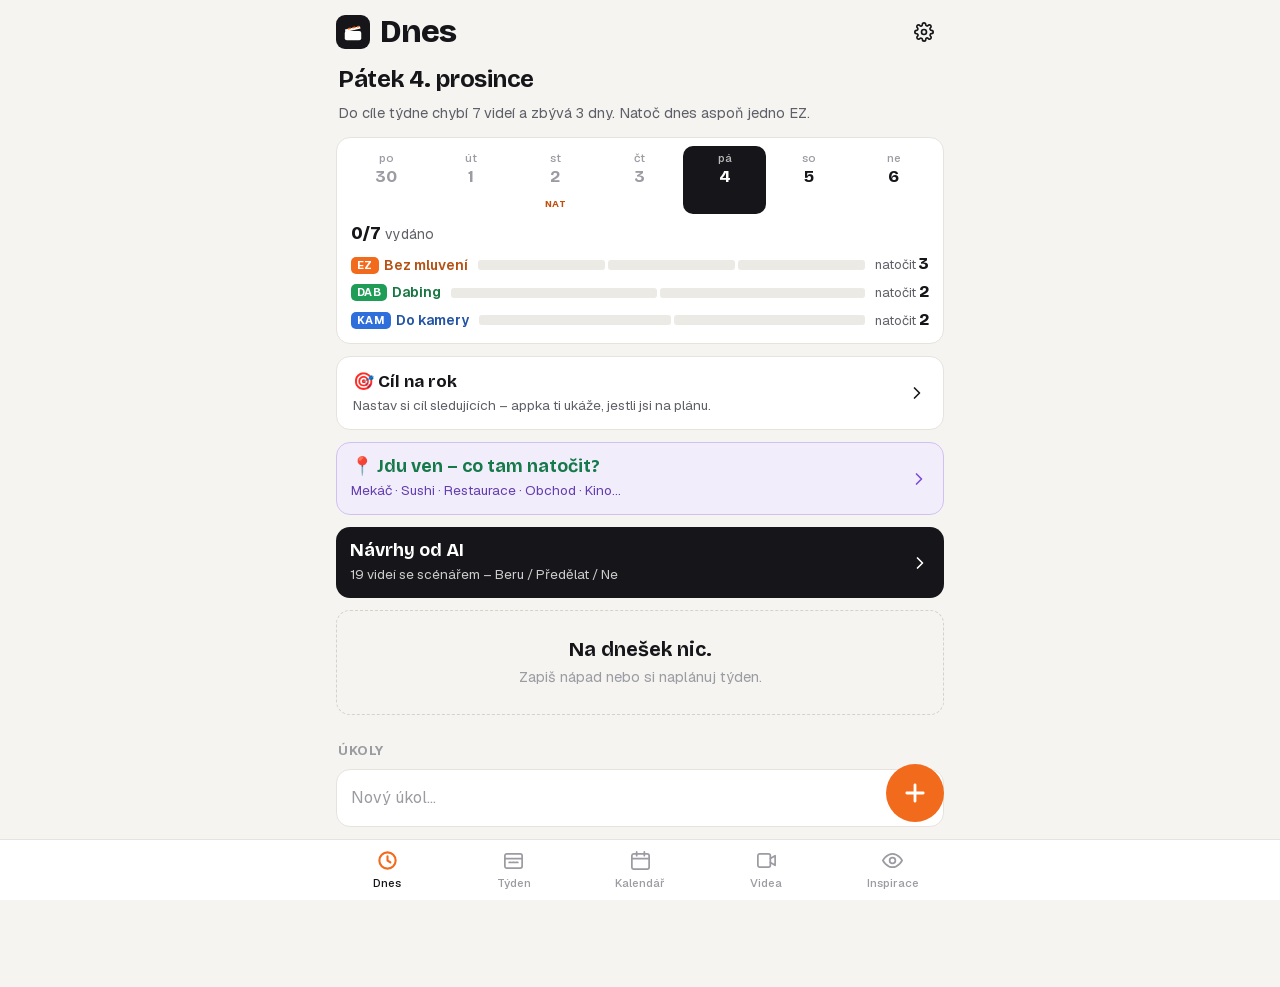
<file: studio/index.html>
<!doctype html>
<html lang="cs">
<head>
<meta charset="utf-8">
<meta name="viewport" content="width=device-width,initial-scale=1,maximum-scale=1,viewport-fit=cover">
<title>Studio</title>
<meta name="theme-color" content="#F5F4F1">
<meta name="apple-mobile-web-app-capable" content="yes">
<meta name="mobile-web-app-capable" content="yes">
<meta name="apple-mobile-web-app-status-bar-style" content="default">
<meta name="apple-mobile-web-app-title" content="Studio">
<link rel="manifest" href="manifest.webmanifest">
<link rel="apple-touch-icon" href="icons/apple-touch-icon.png">
<link rel="icon" href="icons/icon-192.png">
<link rel="preload" href="fonts/bricolage-latin.woff2" as="font" type="font/woff2" crossorigin>
<link rel="preload" href="fonts/geist-latin.woff2" as="font" type="font/woff2" crossorigin>
<style>
@font-face{font-family: 'Bricolage Grotesque'; font-style: normal; font-weight: 600 800; font-stretch: 100%; font-display: swap; src: url(fonts/bricolage-latin-ext.woff2) format('woff2'); unicode-range: U+0100-02BA, U+02BD-02C5, U+02C7-02CC, U+02CE-02D7, U+02DD-02FF, U+0304, U+0308, U+0329, U+1D00-1DBF, U+1E00-1E9F, U+1EF2-1EFF, U+2020, U+20A0-20AB, U+20AD-20C4, U+2113, U+2C60-2C7F, U+A720-A7FF;}
@font-face{font-family: 'Bricolage Grotesque'; font-style: normal; font-weight: 600 800; font-stretch: 100%; font-display: swap; src: url(fonts/bricolage-latin.woff2) format('woff2'); unicode-range: U+0000-00FF, U+0131, U+0152-0153, U+02BB-02BC, U+02C6, U+02DA, U+02DC, U+0304, U+0308, U+0329, U+2000-206F, U+20AC, U+2122, U+2191, U+2193, U+2212, U+2215, U+FEFF, U+FFFD;}
@font-face{font-family: 'Geist'; font-style: normal; font-weight: 400 700; font-display: swap; src: url(fonts/geist-latin-ext.woff2) format('woff2'); unicode-range: U+0100-02BA, U+02BD-02C5, U+02C7-02CC, U+02CE-02D7, U+02DD-02FF, U+0304, U+0308, U+0329, U+1D00-1DBF, U+1E00-1E9F, U+1EF2-1EFF, U+2020, U+20A0-20AB, U+20AD-20C4, U+2113, U+2C60-2C7F, U+A720-A7FF;}
@font-face{font-family: 'Geist'; font-style: normal; font-weight: 400 700; font-display: swap; src: url(fonts/geist-latin.woff2) format('woff2'); unicode-range: U+0000-00FF, U+0131, U+0152-0153, U+02BB-02BC, U+02C6, U+02DA, U+02DC, U+0304, U+0308, U+0329, U+2000-206F, U+20AC, U+2122, U+2191, U+2193, U+2212, U+2215, U+FEFF, U+FFFD;}
:root{
  --bg:#F5F4F1;--surf:#FFFFFF;--sunk:#ECEAE5;--line:#E6E3DD;--line2:#D6D2CA;
  --ink:#16161A;--tx2:#5E5F67;--tx3:#9B9BA2;
  --brand:#F26A1B;--brand-ink:#C24E0E;--brand-soft:#FFF0E5;
  --bad:#C2362B;
  --pub:#1F9D57;--pub-soft:#E2F4E9;--pub-ink:#157444;
  --fd:'Bricolage Grotesque',ui-sans-serif,system-ui,sans-serif;
  --fb:'Geist',ui-sans-serif,-apple-system,system-ui,sans-serif;
  --r:14px;--safe-b:env(safe-area-inset-bottom,0px);--safe-t:env(safe-area-inset-top,0px);
  color-scheme:light;
}
*{box-sizing:border-box;-webkit-tap-highlight-color:transparent;touch-action:manipulation}
[hidden]{display:none!important}
html,body{margin:0;background:var(--bg);color:var(--ink);font:16px/1.45 var(--fb);-webkit-font-smoothing:antialiased;font-feature-settings:"tnum" 0}
body{min-height:100dvh;padding-top:var(--safe-t)}
button,input,select,textarea{font:inherit;color:inherit}
button{cursor:pointer;border:0;background:none;padding:0}
a{color:var(--brand-ink)}
svg{width:20px;height:20px;fill:none;stroke:currentColor;stroke-width:2;stroke-linecap:round;stroke-linejoin:round;flex:none}
.wrap{max-width:640px;margin:0 auto;padding:0 16px}
main.wrap{padding-bottom:calc(160px + var(--safe-b))}

/* hlavička */
.top{position:sticky;top:0;z-index:5;background:var(--bg)}
.top .wrap{display:flex;align-items:center;gap:10px;height:64px}
.logo{width:34px;height:34px;border-radius:9px;background:var(--ink);display:grid;place-items:center;flex:none}
.logo svg{width:22px;height:22px;stroke:none}
.top h1{font:800 32px/1 var(--fd);letter-spacing:-.03em;margin:0;flex:1}
#topx{display:flex;gap:6px}

/* spodní lišta */
.tabs{position:fixed;left:0;right:0;bottom:0;z-index:6;background:var(--surf);border-top:1px solid var(--line);padding-bottom:var(--safe-b)}
.tabs .wrap{display:flex;padding:0 4px}
.tabs button{flex:1;display:flex;flex-direction:column;align-items:center;gap:3px;padding:9px 0 8px;font-size:11.5px;font-weight:500;color:var(--tx3)}
.tabs button svg{width:23px;height:23px;stroke-width:1.8}
.tabs button.on{color:var(--ink)}
.tabs button.on svg{color:var(--brand);stroke-width:2.2}

/* typografie */
h2{font:700 13px/1.2 var(--fb);letter-spacing:.04em;text-transform:uppercase;color:var(--tx3);margin:28px 2px 10px;display:flex;align-items:center;gap:8px}
h2 .cnt{color:var(--tx3);font-weight:500;letter-spacing:0}
.muted{color:var(--tx3);font-size:14.5px;margin:4px 2px 10px}
.hint{display:block;color:var(--tx3);font-size:13.5px;margin:6px 2px 0;text-decoration:none}
a.hint{color:var(--brand-ink)}
.hit{color:var(--brand)!important}
.late{color:var(--bad)}
.l{display:block;font-size:13px;font-weight:600;color:var(--tx2);margin:16px 2px 6px}
.date{font:700 24px/1.15 var(--fd);letter-spacing:-.02em;margin:2px 2px 16px;color:var(--ink)}

/* tlačítka */
.btn{display:inline-flex;align-items:center;justify-content:center;gap:6px;height:42px;padding:0 16px;border-radius:99px;background:var(--surf);border:1px solid var(--line2);font-size:15px;font-weight:600;white-space:nowrap;color:var(--ink)}
.btn:active{transform:scale(.98)}
.btn.sm{height:34px;padding:0 13px;font-size:14px}
.btn.pri{background:var(--brand);border-color:var(--brand);color:#fff}
.btn.full{width:100%}
.btn.big{height:52px;font-size:16.5px}
.btn.big svg{width:20px;height:20px;stroke-width:2.6}
.btn.quiet{background:none;border-color:transparent;color:var(--tx2)}
.btn.danger{color:var(--bad)}
.btn:disabled{opacity:.5}
.btn svg{width:17px;height:17px}
.ico{width:40px;height:40px;display:grid;place-items:center;border-radius:99px;color:var(--ink)}
.ico:active{background:var(--sunk)}
.ico.sm{width:30px;height:30px;color:var(--tx3)}
.ico.sm svg{width:16px;height:16px}
.btnrow{display:flex;gap:8px;flex-wrap:wrap;margin-top:12px}
.btnrow .btn{flex:1}
.btnrow.end .btn{flex:none}
.btnrow .sp{flex:1}
.btnrow input{flex:1;min-width:0}

/* formuláře */
input,textarea,select{width:100%;background:var(--surf);border:1px solid var(--line2);border-radius:12px;padding:11px 13px;font-size:16px;outline:none;-webkit-appearance:none;appearance:none}
input:focus,textarea:focus,select:focus{border-color:var(--ink)}
textarea{resize:none;line-height:1.45;display:block}
input::placeholder,textarea::placeholder{color:var(--tx3)}
.modal input+input,.modal input+textarea,.modal textarea+input{margin-top:8px}
.g2{display:grid;grid-template-columns:1fr 1fr;gap:8px;margin-top:8px}
.g2 input{margin:0!important}

/* seznamy */
.list{background:var(--surf);border:1px solid var(--line);border-radius:var(--r);overflow:hidden}
.row{display:flex;align-items:center;gap:12px;padding:12px 14px;border-top:1px solid var(--line);min-height:56px}
.list>.row:first-child,.list>:first-child{border-top:0}
.row .rt{flex:1;min-width:0}
.row .rt b{display:block;font-weight:600;font-size:16px;line-height:1.3;overflow-wrap:anywhere}
.row .rt small{display:block;color:var(--tx3);font-size:13.5px;margin-top:2px;overflow:hidden;text-overflow:ellipsis;white-space:nowrap}
.row .rt span{display:block}
.row .btns{display:flex;gap:6px;flex:none}
.row[data-open],.row[data-pick],.row[data-rb]{cursor:pointer}
.row .lbl{display:block;font-size:12px;font-weight:700;letter-spacing:.03em;text-transform:uppercase;color:var(--tx3);margin-bottom:1px}
.row.k-late .lbl{color:var(--bad)}
.row.k-pub .lbl,.row .lbl:not(.s):not(.t){}
.row.k-pub .lbl,.row .lbl.p{color:var(--pub-ink)}
.row.k-shoot .lbl,.row .lbl.s{color:var(--tx2)}
.row .lbl.t{color:var(--ink)}
.row.isdone .rt b{color:var(--tx3);text-decoration:line-through}
.row.add{padding:4px 6px}
.row.add input{border:0;padding:10px 8px}
.row.task{gap:10px}
.row.task .rt span{font-size:16px}
.tick{width:26px;height:26px;border-radius:50%;border:1.6px solid var(--line2);display:grid;place-items:center;flex:none;color:transparent}
.tick svg{width:15px;height:15px;stroke-width:3}
.row.task.done .tick{background:var(--brand);border-color:var(--brand);color:#fff}
.row.task.done .rt span{color:var(--tx3);text-decoration:line-through}
.okm{color:var(--brand);display:grid;place-items:center;width:34px}
.dot{width:9px;height:9px;border-radius:50%;flex:none;background:var(--line2)}
.dot.s-idea{background:var(--line2)}
.dot.s-script{background:none;box-shadow:inset 0 0 0 2px var(--ink)}
.dot.s-shot{background:none;box-shadow:inset 0 0 0 2.5px var(--brand)}
.dot.s-done{background:var(--brand)}
h2 .dot{width:8px;height:8px}
.num{text-align:right;flex:none}
.num b{display:block;font:800 21px/1.05 var(--fd);letter-spacing:-.02em}
.num small{display:block;color:var(--tx3);font-size:12px;margin-top:2px}

/* dnes */
.term{display:flex;align-items:baseline;gap:10px;padding:12px 14px;border-radius:var(--r);background:var(--ink);color:#fff;margin-bottom:12px}
.term b{font:700 18px/1.2 var(--fd);flex:1}
.term span{color:#FFB98F;font-weight:600;font-size:15px}
.shootday{display:flex;align-items:center;width:100%;text-align:left;gap:10px;padding:13px 14px;border-radius:var(--r);background:var(--brand-soft);border:1px solid #F8CFB3;margin-bottom:12px;color:var(--brand-ink)}
.shootday span{flex:1}.shootday b{display:block;font:700 18px/1.2 var(--fd)}.shootday small{color:var(--brand-ink);opacity:.8;font-size:13.5px}
.calm{padding:26px 16px;text-align:center;border:1px dashed var(--line2);border-radius:var(--r)}
.calm b{display:block;font:700 20px/1.2 var(--fd);margin-bottom:4px}
.calm span{color:var(--tx3);font-size:14.5px}
.quick{margin-top:20px}
.quick.top{margin:0 0 12px}
.quick input{height:50px;border-radius:99px;padding:0 20px;background:var(--surf)}

/* týden */
.wknav{display:flex;align-items:center;gap:6px;margin:0 -6px 10px}
.wknav b{flex:1;font:700 20px/1.2 var(--fd);letter-spacing:-.01em;padding-left:2px}
.modal .wknav b{font-size:17px}
.counter{padding:2px 2px 14px}
.counter .big{display:flex;align-items:baseline;gap:8px}
.counter .big b{font:800 48px/1 var(--fd);letter-spacing:-.04em}
.counter .big span{color:var(--tx2);font-size:15px}
.cchips{display:flex;flex-wrap:wrap;gap:6px;margin-top:10px}
.cchips span{font-size:13.5px;padding:5px 11px;border-radius:99px;background:var(--surf);border:1px solid var(--line);color:var(--tx2)}
.cchips span b{color:var(--ink);font-weight:700}
.cchips span.full{background:var(--brand-soft);border-color:#F8CFB3;color:var(--brand-ink)}
.cchips span.full b{color:var(--brand-ink)}
.seg{display:flex;background:var(--sunk);border-radius:99px;padding:3px;margin-bottom:14px}
.seg button{flex:1;height:36px;border-radius:99px;font-size:14.5px;font-weight:600;color:var(--tx2)}
.seg button.on{background:var(--surf);color:var(--ink);box-shadow:0 0 0 1px var(--line)}
.pool{margin-bottom:14px}
.pool small{display:block;color:var(--tx3);font-size:13px;margin:0 2px 6px}
.pool div{display:flex;gap:6px;overflow-x:auto;scrollbar-width:none;margin:0 -16px;padding:0 16px}
.pool div::-webkit-scrollbar{display:none}
.pchip{flex:none;height:34px;padding:0 13px;border-radius:99px;background:var(--surf);border:1px dashed var(--line2);font-size:14px;font-weight:500;max-width:220px;overflow:hidden;text-overflow:ellipsis;white-space:nowrap}
.wlist{background:var(--surf);border:1px solid var(--line);border-radius:var(--r);overflow:hidden}
.wd{padding:12px 14px 10px;border-top:1px solid var(--line)}
.wd:first-child{border-top:0}
.wd.tod{background:#FFFAF6}
.wd.past{opacity:.6}
.wdh{display:flex;align-items:baseline;flex-wrap:wrap;gap:4px 8px;margin-bottom:6px}
.wdh b{font:700 17px/1.2 var(--fd)}
.wd.tod .wdh b{color:var(--brand)}
.wdh span{color:var(--tx3);font-size:13.5px}
.wdh em{font-style:normal;font-size:12px;font-weight:600;color:var(--brand-ink);background:var(--brand-soft);padding:1px 7px;border-radius:99px}
.wdh i{font-style:normal;font-size:12px;font-weight:600;color:#fff;background:var(--ink);padding:1px 7px;border-radius:99px}
.slot{display:flex;align-items:flex-start;gap:8px;padding:3px 0}
.sl{width:58px;flex:none;font-size:12.5px;font-weight:600;color:var(--tx3);padding-top:8px}
.sv{flex:1;min-width:0;display:flex;flex-wrap:wrap;gap:5px;align-items:center}
.vchip{display:inline-flex;align-items:center;gap:2px;max-width:100%;padding:5px 4px 5px 11px;border-radius:99px;background:var(--sunk);font-size:14px;font-weight:500;cursor:pointer}
.vchip>button{display:grid;place-items:center;width:22px;height:22px;color:var(--tx3)}
.vchip>button svg{width:13px;height:13px}
.vchip.k-date{--cc:var(--pub);background:color-mix(in srgb,var(--cc) 15%,#fff);color:color-mix(in srgb,var(--cc) 72%,#000)}
.vchip.k-date.s-done{background:var(--cc);color:#fff}
.vchip.k-date.s-done>button{color:#ffffffb0}
.vchip.k-shoot{background:var(--sunk);color:var(--tx2)}
.vchip.k-shoot.s-shot,.vchip.k-shoot.s-done{text-decoration:line-through;color:var(--tx3)}
.row.day .rt .vchip{padding-right:11px;margin:2px 4px 2px 0}
.slin{flex:1;min-width:90px;border:0;background:none;padding:6px 4px;font-size:15px;border-radius:8px}
.slin.act,.slin:focus{background:var(--brand-soft)}
.row.day{align-items:flex-start}
.row.day .dl{width:34px;flex:none;padding-top:3px}
.row.day .dl b{display:block;font:700 16px/1.1 var(--fd)}
.row.day .dl small{color:var(--tx3);font-size:12.5px}
.row.day.tod .dl b{color:var(--brand)}
.row.day .rt{display:flex;flex-wrap:wrap;align-items:center}
.row.day .rt>small{color:var(--tx3)}
.tchip{font-size:12.5px;font-weight:600;color:#fff;background:var(--ink);padding:3px 9px;border-radius:99px;margin:2px 4px 2px 0}
.shline{display:block;width:100%;text-align:left;font-size:13.5px;color:var(--tx2);padding:4px 0;white-space:nowrap;overflow:hidden;text-overflow:ellipsis}
.claude{display:flex;gap:8px;margin-top:22px}
.claude .btn{flex:1}

/* kalendář */
.mgrid{background:var(--surf);border:1px solid var(--line);border-radius:var(--r);overflow:hidden}
.mhead{display:grid;grid-template-columns:repeat(7,1fr);border-bottom:1px solid var(--line)}
.mhead span{text-align:center;font-size:12px;font-weight:600;color:var(--tx3);padding:7px 0}
.mcells{display:grid;grid-template-columns:repeat(7,1fr)}
.mc{min-height:76px;border-right:1px solid var(--line);border-bottom:1px solid var(--line);padding:4px 3px;display:flex;flex-direction:column;gap:2px;align-items:stretch;text-align:left;overflow:hidden}
.mc:nth-child(7n){border-right:0}
.mc .dn_{font-size:13px;font-weight:600;padding:1px 3px;align-self:flex-start;border-radius:6px}
.mc.out{background:#FAF9F7}
.mc.out .dn_{color:var(--tx3)}
.mc.today .dn_{background:var(--brand);color:#fff}
.mc.sel{box-shadow:inset 0 0 0 2px var(--ink)}
.c{display:block;font-size:10.5px;line-height:1.25;padding:1px 4px;border-radius:4px;white-space:nowrap;overflow:hidden;text-overflow:ellipsis}
.c.k-pub{--cc:var(--pub);background:color-mix(in srgb,var(--cc) 16%,#fff);color:color-mix(in srgb,var(--cc) 72%,#000);box-shadow:inset 2px 0 0 var(--cc)}
.c.k-pub.dn{background:var(--cc);color:#fff;opacity:1;text-decoration:none}
.c.k-shoot{background:var(--sunk);color:var(--tx2)}
.c.k-edit{background:#EFE9FB;color:#5B3BB0}.c.k-edit.dn,.c.k-shoot.dn{text-decoration:line-through;opacity:.6}
.semj,.row .rt .semj{display:inline;margin-right:6px}
.vtabs{display:flex;gap:6px;overflow-x:auto;margin:12px -16px 2px;padding:2px 16px;scrollbar-width:none}.vtabs::-webkit-scrollbar{display:none}
.vtabs button{flex:none;display:flex;align-items:center;gap:5px;height:40px;padding:0 13px;border-radius:99px;border:1px solid var(--line);background:var(--surf);font-weight:600;font-size:14.5px;color:var(--ink)}
.vtabs button b{font-weight:700;color:var(--tx3)}.vtabs button.on{background:var(--ink);color:#fff;border-color:var(--ink)}.vtabs button.on b{color:#fff;opacity:.7}
.row.vid .btn.sm{flex:none;align-self:center;margin-left:8px}
.fstock{display:block;font-size:12.5px;font-weight:500;color:var(--tx3);margin-top:2px}
.evtips .rt small{white-space:normal}
.strz{background:#F3EEFC}
details.dgrp{background:var(--surf);border:1px solid var(--line);border-radius:var(--r);margin:0 0 10px;padding:0 14px}
details.dgrp>summary{list-style:none;display:flex;align-items:center;gap:10px;padding:13px 0;cursor:pointer}
details.dgrp>summary::-webkit-details-marker{display:none}
details.dgrp>summary>span{flex:1;min-width:0}details.dgrp>summary b{display:block;font:700 16px/1.3 var(--fd)}
details.dgrp>summary b em{font-style:normal;color:var(--tx3);font-weight:700;margin-left:4px}
details.dgrp>summary small{display:block;color:var(--tx3);font-size:13px;margin-top:2px;white-space:nowrap;overflow:hidden;text-overflow:ellipsis}
details.dgrp .chev{font-style:normal;font-size:22px;color:var(--tx3);transition:transform .15s}details.dgrp[open] .chev{transform:rotate(90deg)}
details.dgrp>.list{margin:0 -14px 0;border-radius:0;border-left:0;border-right:0;border-bottom:0}
details.dgrp[open]{padding-bottom:0}
details.daily{background:#FFF4EC;border-color:#FAD9C2}details.daily>p{margin:0 0 10px;color:var(--tx2)}details.daily .btnrow{padding-bottom:12px}
details.daily small{color:#C2410C;font-weight:700;letter-spacing:.03em;text-transform:uppercase;font-size:11.5px}
.spotb{background:#EEF6F1}.spotb b{color:#16794A}
.goalc{display:flex;width:100%;text-align:left;padding:14px 16px;border-radius:var(--r);background:var(--surf);border:1px solid var(--line);margin:0 0 12px;align-items:center}
.goalc>span{flex:1;display:block}.goalc b{display:block;font:700 17px/1.3 var(--fd)}.goalc small{display:block;font-size:13.5px;color:var(--tx2);margin-top:3px}
.goalc.ok small{color:#16794A}.goalc.behind small{color:#C2410C}.goalc u{text-decoration:underline}
.gbar{display:block;position:relative;height:8px;border-radius:99px;background:var(--sunk);margin-top:10px}
.gbar>i{display:block;height:100%;border-radius:99px;background:var(--acc,#F26A1B)}.gbar em{position:absolute;top:-3px;width:2px;height:14px;background:var(--ink);opacity:.5}.strz b{color:#5B3BB0}
.c.k-term{background:var(--ink);color:#fff}
.c.dn{opacity:.45;text-decoration:line-through}
.more{font-size:10.5px;color:var(--tx3);padding-left:4px}
.modal .mc{min-height:46px}
.legend{display:flex;gap:6px;margin:10px 2px 0}
.legend .c{font-size:12px;padding:2px 8px}
.daypanel{margin-top:6px}
.daypanel h2{text-transform:none;letter-spacing:-.01em;font:700 20px/1.2 var(--fd);color:var(--ink)}

/* filtry */
.fchips{display:flex;gap:6px;overflow-x:auto;scrollbar-width:none;margin:0 -16px 12px;padding:2px 16px}
.fchips::-webkit-scrollbar{display:none}
.fchips button{flex:none;height:36px;padding:0 14px;border-radius:99px;background:var(--surf);border:1px solid var(--line2);font-size:14.5px;font-weight:600;color:var(--tx2)}
.fchips button.on{background:var(--ink);border-color:var(--ink);color:#fff}
.fchips button.add{border-style:dashed;color:var(--tx3)}
.fchips.wrapc{flex-wrap:wrap;overflow:visible;margin:0 0 4px;padding:0}

/* panely */
.panel{background:var(--surf);border:1px solid var(--line);border-radius:var(--r);padding:14px}
.panel p{margin:0 0 10px;color:var(--tx2);font-size:14.5px;line-height:1.5}
.panel .l:first-child{margin-top:0}
.tags{display:flex;flex-wrap:wrap;gap:5px;margin-bottom:12px}
.tags span{font-size:13px;font-weight:600;padding:4px 10px;border-radius:99px;background:var(--brand-soft);color:var(--brand-ink)}
.learn{border:1px solid var(--ink);border-radius:var(--r);padding:12px 14px;margin-top:12px}
.learn .lh{display:flex;align-items:baseline;gap:8px;margin-bottom:6px}
.learn .lh b{font:700 18px/1.2 var(--fd)}
.learn .lh small{color:var(--tx3);font-size:13px}
.learn .lr{display:flex;flex-wrap:wrap;align-items:center;gap:5px;margin-top:6px}
.learn .lr span{font-size:13px;color:var(--tx3);width:70px}
.learn .lr i{font-style:normal;font-size:13.5px;padding:3px 9px;border-radius:99px;background:var(--sunk)}
.learn .lr i b{color:var(--brand)}
.creator{background:var(--surf);border:1px solid var(--line);border-radius:var(--r);margin-bottom:10px;overflow:hidden}
.creator .ch{display:flex;align-items:center;gap:10px;padding:12px 14px;cursor:pointer}
.creator .ch .rt{flex:1;min-width:0}
.creator .ch b{font:700 18px/1.2 var(--fd)}
.creator .ch small{display:block;color:var(--tx3);font-size:13.5px}
.creator .row.rb{min-height:50px;padding:10px 14px}
.creator .row.rb .rt span{font-size:15px;white-space:nowrap;overflow:hidden;text-overflow:ellipsis}
.creator>.btn{margin:4px 6px 8px}
.ratio{flex:none;min-width:52px;text-align:center;font:800 16px/1 var(--fd);padding:7px 6px;border-radius:9px;background:var(--sunk);color:var(--tx2)}
.ratio.hit{background:var(--brand);color:#fff!important}
.bignum{display:flex;align-items:center;gap:14px;padding:20px 4px 4px}
.bignum b{font:800 60px/1 var(--fd);letter-spacing:-.04em}
.bignum span{color:var(--tx2);font-size:14.5px;line-height:1.4}

/* nastavení */
.schr{display:flex;align-items:center;gap:8px;margin-bottom:8px}
.schr input{flex:1;min-width:0}
.stepper{display:flex;align-items:center;border:1px solid var(--line2);border-radius:99px;height:42px}
.stepper button{width:36px;height:40px;font-size:19px;color:var(--tx2)}
.stepper b{min-width:30px;text-align:center;font:700 16px var(--fd)}
.olist{padding-left:20px;margin:0 0 12px;color:var(--tx2);font-size:14.5px}
.olist li{margin-bottom:6px}
code{font-size:13px;background:var(--sunk);padding:1px 5px;border-radius:5px}

/* detail videa */
.sheet{position:fixed;inset:0;z-index:20;background:var(--bg);overflow-y:auto;-webkit-overflow-scrolling:touch;padding-top:var(--safe-t);animation:up .18s ease-out}
@keyframes up{from{transform:translateY(16px);opacity:.4}}
.sheet .bar{position:sticky;top:0;z-index:3;background:var(--bg)}
.sheet .bar .wrap{display:flex;align-items:center;gap:4px;height:56px}
.saved{font-size:13px;color:var(--tx3);margin-right:auto;margin-left:4px}
.ed{padding-bottom:calc(120px + var(--safe-b))}
textarea.ttl{border:0;background:none;padding:2px 0;font:800 30px/1.12 var(--fd);letter-spacing:-.025em;border-radius:0}
.steps{display:flex;gap:4px;margin:14px 0 12px}
.steps button{flex:1;display:flex;flex-direction:column;align-items:center;gap:5px;font-size:12.5px;font-weight:600;color:var(--tx3);padding:4px 0}
.steps button span{width:30px;height:30px;border-radius:50%;border:1.6px solid var(--line2);display:grid;place-items:center;font:700 13px var(--fd);color:var(--tx3);background:var(--surf)}
.steps button span svg{width:15px;height:15px;stroke-width:3}
.steps button.on{color:var(--ink)}
.steps button.on span{background:var(--brand);border-color:var(--brand);color:#fff}
.steps button.cur span{box-shadow:0 0 0 3px var(--brand-soft)}
.ed .fld{margin-top:10px}
.ed h2{margin-top:26px}
.part{background:var(--surf);border:1px solid var(--line);border-radius:var(--r);padding:6px 14px 10px;margin-bottom:8px}
.part .ph{display:flex;align-items:center;justify-content:space-between;font-size:12.5px;font-weight:700;color:var(--tx3);padding-top:4px}
.part .pmv{display:flex;gap:2px}
.part.moved{animation:moved .7s ease}
@keyframes moved{0%{background:#FFF1E6}100%{background:transparent}}
.part .ph input{border:0;padding:4px 0;font-weight:700;font-size:15px;color:var(--ink)}
.part textarea,.part input{border:0;padding:6px 0;border-radius:0;font-size:16.5px}
.part textarea.see{font-size:15px;color:var(--tx2);border-top:1px dashed var(--line);padding-top:7px}
.hl{display:block;font-size:11.5px;font-weight:700;letter-spacing:.04em;text-transform:uppercase;color:var(--tx3);margin-top:8px}
.h3c{display:inline-flex;gap:4px;margin-left:auto;text-transform:none;letter-spacing:0}
.h3c i{font-style:normal;font-size:11.5px;font-weight:600;padding:2px 8px;border-radius:99px;background:var(--sunk);color:var(--tx3)}
.h3c i.ok{background:var(--brand-soft);color:var(--brand-ink)}
.dbtn{display:flex;flex-direction:column;align-items:flex-start;padding:10px 14px;border-radius:var(--r);background:var(--surf);border:1px solid var(--line);text-align:left}
.dbtn small{font-size:12.5px;color:var(--tx3);font-weight:600}
.dbtn b{font:700 17px/1.3 var(--fd);color:var(--tx3)}
.dbtn.set b{color:var(--ink)}
.chk{display:flex;align-items:center;gap:10px;margin:22px 2px 0;font-size:15px;color:var(--tx2)}
.chk input{width:20px;height:20px;accent-color:var(--brand);-webkit-appearance:auto;appearance:auto;flex:none}
.resbox .l{margin-top:10px}
textarea.notes{min-height:60px}
.foot{position:fixed;left:0;right:0;bottom:0;z-index:4;display:flex;align-items:center;gap:8px;padding:10px 16px calc(10px + var(--safe-b));background:var(--surf);border-top:1px solid var(--line);max-width:640px;margin:0 auto}
.foot .info{flex:1;font-size:13.5px;color:var(--tx2)}
.foot .info b{font:700 16px var(--fd);color:var(--ink)}

/* modal */
.modal{position:fixed;inset:0;z-index:40;background:#16161A59;display:flex;align-items:flex-end;justify-content:center;animation:fade .15s}
@keyframes fade{from{opacity:0}}
.modal .box{background:var(--bg);width:100%;max-width:560px;max-height:88dvh;overflow-y:auto;border-radius:20px 20px 0 0;padding:20px 16px calc(14px + var(--safe-b))}
.modal .box h3{margin:0 0 8px;font:800 24px/1.15 var(--fd);letter-spacing:-.02em}
.modal .muted{margin-top:-2px}
.modal .part{margin-bottom:0}
.numset .l{margin-top:12px}

/* toast */
#toast{position:fixed;left:50%;bottom:calc(88px + var(--safe-b));transform:translate(-50%,20px);background:var(--ink);color:#fff;padding:10px 16px;border-radius:99px;font-size:14.5px;font-weight:500;opacity:0;pointer-events:none;transition:.2s;z-index:60;max-width:90vw;text-align:center}
#toast.show{opacity:1;transform:translate(-50%,0)}

/* čtečka */
#prompter{position:fixed;inset:0;z-index:50;background:#0B0B0D;color:#F5F4F1}
#prompter .scroll{position:absolute;inset:0;overflow-y:auto;scrollbar-width:none}
#prompter .scroll::-webkit-scrollbar{display:none}
#prompter .txt{padding:45vh 7vw 80vh;font-weight:600;line-height:1.45;white-space:pre-wrap;word-break:break-word;font-family:var(--fb)}
#prompter .txt .sec{color:#FFB98F;font-size:.4em;display:block;margin:1.4em 0 .3em;font-weight:600}
#prompter.mirror .txt{transform:scaleX(-1)}
#prompter .guide{position:absolute;left:0;right:0;top:38vh;height:1px;background:#F26A1B80;pointer-events:none}
#prompter .ctl{position:absolute;left:0;right:0;bottom:0;padding:12px 14px calc(12px + var(--safe-b));background:#0B0B0Df0;border-top:1px solid #222;display:flex;gap:8px;align-items:center;flex-wrap:wrap;justify-content:center;transition:opacity .3s}
#prompter.playing .ctl{opacity:.1}
#prompter .ctl .btn{background:#1C1C20;border-color:#2C2C32;color:#fff}
#prompter .ctl .btn.pri{background:var(--brand);border-color:var(--brand)}
#prompter .ctl label{font-size:12.5px;color:#999;display:flex;align-items:center;gap:6px}
#prompter .ctl input[type=range]{width:110px;padding:0;accent-color:var(--brand);background:none;border:0;-webkit-appearance:auto;appearance:auto}
#prompter .close{position:absolute;top:calc(10px + var(--safe-t));right:12px;z-index:2;color:#fff;background:#1C1C20}

@media (min-width:700px){
  .mc{min-height:92px}
  .c{font-size:11.5px}
}

/* týden na Dnes */
.wpanel{background:var(--surf);border:1px solid var(--line);border-radius:var(--r);padding:8px 8px 10px;margin-bottom:12px;cursor:pointer}
.wstrip{display:grid;grid-template-columns:repeat(7,1fr);gap:2px}
.wsd_{display:flex;flex-direction:column;align-items:center;gap:1px;padding:4px 0;border-radius:10px}
.wsd_ small{font-size:11.5px;color:var(--tx3);font-weight:500}
.wsd_ b{font:700 17px/1.2 var(--fd)}
.wsd_.tod{background:var(--ink);color:#fff}
.wsd_.tod small{color:#bbb}
.wsd_.past b{color:var(--tx3)}
.wsd_ span{display:flex;gap:3px;height:7px;align-items:center}
.wsd_ i{width:6px;height:6px;border-radius:50%}
.wsd_ i.p{--cc:var(--pub);box-shadow:inset 0 0 0 1.5px var(--cc)}
.wsd_ i.p.ok{background:var(--cc);box-shadow:none}
.wsd_ i.s{background:var(--tx3)}
.wsd_.tod i.s{background:#aaa}
.wline{font-size:14px;color:var(--tx2);padding:8px 6px 0;line-height:1.4}
.wline b{font:800 18px var(--fd);color:var(--ink)}
.wline .z{color:var(--brand-ink);font-weight:600}
.shootday.plan{background:var(--surf);border-color:var(--ink);color:var(--ink)}
.shootday.plan small{color:var(--tx2)}
/* checklisty v detailu */
.chkb{margin-top:12px;background:var(--surf);border:1px solid var(--line);border-radius:var(--r);overflow:hidden}
.chkb .list{border:0;border-top:1px solid var(--line);border-radius:0}
.chkhead{display:flex;align-items:center;gap:10px;width:100%;padding:12px 14px;text-align:left}
.chkhead b{flex:1;font-weight:600}
.chkhead span{font:800 16px var(--fd);color:var(--brand)}
.chkb.full .chkhead span{color:var(--tx3)}
.chev{display:grid;color:var(--tx3);transition:transform .15s}
.chev svg{width:16px;height:16px}
.chev.o{transform:rotate(90deg)}
.row.task.on .tick{background:var(--brand);border-color:var(--brand);color:#fff}
h2 .btn{text-transform:none;letter-spacing:0}
.row.hk{align-items:flex-start;cursor:pointer}
.row.hk .rt span{font-size:15px;margin-bottom:3px}
.row.hk em{font-style:normal;font-size:11px;font-weight:700;text-transform:uppercase;letter-spacing:.04em;color:var(--tx3);margin-right:4px}
#hbank{margin:0 0 4px}
a.btn{text-decoration:none}

/* rychle zapsat */
.fab{position:fixed;right:max(16px,calc(50% - 304px));bottom:calc(78px + var(--safe-b));z-index:7;width:58px;height:58px;border-radius:50%;background:var(--brand);color:#fff;display:grid;place-items:center}
.fab svg{width:28px;height:28px;stroke-width:2.4}
.fab:active{transform:scale(.94)}
.capin{display:flex;gap:8px;margin-top:2px}
.capin input{flex:1;min-width:0;height:50px}
.capin .btn{height:50px}
#cm{margin:6px 0 10px}
.row .chev{color:var(--tx3);display:grid}
.row .chev svg{width:16px;height:16px}
.stack .btn{width:100%}
.nosel button{-webkit-user-select:none;user-select:none;-webkit-touch-callout:none}
#cbtns{margin-top:12px}

/* typy dnů */
:root{--ty-shoot:#C24E0E;--ty-edit:#2F6FDB;--ty-write:#8B5CF6;--ty-plan:#0E9AA7;--ty-off:#8A8A90}
.ty-shoot{--tc:var(--ty-shoot)}.ty-edit{--tc:var(--ty-edit)}.ty-write{--tc:var(--ty-write)}.ty-plan{--tc:var(--ty-plan)}.ty-off{--tc:var(--ty-off)}
em.ty{font-style:normal;font-size:12px;font-weight:700;padding:2px 8px;border-radius:99px;color:var(--tc);background:color-mix(in srgb,var(--tc) 12%,#fff);margin-right:4px}
.wdh em.ty{margin:0}
.dtypes{margin-bottom:10px}
.dtypes button{color:var(--tc);border-color:color-mix(in srgb,var(--tc) 35%,#fff)}
.dtypes button.on{background:var(--tc);border-color:var(--tc);color:#fff}
.daybox{background:var(--surf);border:1px solid var(--line);border-left:4px solid var(--tc);border-radius:var(--r);padding:12px 14px;margin-bottom:12px}
.daybox>b{display:block;font:700 18px/1.2 var(--fd);color:var(--tc)}
.daybox>small{display:block;color:var(--tx2);font-size:13.5px;margin:2px 0 0}
.daybox .list{margin-top:10px;border-radius:12px}
.wsd_ u{display:block;height:13px;font-size:9.5px;font-weight:700;text-decoration:none;color:var(--tc,transparent);text-transform:uppercase;letter-spacing:.02em}
.wsd_.tod u{color:#fff}
.wline.ahead{padding-top:4px;color:var(--tx2)}

/* kategorie */
.cats{display:grid;gap:7px;padding:10px 6px 2px}
.counter .cats{padding:12px 0 0}
.catrow{display:grid;grid-template-columns:minmax(70px,auto) 1fr auto;align-items:center;gap:10px}
.catrow .cn{font-size:14px;font-weight:600;color:color-mix(in srgb,var(--cc) 75%,#000);white-space:nowrap;overflow:hidden;text-overflow:ellipsis;max-width:130px}
.catrow .bars{display:flex;gap:3px}
.catrow .bars i{flex:1;height:10px;border-radius:3px;background:var(--sunk)}
.catrow .bars i.p{background:none;box-shadow:inset 0 0 0 1.5px var(--cc)}
.catrow .bars i.r{background:color-mix(in srgb,var(--cc) 45%,#fff)}
.catrow .bars i.d{background:var(--cc)}
.catrow .cx{font-size:13px;color:var(--tx2);white-space:nowrap}
.catrow .cx b{font:800 16px var(--fd);color:var(--ink)}
.catrow .cx.ok{color:var(--tx3)}
.counter .big b small{font-size:22px;color:var(--tx3);font-weight:700}
.catchips button{display:inline-flex;align-items:center;gap:6px}
.catchips button i{width:9px;height:9px;border-radius:50%;background:var(--cc)}
.catchips button.on{background:var(--cc);border-color:var(--cc);color:#fff}
.catchips button.on i{background:#fff}
.catchips button.add i{display:none}
.row.vid{padding-left:0;gap:10px}
.cbar{width:4px;align-self:stretch;border-radius:0 3px 3px 0;background:var(--cc);flex:none;margin:-12px 0}
.row.vid .cn{font-weight:600}
.pchip i{display:inline-block;width:8px;height:8px;border-radius:50%;margin-right:5px;vertical-align:1px}
.schr .sw{width:34px;height:34px;border-radius:50%;flex:none;border:2px solid #fff;box-shadow:0 0 0 1px var(--line2)}
.swatches{display:flex;gap:8px;flex-wrap:wrap}
.swatches button{width:34px;height:34px;border-radius:50%;border:3px solid #fff;box-shadow:0 0 0 1px var(--line2)}
.swatches button.on{box-shadow:0 0 0 2px var(--ink)}
.wpl{display:flex;align-items:center;gap:10px;margin-top:8px}
.wpl b{width:80px;font-weight:600;font-size:15px}
.wpl select{flex:1;padding:9px 12px}

/* velký kalendář */
body.wide main.wrap,body.wide .top .wrap{max-width:1100px}
.mgrid.big{margin:0 -16px;border-radius:0;border-left:0;border-right:0}
.mgrid.big .mc{min-height:104px;padding:4px 3px 5px;gap:3px}
.mgrid.big .c{white-space:normal;display:-webkit-box;-webkit-line-clamp:2;-webkit-box-orient:vertical;font-size:11px;line-height:1.25;padding:2px 4px;word-break:break-word}
.mc .dh{display:flex;align-items:center;justify-content:space-between;gap:2px;width:100%}
.mc .dh em{font-style:normal;font-size:9.5px;font-weight:700;text-transform:uppercase;color:var(--tc);letter-spacing:.02em}
.mc[class*="ty-"]{background:color-mix(in srgb,var(--tc) 6%,#fff)}
.mc.out[class*="ty-"]{background:#FAF9F7}
.mgrid.pick .mc{min-height:52px;align-items:center}
.mgrid.pick .mc .dh{justify-content:center;flex-direction:column}
.dots{display:flex;flex-wrap:wrap;justify-content:center;gap:2px;max-width:40px}
.dots i,.legend .lg i{width:7px;height:7px;border-radius:50%;display:inline-block}
.dots i.sh,.legend .lg i.sh{background:var(--tx3)}
.dots i.tm,.legend .lg i.tm{background:var(--ink)}
.legend{flex-wrap:wrap;gap:6px 12px;align-items:center}
.legend .lg{display:inline-flex;align-items:center;gap:5px;font-size:12.5px;color:var(--tx2)}
.legend .lg i{width:9px;height:9px}
@media (min-width:700px){
  .mgrid.big{margin:0;border-radius:var(--r);border-left:1px solid var(--line);border-right:1px solid var(--line)}
  .mgrid.big .mc{min-height:130px}
  .mgrid.big .c{font-size:12px}
}
/* výběr dne */
.list.pk{max-height:52dvh;overflow-y:auto}
.row.pkd{width:100%;text-align:left;align-items:flex-start;min-height:52px;padding:10px 12px}
.row.pkd .dl{width:58px;flex:none}
.row.pkd .dl b{display:block;font:700 15px/1.1 var(--fd)}
.row.pkd .dl small{color:var(--tx3);font-size:12px}
.row.pkd .rt{display:flex;flex-wrap:wrap;gap:4px;align-items:center}
.row.pkd .rt .vchip{padding:3px 9px;font-size:13px;cursor:inherit}
.row.pkd .rt>small{color:var(--tx3)}
.row.pkd.sel{background:var(--brand-soft)}
.row.pkd.hint2 .dl b{color:var(--ty-shoot)}
.row.vid .rt small .cn{display:inline}

/* zkratky kategorií */
.ab{display:inline-block;font:800 11px/1 var(--fb);letter-spacing:.03em;padding:3px 6px;border-radius:5px;background:var(--cc);color:#fff;vertical-align:1px}
.ab0{font-weight:800;font-size:.8em;letter-spacing:.03em;margin-right:5px;opacity:.85}
.vchip.k-date.s-done .ab0{opacity:1}
.c b{font-weight:800;font-size:.9em}
.catrow .cn .ab{margin-right:2px}
.abin{width:64px!important;flex:none!important;text-transform:uppercase;text-align:center;padding:11px 6px}
/* sloty */
.sgrid{background:var(--surf);border:1px solid var(--line);border-radius:var(--r);overflow:hidden}
.sgh,.sgr{display:grid;grid-template-columns:44px repeat(3,1fr);gap:6px;align-items:stretch;padding:6px 8px}
.sgh{padding-top:9px;padding-bottom:2px}
.sgh span{font-size:12px;font-weight:600;color:var(--tx3);text-align:center}
.sgr{border-top:1px solid var(--line)}
.sgh+.sgr{border-top:0}
.sgr.tod{background:#FFFAF6}
.sgr.past{opacity:.55}
.sgr .sd{display:flex;flex-direction:column;justify-content:center}
.sgr .sd b{font:700 15px/1.1 var(--fd)}
.sgr .sd small{font-size:12px;color:var(--tx3)}
.sgr.tod .sd b{color:var(--brand)}
.sc{min-height:52px;border-radius:10px;border:1.5px dashed var(--line2);display:flex;flex-direction:column;align-items:center;justify-content:center;gap:2px;padding:4px;overflow:hidden;-webkit-user-select:none;user-select:none;-webkit-touch-callout:none}
.sc i{font-style:normal;font-size:12.5px;color:var(--tx3)}
.sc.on{border:0;background:color-mix(in srgb,var(--cc) 16%,#fff)}
.sc.on b{font:800 15px/1 var(--fd);color:color-mix(in srgb,var(--cc) 80%,#000);letter-spacing:.02em}
.sc small{font-size:11px;line-height:1.2;color:var(--tx2);max-width:100%;overflow:hidden;text-overflow:ellipsis;white-space:nowrap}
.sc small.miss{color:var(--bad)}
.sgrid.one .sgr{grid-template-columns:repeat(3,1fr);border:0;padding:8px}
.slot.ps .sl{display:flex;flex-direction:column;align-items:flex-start;gap:2px;padding-top:5px}
.slot.ps .sl small{font-size:11.5px;color:var(--tx3)}
.vchip.k-slot,.c.k-slot{background:none!important;box-shadow:inset 0 0 0 1.5px var(--cc);color:color-mix(in srgb,var(--cc) 75%,#000);border-style:dashed}
.c.k-slot{box-shadow:none;border:1.5px dashed var(--cc);opacity:.9}
.vchip.k-slot.fit{background:color-mix(in srgb,var(--cc) 14%,#fff)!important;font-weight:700}
.row.pkd.fit .dl b{color:var(--brand)}
.catpick{display:grid;gap:8px}
.catpick button{display:flex;align-items:center;gap:12px;padding:12px 14px;border-radius:var(--r);background:var(--surf);border:1.5px solid color-mix(in srgb,var(--cc,#999) 40%,#fff);text-align:left}
.catpick button b{font:800 15px var(--fd);min-width:46px;text-align:center;padding:6px 0;border-radius:8px;background:var(--cc,#999);color:#fff}
.catpick button span{font-size:16px;font-weight:600}
.catpick button.on{background:color-mix(in srgb,var(--cc) 14%,#fff)}
.catpick button.none{--cc:#9B9BA2}
#cfmt.need button{animation:shake .35s}
@keyframes shake{25%{transform:translateX(-4px)}75%{transform:translateX(4px)}}
.seg.parts{margin:8px 0 0}
/* kalendář: přepínače a 2 týdny */
.calbar{display:flex;gap:8px;margin-bottom:10px}
.calbar .seg{flex:1;margin:0}
.seg.sm button{height:32px;font-size:13.5px}
.mgrid.tall .mc{min-height:150px}
.mgrid.tall .c{-webkit-line-clamp:3}
@media (min-width:700px){.mgrid.tall .mc{min-height:190px}}
.row .rt b.ab,.row .lbl b.ab{display:inline-block;width:auto}
.row .rt .vchip b,.row .rt .c b{display:inline}
.vchip.k-slot{box-shadow:none;border:1.5px dashed var(--cc)}
.row .rt b.ab,.row .lbl b.ab{font:800 11px/1 var(--fb);padding:3px 6px;vertical-align:1px}
.row .rt .vchip b,.row .rt .c b{font-size:.8em;font-weight:800}

/* plán dne: Kdy · Co má vyjít · Konkrétní video */
.plan{display:grid;gap:6px;margin-top:6px}
.pr{display:grid;grid-template-columns:76px 1fr 34px;align-items:center;gap:8px;min-height:44px}
.pr.empty{grid-template-columns:76px 1fr}
.pr .pk{font-size:13px;font-weight:600;color:var(--tx2)}
.pr .pc{display:flex;flex-wrap:wrap;gap:6px;align-items:center;min-width:0}
.pw{display:inline-flex;align-items:center;gap:6px;height:34px;padding:0 12px;border-radius:99px;font-size:14px;font-weight:700;background:color-mix(in srgb,var(--cc) 14%,#fff);color:color-mix(in srgb,var(--cc) 75%,#000);max-width:100%}
.pw i{width:8px;height:8px;border-radius:50%;background:var(--cc);flex:none}
.pw.add{background:none;border:1.5px dashed var(--line2);color:var(--tx3);font-weight:600}
.pv{height:34px;padding:0 12px;border-radius:10px;font-size:14px;font-weight:600;background:var(--surf);border:1px solid var(--line2);max-width:100%;overflow:hidden;text-overflow:ellipsis;white-space:nowrap;text-align:left;box-shadow:inset 3px 0 0 var(--cc)}
.pv.s-done{background:color-mix(in srgb,var(--cc) 14%,#fff)}
.pv.add{box-shadow:none;border:1.5px dashed var(--line2);color:var(--tx2);font-weight:600;background:none}
.pm{width:34px;height:34px;border-radius:99px;font-size:20px;line-height:1;color:var(--tx2);background:var(--sunk);display:grid;place-items:center}
.daypanel .plan{background:var(--surf);border:1px solid var(--line);border-radius:var(--r);padding:8px 12px}
.wd .plan{margin:4px 0 6px}
.fpick{display:grid;gap:6px}
.fpick button{display:flex;align-items:center;gap:10px;padding:12px 14px;border-radius:12px;background:var(--surf);border:1px solid var(--line);text-align:left;font-size:16px;font-weight:600}
.fpick button i{width:10px;height:10px;border-radius:50%;background:var(--cc);flex:none}
.fpick button span{flex:1}
.fpick button small{font:800 11px var(--fb);color:#fff;background:var(--cc);padding:3px 6px;border-radius:5px}
.fpick button.on{border-color:var(--cc);background:color-mix(in srgb,var(--cc) 10%,#fff)}
.vchip.k-slot,.c.k-slot{--cc:#9B9BA2;color:var(--tx3)}
.vchip.k-slot.fit{color:color-mix(in srgb,var(--cc) 75%,#000)}
#cfm.need button,#ccat.need button{animation:shake .35s}
.schr select{width:76px;flex:none;padding:9px 8px}
.pr.empty{min-height:36px}
.pr.empty .pw.add{height:30px;font-size:13px;padding:0 10px}

/* co se stalo? */
.row.ci{align-items:flex-start}
.row.ci .lbl{color:var(--bad)}
.row.ci .lbl.s{color:var(--bad)}
.cib{display:flex;flex-wrap:wrap;gap:6px;margin-top:8px}
.row.k-lateShoot .lbl{color:var(--bad)}
/* větší dotyková plocha malých tlačítek (vzhled beze změny) */
.tick,.vchip>button,.ico.sm{position:relative}
.tick::after,.vchip>button::after{content:'';position:absolute;inset:-9px}
.ico.sm::after{content:'';position:absolute;inset:-6px}

.recbar{display:flex;align-items:center;gap:10px;margin:10px 0 0;padding:10px 12px;border-radius:12px;background:var(--sunk);color:var(--tx2);font-size:14px;font-weight:600}
.recbar .btn{margin-left:auto}
.fromlink{display:block;margin-top:8px;font-size:13.5px;color:var(--brand-ink);text-align:left}
.wpl2{display:flex;flex-wrap:wrap;align-items:center;gap:5px;margin:2px 0 4px}
.wpl2 small{font-size:12px;color:var(--tx3);margin-right:2px}
.wpl2 span{font-size:12px;padding:2px 8px;border-radius:99px;background:var(--sunk);color:var(--tx2)}
.wpl2 span b{color:color-mix(in srgb,var(--cc) 75%,#000);font-weight:800}
.wpl2 span.full{background:color-mix(in srgb,var(--cc) 14%,#fff)}
#modal .wpl2{margin:0 0 10px}

/* 5 kroků a dodabovat */
.steps.s5 button{font-size:11.5px}
.steps.s5 button span{width:28px;height:28px}
.dubchk{margin:10px 2px 0}
.dubchk.on span{color:#B4410E;font-weight:600}
.dubtag{display:inline-block;font:700 11px/1 var(--fb);padding:3px 7px;border-radius:99px;background:#FDECEC;color:var(--bad);vertical-align:2px;margin-left:4px}
.btn.dubon{border-color:var(--bad);color:var(--bad)}
.row.k-dub .lbl{color:var(--bad)}
.row.k-cut .lbl{color:var(--ty-edit)}
.row .rt .dubtag{display:inline-block;width:auto}

/* natočit (fialová), banka, záběry */
:root{--nat:#7C4DDB}
.natocit{display:flex;align-items:center;width:100%;text-align:left;gap:10px;padding:13px 14px;border-radius:var(--r);background:color-mix(in srgb,var(--nat) 10%,#fff);border:1px solid color-mix(in srgb,var(--nat) 35%,#fff);margin-bottom:12px;color:var(--nat)}
.natocit span{flex:1}.natocit b{display:block;font:700 18px/1.2 var(--fd)}.natocit small{color:color-mix(in srgb,var(--nat) 80%,#000);font-size:13.5px}
h3.natt{color:var(--nat)}
.fchips.nat button.on{background:var(--nat);border-color:var(--nat)}
.vlink{color:var(--ink);font-weight:700;font-size:14px;text-align:left}
.shots .rt small{font-size:12.5px}
.shadd{margin-top:8px;padding:12px}
.shadd input{background:var(--bg)}
.plc{color:var(--tx2)}
/* návrhy od AI */
.aibtn{display:flex;align-items:center;width:100%;text-align:left;gap:10px;padding:13px 14px;border-radius:var(--r);background:var(--ink);color:#fff;margin-bottom:12px}
.aibtn span{flex:1}.aibtn b{display:block;font:700 18px/1.2 var(--fd)}.aibtn small{color:#ccc;font-size:13.5px}
.fchips button.aichip{border-color:var(--ink);color:var(--ink)}
.fchips button.aichip.on{background:var(--ink);color:#fff}
.aicard{background:var(--surf);border:1px solid var(--line);border-radius:var(--r);padding:14px;margin-bottom:12px}
.aih>b{display:block;font:700 18px/1.25 var(--fd)}
.aih small{display:block;color:var(--tx3);font-size:13px;margin-top:3px}
.aisc{margin-top:10px;font-size:15px;line-height:1.45}
.aihint{display:flex;align-items:center;gap:10px;background:var(--sunk);color:var(--tx2);border-radius:12px;padding:8px 8px 8px 12px;font-size:13.5px;line-height:1.35;margin:4px 0 10px}
.aihint span{flex:1}.aihint .btn{flex:none}
.dubtag.rw{background:#FFF1E6;color:#C2410C}
.aifor{margin:8px 0 0;font-size:13.5px;color:var(--tx2)}
.aisc p{margin:0 0 6px}
.aisc em{font-style:normal;font-size:11px;font-weight:700;letter-spacing:.04em;text-transform:uppercase;color:var(--tx3);margin-right:6px}
.aisc span{color:var(--tx3);margin-left:4px}
.aicard .btnrow{margin-top:10px}
.daily{background:color-mix(in srgb,var(--brand) 8%,#fff);border:1px solid color-mix(in srgb,var(--brand) 30%,#fff);border-radius:var(--r);padding:12px 14px;margin-bottom:12px}
.daily small{display:block;font-size:12px;font-weight:700;letter-spacing:.04em;text-transform:uppercase;color:var(--brand-ink)}
.daily b{display:block;font:700 18px/1.25 var(--fd);margin-top:2px}
.daily p{margin:4px 0 0;color:var(--tx2);font-size:14.5px}
.daily .btnrow{margin-top:10px}
/* postrčení */
.nudge{display:flex;flex-direction:column;gap:2px;margin:-8px 2px 14px;font-size:14.5px;color:var(--tx2)}
.nudge b{color:var(--brand-ink);font-size:14px}
/* série */
.sg{font-size:12px;font-weight:700;padding:3px 8px;border-radius:99px;white-space:nowrap;flex:none}
.sg.ok{background:#E6F5EC;color:#16794A}.sg.mid{background:var(--sunk);color:var(--tx2)}.sg.old{background:#FDECEC;color:var(--bad)}
.row[data-ser2]{cursor:pointer}
.row[data-ser2] .rt small{white-space:normal}
input[type=search]{-webkit-appearance:none;appearance:none}
</style>
</head>
<body>

<header class="top"><div class="wrap">
  <div class="logo"><svg viewBox="0 0 24 24"><rect x="3" y="11" width="18" height="10" rx="2.2" fill="#fff"/><path d="M3.2 9.4 19.6 5.6l.6 2.7L3.8 12.1z" fill="#fff"/><path d="M7 8.5 9 8M12 7.4l2-.5M17 6.3l1.5-.3" stroke="#F26A1B" stroke-width="1.6" stroke-linecap="round"/></svg></div>
  <h1 id="vtitle">Dnes</h1>
  <div id="topx"></div>
</div></header>

<main class="wrap" id="view"></main>

<nav class="tabs"><div class="wrap">
  <button data-v="today" class="on"><svg viewBox="0 0 24 24"><circle cx="12" cy="12" r="8.5"/><path d="M12 7.5V12l3 2"/></svg>Dnes</button>
  <button data-v="week"><svg viewBox="0 0 24 24"><rect x="3" y="5" width="18" height="15" rx="2"/><path d="M3 10h18M7.5 14h2M11 14h2M14.5 14h2"/></svg>Týden</button>
  <button data-v="cal"><svg viewBox="0 0 24 24"><rect x="3" y="5" width="18" height="16" rx="2"/><path d="M3 10h18M8 3v4M16 3v4"/></svg>Kalendář</button>
  <button data-v="vids"><svg viewBox="0 0 24 24"><rect x="3" y="5" width="13" height="14" rx="2"/><path d="m16 10 5-3v10l-5-3"/></svg>Videa</button>
  <button data-v="insp"><svg viewBox="0 0 24 24"><path d="M2 12s3.6-7 10-7 10 7 10 7-3.6 7-10 7S2 12 2 12z"/><circle cx="12" cy="12" r="3"/></svg>Inspirace</button>
</div></nav>

<section id="editor" class="sheet" hidden></section>
<div id="prompter" hidden></div>
<div id="modal" class="modal" hidden></div>
<div id="toast"></div>

<script>
'use strict';
// ================= Studio 5 – jádro =================
const KEY = 'studio.v1';
const ST = { idea: 'Nápad', script: 'Scénář', shot: 'Natočeno', done: 'Vydáno' };
const SK = Object.keys(ST);
const SI = s => SK.indexOf(s);
const NEXT = { idea: 'Scénář hotový', script: 'Natočeno', shot: 'Vydáno' };
// výchozí formáty a jejich výchozí kategorie (ez / rec / odb)
const DEF_FMTS = [['EZ s textem', 'ez'], ['Head talk', 'odb'], ['Mluvení u tabule', 'odb'], ['Recept', 'rec'], ['Recept edit', 'ez'], ['Vaření', 'rec'], ['Recenze', 'odb']];
const WPS = 2.3; // slov za sekundu při mluvení
const DAYN = ['Pondělí', 'Úterý', 'Středa', 'Čtvrtek', 'Pátek', 'Sobota', 'Neděle'];
const DSHORT = ['po', 'út', 'st', 'čt', 'pá', 'so', 'ne'];
const MONTHS = ['Leden', 'Únor', 'Březen', 'Duben', 'Květen', 'Červen', 'Červenec', 'Srpen', 'Září', 'Říjen', 'Listopad', 'Prosinec'];
// checklisty – čeho se držet a na co nezapomenout (upravíš v Nastavení)
const DEF_LISTS = {
  script: ['Hook ve 3 vrstvách – zvuk, obraz, text', 'Hook do 2 vteřin', 'Jedna myšlenka na video', 'Mluvím jako s kámošem', 'Konec s CTA'],
  shoot: ['Světlo', 'Pozadí uklizené', 'Stabilní kamera', '2 outfity', 'Telefon na tichý režim'],
  pub: ['Titulky', 'Text v prvním záběru', 'Popisek + 3–5 hashtagů', 'Cover / první snímek', 'Zvuk nebo hudba', 'Sdílet do stories']
};
const LIST_NAMES = { script: 'Scénář', shoot: 'Natáčení', pub: 'Před vydáním' };
const lists = k => (db.lists && Array.isArray(db.lists[k]) && db.lists[k].length ? db.lists[k] : DEF_LISTS[k]);

// ================= pomocníky =================
const uid = () => Date.now().toString(36) + Math.random().toString(36).slice(2, 7);
const $ = (s, el = document) => el.querySelector(s);
const $$ = (s, el = document) => [...el.querySelectorAll(s)];
const esc = s => String(s ?? '').replace(/[&<>"']/g, c => ({ '&': '&amp;', '<': '&lt;', '>': '&gt;', '"': '&quot;', "'": '&#39;' }[c]));
const pad = n => String(n).padStart(2, '0');
const ds = d => d.getFullYear() + '-' + pad(d.getMonth() + 1) + '-' + pad(d.getDate());
const today = () => ds(new Date());
const addDays = (s, n) => { const d = new Date(s + 'T12:00'); d.setDate(d.getDate() + n); return ds(d); };
const monday = s => { const d = new Date(s + 'T12:00'); return addDays(s, -((d.getDay() + 6) % 7)); };
const wdOf = d => (new Date(d + 'T12:00').getDay() + 6) % 7;
const daysTo = d => Math.round((new Date(d + 'T12:00') - new Date(today() + 'T12:00')) / 864e5);
const capFirst = s => s ? s[0].toUpperCase() + s.slice(1) : s;
const longDate = d => capFirst(new Date(d + 'T12:00').toLocaleDateString('cs-CZ', { weekday: 'long', day: 'numeric', month: 'long' }));
function fmtDate(d) { if (!d) return ''; const [y, m, dd] = d.split('-'); return +dd + '. ' + +m + '.' + (+y !== new Date().getFullYear() ? ' ' + y : ''); }
function relDate(d) {
  const t = today(); if (d === t) return 'dnes'; if (d === addDays(t, 1)) return 'zítra'; if (d === addDays(t, -1)) return 'včera';
  return DSHORT[wdOf(d)] + ' ' + fmtDate(d);
}
const inDays = d => { const n = daysTo(d); return n === 0 ? 'dnes' : n === 1 ? 'zítra' : n > 1 ? `za ${n} ${plural(n, 'den', 'dny', 'dní')}` : relDate(d); };
const plural = (n, a, b, c) => n === 1 ? a : n >= 2 && n <= 4 ? b : c;
const videos = n => n + ' ' + plural(n, 'video', 'videa', 'videí');
const fmtDur = sec => { sec = Math.round(sec); return sec < 60 ? sec + ' s' : Math.floor(sec / 60) + ' min ' + pad(sec % 60) + ' s'; };
const urlRe = /https?:\/\/[^\s<>"']+/g;
const isUrl = u => /^https?:\/\//.test(String(u || '').trim());
function linkPlat(u) {
  if (/instagram\.com/i.test(u)) return 'Instagram'; if (/tiktok\.com/i.test(u)) return 'TikTok';
  if (/youtu\.?be/i.test(u)) return 'YouTube'; if (/facebook\.com|fb\.watch/i.test(u)) return 'Facebook';
  if (/drive\.google|docs\.google/i.test(u)) return 'Google Disk';
  try { return new URL(u).hostname.replace(/^www\./, ''); } catch (e) { return 'Odkaz'; }
}
function parseNum(s) {
  if (typeof s === 'number') return s;
  const m = String(s || '').replace(/\s/g, '').replace(',', '.').match(/^([\d.]+)(k|tis\.?|m|mil\.?)?$/i); if (!m) return 0;
  const u = (m[2] || '').toLowerCase(); return Math.round(parseFloat(m[1]) * (u.startsWith('k') || u.startsWith('t') ? 1e3 : u.startsWith('m') ? 1e6 : 1)) || 0;
}
const dec = (x, n = 1) => String(+x.toFixed(n)).replace('.', ',');
const fmtN = n => !n ? '0' : n >= 1e6 ? dec(n / 1e6) + ' mil.' : n >= 1e4 ? dec(n / 1e3, 0) + ' tis.' : n >= 1e3 ? dec(n / 1e3) + ' tis.' : String(n);
const fmtX = x => dec(x) + '×';
const I = {
  back: '<svg viewBox="0 0 24 24"><path d="m15 18-6-6 6-6"/></svg>',
  trash: '<svg viewBox="0 0 24 24"><path d="M4 7h16M10 11v6M14 11v6M5 7l1 13h12l1-13M9 7V4h6v3"/></svg>',
  x: '<svg viewBox="0 0 24 24"><path d="M6 6l12 12M18 6 6 18"/></svg>',
  l: '<svg viewBox="0 0 24 24"><path d="m15 18-6-6 6-6"/></svg>',
  r: '<svg viewBox="0 0 24 24"><path d="m9 6 6 6-6 6"/></svg>',
  plus: '<svg viewBox="0 0 24 24"><path d="M12 5v14M5 12h14"/></svg>',
  check: '<svg viewBox="0 0 24 24"><path d="m5 12.5 4.5 4.5L19 7.5"/></svg>',
  copy: '<svg viewBox="0 0 24 24"><rect x="9" y="9" width="12" height="12" rx="2"/><path d="M5 15V5a2 2 0 0 1 2-2h8"/></svg>',
  gear: '<svg viewBox="0 0 24 24"><circle cx="12" cy="12" r="3"/><path d="M19.4 15a1.7 1.7 0 0 0 .3 1.8l.1.1a2 2 0 1 1-2.8 2.8l-.1-.1a1.7 1.7 0 0 0-1.8-.3 1.7 1.7 0 0 0-1 1.5V21a2 2 0 1 1-4 0v-.1a1.7 1.7 0 0 0-1.1-1.5 1.7 1.7 0 0 0-1.8.3l-.1.1a2 2 0 1 1-2.8-2.8l.1-.1a1.7 1.7 0 0 0 .3-1.8 1.7 1.7 0 0 0-1.5-1H3a2 2 0 1 1 0-4h.1a1.7 1.7 0 0 0 1.5-1.1 1.7 1.7 0 0 0-.3-1.8l-.1-.1a2 2 0 1 1 2.8-2.8l.1.1a1.7 1.7 0 0 0 1.8.3H9a1.7 1.7 0 0 0 1-1.5V3a2 2 0 1 1 4 0v.1a1.7 1.7 0 0 0 1 1.5 1.7 1.7 0 0 0 1.8-.3l.1-.1a2 2 0 1 1 2.8 2.8l-.1.1a1.7 1.7 0 0 0-.3 1.8V9a1.7 1.7 0 0 0 1.5 1H21a2 2 0 1 1 0 4h-.1a1.7 1.7 0 0 0-1.5 1z"/></svg>'
};

// kategorie (co to je – podle nich barvy a rozvrh) a typy dnů
const MAX_CATS = 3; // jen tři typy videí
const CAT_COLORS = ['#F26A1B', '#2F6FDB', '#1F9D57', '#8B5CF6', '#D9467A', '#C59A06', '#0E9AA7', '#6B7280'];
// 3 kategorie podle toho, jak video vzniká: bez mluvení (edit s hudbou, text) · dabing · mluvím do kamery
const CAT3 = [['Bez mluvení', 'EZ'], ['Dabing', 'DAB'], ['Do kamery', 'KAM']];
const DEF_CATS = [['c-ez', CAT3[0][0], 3, '#F26A1B', CAT3[0][1]], ['c-osobni', CAT3[1][0], 2, '#1F9D57', CAT3[1][1]], ['c-odborne', CAT3[2][0], 2, '#2F6FDB', CAT3[2][1]]];
// části dne pro vydání (sloty)
const PARTS = { am: { n: 'Ráno', s: 'ráno' }, pm: { n: 'Odpoledne', s: 'odpo' }, ev: { n: 'Večer', s: 'večer' } };
const PK = Object.keys(PARTS);
const DTYPES = { shoot: { n: 'Natáčení', a: 'nat' }, edit: { n: 'Střih', a: 'stř' }, write: { n: 'Scénáře', a: 'scé' }, plan: { n: 'Plánování', a: 'plán' }, off: { n: 'Volno', a: 'vol' } };

// ================= data =================
// videa zůstávají v poli „ideas“ (kvůli synchronizaci se staršími verzemi)
const emptySc = () => ({ hook: { say: '', see: '', txt: '' }, body: [], end: { say: '', see: '' } });
const emptyRes = () => ({ v: '', f: '' });
function newVideo(title, fmt = '') {
  const t = Date.now();
  return { id: uid(), kind: 'short', title, fmt, link: '', status: 'idea', sc: emptySc(), cta: '', shoot: '', edit: '', date: '',
    cat: '', part: '', shots: [], r48: emptyRes(), r7: emptyRes(), chapters: [], thumb: '', thumbRef: '', cap: '', drive: '', chk: {}, note: '', created: t, updated: t };
}
function blank() {
  return { v: 5, ideas: [], tasks: [], terms: [], channels: [], insp: [], pillars: [], schedule: [], cats: [], days: [], slots: [], fmts: [], bank: [], aiDec: [], places: null, weekPlan: null, shootWd: [2], myF: 0, goal: null, fHist: [], lists: null, fmtHidden: [], style: '', setU: 0, deleted: {},
    reviews: [], events: [], series: [], hooks: [] };
}
const DEF_EVENTS = ['Nový rok – předsevzetí', 'Valentýn', 'Začátek léta', 'Prázdniny', 'Zpátky do rutiny', 'Halloween', 'Mikuláš', 'Vánoce', 'Silvestr'];
const STMAP = { idea: 'idea', script: 'script', film: 'script', edit: 'shot', ready: 'shot', shot: 'shot', done: 'done' };
function normVideo(i) {
  const b = newVideo('');
  const n = { ...b, ...i };
  const s = i.sc || {};
  n.sc = { hook: { ...b.sc.hook, ...(s.hook || {}) }, body: Array.isArray(s.body) ? s.body.map(x => ({ id: x.id || uid(), say: x.say || '', see: x.see || '' })) : [], end: { ...b.sc.end, ...(s.end || {}) } };
  if (i.fmt === undefined) { // převod ze Studia 4: série → formát, 6 stavů → 4, výsledky, dlouhé video
    n.fmt = (i.series || '').trim();
    const lg = i.lg || {};
    if (i.kind === 'long') {
      n.chapters = [['Úvod', lg.intro], ['Tělo', lg.body], ['Závěr', lg.end]].filter(x => (x[1] || '').trim()).map(([t, txt]) => ({ id: uid(), t, txt }));
      n.thumb = [lg.thumb, lg.thumbWhy].filter(Boolean).join('\n'); n.thumbRef = lg.thumbRef || '';
    }
    if (i.views || i.flw) n.r7 = { v: i.views || '', f: i.flw || '' };
    if ((i.desc || '').trim() && !(i.note || '').includes(i.desc.trim())) n.note = [i.desc.trim(), (i.note || '').trim()].filter(Boolean).join('\n\n');
  }
  n.status = STMAP[n.status] || 'idea';
  n.r48 = { ...emptyRes(), ...(n.r48 || {}) }; n.r7 = { ...emptyRes(), ...(n.r7 || {}) };
  if (!Array.isArray(n.chapters)) n.chapters = [];
  if (!n.chk || typeof n.chk !== 'object') n.chk = {};
  n.shots = (Array.isArray(n.shots) ? n.shots : []).map(x => ({ id: x.id || uid(), text: x.text || '', type: x.type === 'me' ? 'me' : 'broll', place: x.place || '', done: !!x.done }));
  if (n.kind !== 'long') n.kind = 'short';
  return n;
}
function norm(d, seed) {
  const o = { ...blank(), ...d };
  const raw = o.ideas || [];
  o.ideas = raw.map(normVideo);
  ['tasks', 'terms', 'channels', 'insp', 'pillars', 'schedule', 'cats', 'days', 'slots', 'fmts', 'bank', 'aiDec', 'reviews', 'events', 'series', 'hooks'].forEach(k => { if (!Array.isArray(o[k])) o[k] = []; });
  o.tasks = o.tasks.map(x => ({ text: '', due: '', done: false, ...x }));
  o.schedule = o.schedule.map(s => ({ ...s, format: s.format || s.series || '' }));
  if (!Array.isArray(o.shootWd)) o.shootWd = [2];
  if (!o.weekPlan || typeof o.weekPlan !== 'object') { o.weekPlan = {}; o.shootWd.forEach(n => o.weekPlan[n] = 'shoot'); }
  o.deleted = o.deleted || {};
  // kategorie: první spuštění – z dosavadního rozvrhu, jinak výchozí (pevná id, ať se zařízení nezdvojí)
  if (seed && !o.cats.length) {
    const lc = s => String(s || '').trim().toLowerCase();
    const src = o.schedule.filter(s => (s.format || '').trim()).length
      ? o.schedule.filter(s => (s.format || '').trim()).map((s, n) => ['c-' + lc(s.format).replace(/[^a-z0-9]+/g, '-'), s.format.trim(), s.per || 1, CAT_COLORS[n % CAT_COLORS.length]])
      : DEF_CATS;
    o.cats = src.filter(([id]) => !o.deleted[id]).map(([id, name, per, color, abbr]) => ({ id, name, per, color, abbr: abbr || '', k3: !!abbr, updated: 1 }));
    o.ideas.forEach((i, n) => { if (raw[n].cat === undefined) { const c = o.cats.find(c => lc(c.name) === lc(i.fmt)); if (c) i.cat = c.id; } });
  }
  o.cats = o.cats.map(c => ({ name: '', per: 0, color: CAT_COLORS[0], abbr: '', ...c }));
  // formáty: první spuštění – nové výchozí + vlastní formáty, které už mají videa (pevná id, ať se zařízení nezdvojí)
  if (seed && !o.fmts.length) {
    const lc = s => String(s || '').trim().toLowerCase();
    // pevné id z názvu (i s emoji): čitelná část + krátký otisk celého názvu
    const slug = s => { const t = lc(s); let h = 5381; for (const ch of t) h = (h * 33 + ch.codePointAt(0)) >>> 0;
      return 'f-' + t.normalize('NFD').replace(/[\u0300-\u036f]/g, '').replace(/[^a-z0-9]+/g, '-').replace(/^-|-$/g, '') + '-' + h.toString(36); };
    const ab3 = c => lc(c.abbr || String(c.name || '').normalize('NFD').replace(/[\u0300-\u036f]/g, '').trim().split(/[\s\/,]+/)[0].slice(0, 3));
    const catFor = k => { if (!k) return ''; const c = o.cats.find(c => c.id === { ez: 'c-ez', rec: 'c-osobni', odb: 'c-odborne' }[k]) || o.cats.find(c => ab3(c) === k); return c ? c.id : ''; };
    const hidden = (o.fmtHidden || []).map(lc), list = [];
    DEF_FMTS.forEach(([n, k]) => { if (!hidden.includes(lc(n))) list.push([n, catFor(k)]); });
    // tvoje vlastní formáty (z videí i ze starého rozvrhu) zůstanou přesně, jak jsou – i s emoji
    [...o.ideas.map(i => i.fmt), ...o.schedule.map(x => x.format)].forEach(x => { const f = (x || '').trim(); if (f && !list.some(([n]) => lc(n) === lc(f))) list.push([f, '']); });
    o.fmts = list.filter(([n]) => !o.deleted[slug(n)]).map(([name, cat], n) => ({ id: slug(name), name, cat, ord: n, updated: 1 }));
  }
  o.fmts = o.fmts.map(f => ({ name: '', cat: '', ord: 0, ...f }));
  o.slots = o.slots.map(s => ({ fmt: '', cat: '', ...s }));
  o.ideas.forEach(i => { if (!PARTS[i.part]) i.part = ''; });
  if (!Array.isArray(o.fmtHidden)) o.fmtHidden = [];
  o.myF = parseNum(o.myF); if (!Array.isArray(o.fHist)) o.fHist = []; if (o.goal && typeof o.goal !== 'object') o.goal = null;
  o.deleted = o.deleted || {};
  // akce ze Studia 4 → termíny v kalendáři (kromě běžných svátků)
  o.events.forEach(e => {
    const id = 't' + e.id;
    if (!e.date || !e.name || DEF_EVENTS.includes(e.name) || o.deleted[id] || o.terms.some(t => t.id === id)) return;
    let d = e.date; if (e.yearly) { const t = today(); d = t.slice(0, 4) + e.date.slice(4); if (d < t) d = (+t.slice(0, 4) + 1) + e.date.slice(4); }
    o.terms.push({ id, title: e.name, date: d, updated: e.updated || 1 });
  });
  o.v = 5;
  return o;
}
function load() { try { const d = JSON.parse(localStorage.getItem(KEY)); if (d && Array.isArray(d.ideas)) return norm(d, true); } catch (e) {} return norm(blank(), true); }
let db = load();
const vids = () => db.ideas;
const byId = id => db.ideas.find(i => i.id === id);
let saveT;
function save(now) {
  clearTimeout(saveT);
  const go_ = () => { try { localStorage.setItem(KEY, JSON.stringify(db)); flashSaved(); } catch (e) { toast('Nepodařilo se uložit!'); } };
  if (now) go_(); else saveT = setTimeout(go_, 300);
  syncSoon();
}
document.addEventListener('visibilitychange', () => { if (document.visibilityState === 'hidden') save(true); });
try { navigator.storage && navigator.storage.persist && navigator.storage.persist(); } catch (e) {}
const gone = (...ids) => ids.forEach(id => db.deleted[id] = Date.now()); // smazané si pamatujeme kvůli synchronizaci
const touchV = i => { i.updated = Date.now(); };

// ================= odvozené =================
const scParts = i => [i.sc.hook, ...i.sc.body, i.sc.end];
const hasScript = i => scParts(i).some(p => (p.say + p.see + (p.txt || '')).trim()) || i.chapters.some(c => c.txt.trim());
function scriptText(i, labels) {
  const L = l => labels ? l : '';
  const out = [[L('Hook'), i.sc.hook.say], ...i.sc.body.map((p, n) => [L('Bod ' + (n + 1)), p.say]), [L('Konec'), [i.sc.end.say, i.cta].filter(x => x.trim()).join('\n')]];
  if (i.kind === 'long') i.chapters.forEach(c => out.push([L(c.t || 'Kapitola'), c.txt]));
  return out.filter(x => x[1].trim()).map(([l, t]) => [l, t.trim()]);
}
const words = i => scriptText(i).map(p => p[1]).join(' ').split(/\s+/).filter(Boolean).length;
const fmtHidden = () => Array.isArray(db.fmtHidden) ? db.fmtHidden : [];
const fmtDefs = () => [...db.fmts].filter(f => (f.name || '').trim()).sort((a, b) => (a.ord || 0) - (b.ord || 0) || (a.name < b.name ? -1 : 1));
const fmtList = () => { const names = fmtDefs().map(f => f.name.trim()), lc = names.map(x => x.toLowerCase());
  return [...names, ...[...new Set(db.ideas.map(i => (i.fmt || '').trim()).filter(f => f && !lc.includes(f.toLowerCase())))]]; };
const fmtDef = name => db.fmts.find(f => (f.name || '').trim().toLowerCase() === String(name || '').trim().toLowerCase());
const fmtCat = name => { const f = fmtDef(name); return f && f.cat && db.cats.some(c => c.id === f.cat) ? f.cat : ''; };
function addFmt(name, cat = '') {
  name = String(name || '').trim(); if (!name) return null;
  const ex = fmtDef(name); if (ex) return ex;
  const f = { id: uid(), name, cat, ord: db.fmts.reduce((a, x) => Math.max(a, x.ord || 0), 0) + 1, updated: Date.now() };
  db.fmts.push(f); return f;
}
// klíč pro porovnání názvů: bez diakritiky, malá písmena, bez interpunkce
const tkey = s => String(s || '').normalize('NFD').replace(/\p{M}/gu, '').toLowerCase().replace(/[^\p{L}\p{N}]+/gu, ' ').trim();
// existující video podle názvu – přednost má nevydané a naposledy upravené
function findByTitle(t) {
  const k = tkey(t); if (!k) return null;
  return db.ideas.filter(i => tkey(i.title) === k).sort((a, b) => (a.status === 'done') - (b.status === 'done') || b.updated - a.updated)[0] || null;
}
// moje výsledky: nejnovější dostupné číslo (7 dní, jinak 48 h)
const resOf = i => { const r = parseNum(i.r7.v) ? i.r7 : i.r48; return { v: parseNum(r.v), f: parseNum(r.f) }; };
const myRatio = i => { const r = resOf(i); return db.myF && r.v ? r.v / db.myF : 0; };
function setStatus(i, s) {
  i.status = s; touchV(i);
  if (s === 'done' && (!i.date || i.date > today())) i.date = today();
  if (s === 'shot' && i.shoot && i.shoot > today()) i.shoot = today();
  save(true);
}
// kroky práce: Nápad → Scénář → Natočeno → Střih → Vydáno
// (střih = natočené video se značkou „sestříháno“; „dodabovat“ = ještě nahrát dabing)
const STAGES = ['Nápad', 'Scénář', 'Natočeno', 'Střih', 'Vydáno'];
const stageOf = i => i.status === 'done' ? 4 : i.status === 'shot' ? (i.cut ? 3 : 2) : SI(i.status);
const stName = i => i.status === 'shot' ? (i.cut ? 'Sestříháno' : 'Natočeno') + (i.dub ? ' · dodabovat' : '') : ST[i.status];
const hasSc = i => !!(i.sc && (i.sc.hook.say || i.sc.hook.txt || i.sc.body.some(b => b.say) || i.sc.end.say));
// fáze: 💡 nápad · 📄 píšu scénář · 🎥 připraveno k natočení · 👨🏻‍🔧 střižna (🎤 i dabovat) · ✅ hotové · 📢 vydané
const vtab = i => i.status === 'done' ? 'done' : i.status === 'shot' ? (i.cut ? 'ready' : 'edit') : i.status === 'script' ? 'shoot' : hasSc(i) || i.rework ? 'write' : 'idea';
const VT = { idea: ['💡', 'Nápady'], write: ['📄', 'Píšu'], shoot: ['🎥', 'Natočit'], edit: ['👨🏻‍🔧', 'Střižna'], ready: ['✅', 'Hotové'], done: ['📢', 'Vydané'] };
const stEmoji = i => { const t = vtab(i); return t === 'edit' && i.dub ? '🎤👨🏻‍🔧' : t === 'idea' || t === 'done' ? '' : VT[t][0]; };
function setStage(i, n) { i.cut = n >= 3; if (n < 2) i.dub = false; setStatus(i, ['idea', 'script', 'shot', 'shot', 'done'][n]); }
// hlavní tlačítko „co dál“ v detailu videa
function nextStep(i) {
  const n = stageOf(i);
  if (n === 2 && i.dub) return { t: 'Nadabováno', f: () => { i.dub = false; touchV(i); save(true); } };
  return n < 4 ? { t: ['Scénář hotový', 'Natočeno', 'Sestříháno', 'Vydáno'][n], f: () => { setStage(i, n + 1); if (n === 1) afterShot(i); if (n === 2) afterCut(i); } } : null;
}
const nextTerm = (days = 45) => db.terms.filter(t => t.date >= today() && daysTo(t.date) <= days).sort((a, b) => a.date < b.date ? -1 : 1)[0];
const chkOf = (i, k) => { const l = lists(k), on = (i.chk && i.chk[k]) || []; return { l, on, n: l.filter(x => on.includes(x)).length }; };
function weekStat(ws) {
  const we = addDays(ws, 6), inW = db.ideas.filter(i => i.date >= ws && i.date <= we);
  const tg = weekTarget(ws);
  const miss = catStat(ws).filter(x => x.toPlan > 0).map(x => ({ f: x.c.name, n: x.toPlan }));
  return { done: inW.filter(i => i.status === 'done').length, planned: inW.filter(i => i.status !== 'done').length, all: inW.length, tg, miss };
}

// ================= kategorie a typy dnů =================
const catOf = i => i && i.cat ? db.cats.find(c => c.id === i.cat) : null;
const catColor = i => { const c = catOf(i); return c ? c.color : '#1F9D57'; };
const dayType = d => { const o = db.days.find(x => x.date === d); if (o) return o.type === 'none' ? '' : o.type; return (db.weekPlan || {})[wdOf(d)] || ''; };
function setDayType(d, type) {
  const id = 'd' + d, weekly = (db.weekPlan || {})[wdOf(d)] || '';
  const ex = db.days.find(x => x.id === id);
  const want = type === weekly ? null : (type || 'none');
  if (!want) { if (ex) { gone(id); db.days = db.days.filter(x => x !== ex); } }
  else if (ex) { ex.type = want; ex.updated = Date.now(); }
  else db.days.push({ id, date: d, type: want, updated: Date.now() });
  save(true);
}
// stav týdne po kategoriích: kolik vyšlo, natočeno, v plánu a kolik ještě natočit
const slotOk = s => !!(s.fmt || (s.cat && db.cats.some(c => c.id === s.cat)));
const slotCat = s => (s.fmt && fmtCat(s.fmt)) || (s.cat && db.cats.some(c => c.id === s.cat) ? s.cat : '');
const weekSlots = ws => db.slots.filter(s => slotOk(s) && s.date >= ws && s.date <= addDays(ws, 6));
// cíl týdne: kolik videí z kategorie má vyjít (víc naplánovaných míst cíl zvýší)
const perOf = (c, ws) => Math.max(c.per || 0, weekSlots(ws).filter(s => slotCat(s) === c.id).length);
const weekTarget = ws => db.cats.reduce((a, c) => a + perOf(c, ws), 0) + weekSlots(ws).filter(s => !slotCat(s)).length;
function catStat(ws) {
  const we = addDays(ws, 6);
  return db.cats.map(c => ({ c, per: perOf(c, ws) })).filter(x => x.per > 0).map(({ c, per }) => {
    const l = db.ideas.filter(i => i.cat === c.id), inW = l.filter(i => i.date >= ws && i.date <= we);
    const done = inW.filter(i => i.status === 'done').length, ready = inW.filter(i => i.status === 'shot').length;
    const zas = l.filter(i => i.status === 'shot' && !i.date && !i.recycle).length, planned = inW.filter(i => SI(i.status) < SI('shot')).length;
    return { c, per, done, ready, zas, planned, toShoot: Math.max(0, per - done - ready - zas), toPlan: Math.max(0, per - inW.length) };
  });
}
// zkratka kategorie (EZ, REC…) a sloty
const abbrOf = n => (String(n || '').normalize('NFD').replace(/\p{M}/gu, '').trim().split(/[\s\/,]+/)[0] || '').slice(0, 3).toUpperCase();
const catAbbr = c => c ? (c.abbr || abbrOf(c.name)) : '';
const catById = id => db.cats.find(c => c.id === id);
const slotsOn = d => db.slots.filter(s => s.date === d && slotOk(s)).sort((a, b) => PK.indexOf(a.part) - PK.indexOf(b.part));
const slotAt = (d, p) => db.slots.find(s => s.date === d && s.part === p && slotOk(s));
const slotLabel = s => s.fmt || (catById(s.cat) ? catById(s.cat).name : '');
// sedí video do místa? podle formátu, u starších míst podle kategorie
const slotFits = (s, i) => s.fmt ? (i.fmt || '').trim().toLowerCase() === s.fmt.trim().toLowerCase() : !!slotCat(s) && i.cat === slotCat(s);
const slotVids = (d, p) => db.ideas.filter(i => i.date === d && i.part === p);
// místo v plánu: den + část dne + formát (kategorie se ukládá kvůli starším verzím); prázdná hodnota místo zruší
function setSlot(d, part, val) {
  const id = 's' + d + part, ex = db.slots.find(x => x.id === id);
  if (typeof val === 'string') val = val ? { fmt: '', cat: val } : null;
  if (!val || !(val.fmt || val.cat)) { if (ex) { gone(id); db.slots = db.slots.filter(x => x !== ex); } return; }
  const o = { fmt: val.fmt || '', cat: (val.fmt && fmtCat(val.fmt)) || val.cat || '' };
  if (ex) Object.assign(ex, o, { updated: Date.now() });
  else db.slots.push({ id, date: d, part, ...o, updated: Date.now() });
}

// jednorázově přejmenuje dosavadní tři kategorie (barvy a počty zůstanou); značka k3 je u každé kategorie, ať se to nedělá znovu
function migrateCats3() {
  const ids = ['c-ez', 'c-osobni', 'c-odborne'].map(id => db.cats.find(c => c.id === id));
  const order = ids.every(Boolean) ? ids : db.cats.slice(0, 3);
  if (!order.length || order.every(c => c.k3)) return;
  const was = order.map(c => c.k3);
  order.forEach((c, n) => { if (!c.k3) { c.name = CAT3[n][0]; c.abbr = CAT3[n][1]; c.k3 = true; c.updated = Date.now(); } });
  // Recept edit = edit s hudbou → bez mluvení (jen když měl dosud výchozí kategorii)
  const re = fmtDef('Recept edit');
  if (re && order[0] && order[1] && !was[0] && re.cat === order[1].id) { re.cat = order[0].id; re.updated = Date.now(); }
  save(true);
}
// tichá kategorie (bez mluvení) – ráno se nabízí jen ta
const quietCat = () => { const c = db.cats.find(c => c.id === 'c-ez') || db.cats.find(c => (c.abbr || '').toUpperCase() === 'EZ') || db.cats[0]; return c ? c.id : ''; };

// ================= drobnosti UI =================
let toastT;
function toast(msg) { const t = $('#toast'); t.textContent = msg; t.classList.add('show'); clearTimeout(toastT); toastT = setTimeout(() => t.classList.remove('show'), 1900); }
async function copy(text, msg) {
  try { await navigator.clipboard.writeText(text); }
  catch (e) { const ta = document.createElement('textarea'); ta.value = text; document.body.append(ta); ta.select(); document.execCommand('copy'); ta.remove(); }
  toast(msg || 'Zkopírováno');
}
function grow(el) { el.style.height = 'auto'; el.style.height = el.scrollHeight + 2 + 'px'; }
document.addEventListener('input', e => { if (e.target.tagName === 'TEXTAREA') grow(e.target); });
const growAll = root => $$('textarea', root).forEach(grow);
let modalClose = null;
function openModal(html, bind, onClose) {
  const m = $('#modal');
  m.innerHTML = `<div class="box">${html}<button class="btn full quiet" data-mclose style="margin-top:12px">Zavřít</button></div>`;
  m.hidden = false; modalClose = onClose || null; m._keep = null;
  m.onclick = e => { if (e.target === m || e.target.closest('[data-mclose]')) closeModal(); };
  growAll(m);
  bind && bind(m);
}
function closeModal() { const m = $('#modal'); if (m.hidden) return; if (m._keep) { m._keep(); m._keep = null; } m.hidden = true; m.innerHTML = ''; const f = modalClose; modalClose = null; f && f(); }
const row = (main, sub, right = '', attrs = '') => `<div class="row" ${attrs}><div class="rt">${main}${sub ? `<small>${sub}</small>` : ''}</div>${right}</div>`;

// ================= navigace =================
let view = 'today', prevView = 'today';
const ui = { wmode: 'write', vfmt: '', pil: '', wk: '', sel: '', month: '', showDone: false };
try { const s = JSON.parse(localStorage.getItem('studio.ui5')) || {}; ['wmode', 'vfmt', 'pil', 'calr', 'calf', 'vmode'].forEach(k => { if (s[k] !== undefined) ui[k] = s[k]; }); } catch (e) {}
const keepUi = () => { try { localStorage.setItem('studio.ui5', JSON.stringify({ wmode: ui.wmode, vfmt: ui.vfmt, pil: ui.pil, calr: ui.calr, calf: ui.calf, vmode: ui.vmode, vst: ui.vst })); } catch (e) {} };
const TITLES = { today: 'Dnes', week: 'Týden', cal: 'Kalendář', vids: 'Videa', insp: 'Inspirace', set: 'Nastavení' };
$$('.tabs button').forEach(b => b.onclick = () => go(b.dataset.v));
function go(v) {
  if (v === 'set' && view !== 'set') prevView = view;
  view = v;
  $$('.tabs button').forEach(b => b.classList.toggle('on', b.dataset.v === v));
  $('#vtitle').textContent = TITLES[v];
  render(); scrollTo(0, 0);
}
let lastRV = '';
function render() {
  const keepY = view === lastRV ? scrollY : null; lastRV = view;
  document.body.classList.toggle('wide', view === 'cal');
  $('#topx').innerHTML = view === 'set' ? `<button class="ico" id="setx" aria-label="Zavřít">${I.x}</button>` : `<button class="ico" id="gear" aria-label="Nastavení">${I.gear}</button>`;
  const g = $('#gear'); if (g) g.onclick = () => go('set');
  const sx = $('#setx'); if (sx) sx.onclick = () => go(prevView);
  ({ today: renderToday, week: renderWeek, cal: renderCal, vids: renderVids, insp: renderInsp, set: renderSet })[view]();
  if (keepY) requestAnimationFrame(() => scrollTo(0, Math.min(keepY, document.documentElement.scrollHeight - innerHeight)));
  if (view !== 'set') { $('#view').insertAdjacentHTML('beforeend', `<button class="fab" id="fab" aria-label="Rychle zapsat">${I.plus}</button>`); $('#fab').onclick = () => captureSheet(view === 'vids' && ui.vmode === 'yt' ? { kind: 'long' } : {}); }
}
document.addEventListener('click', e => {
  const c = e.target.closest('[data-open]'); if (c && !e.target.closest('button:not([data-open]),a,input,textarea')) { closeModal(); openEditor(c.dataset.open); }
});

// ================= DNES =================
// co je dnes potřeba: natočit, dopsat scénář, vydat, zapsat čísla
function todayItems() {
  const t = today(), out = [];
  db.ideas.forEach(i => {
    if (i.status !== 'done' && i.date && i.date < t) out.push({ k: 'late', i });
    else if (i.status !== 'done' && i.date === t) out.push({ k: 'pub', i });
    if (SI(i.status) < SI('shot') && i.shoot && i.shoot < t) out.push({ k: 'lateShoot', i });
    else if (SI(i.status) < SI('shot') && i.shoot === t) out.push({ k: 'shoot', i });
    if (i.status === 'shot' && i.dub && (!i.date || i.date <= addDays(t, 3))) out.push({ k: 'dub', i });
    else if (i.status === 'shot' && !i.cut && ((i.date && i.date <= addDays(t, 2)) || (i.edit && i.edit <= t))) out.push({ k: 'cut', i });
    const soon = (i.shoot && i.shoot <= addDays(t, 2)) || (i.date && i.date <= addDays(t, 3));
    if (i.status === 'idea' && soon && !(i.shoot && i.shoot <= t)) out.push({ k: 'write', i });
    if (i.status === 'done' && i.date) {
      if (i.date <= addDays(t, -2) && i.date >= addDays(t, -14) && !parseNum(i.r48.v)) out.push({ k: 'n48', i });
      else if (i.date <= addDays(t, -7) && i.date >= addDays(t, -30) && !parseNum(i.r7.v)) out.push({ k: 'n7', i });
    }
  });
  [t, addDays(t, 1)].forEach(d => slotsOn(d).forEach(s => { if (!slotVids(d, s.part).length) out.push({ k: 'slot', s, d }); }));
  const ord = { late: 0, lateShoot: 0, slot: 1, shoot: 2, dub: 3, cut: 3, write: 4, pub: 5, n48: 6, n7: 7 };
  return out.sort((a, b) => ord[a.k] - ord[b.k]);
}
const LBL = { dub: '🎤 Dodabovat', cut: '👨🏻‍🔧 Sestříhat', late: 'Mělo vyjít', lateShoot: '🎥 Mělo se natočit', pub: '📢 Vydat', shoot: '🎥 Natočit', write: '📄 Dopsat scénář', n48: 'Čísla po 48 h', n7: 'Čísla po 7 dnech' };
function itemRow(x) {
  if (x.k === 'slot') { const c = catById(slotCat(x.s));
    return `<div class="row act k-slot"><div class="rt"><span class="lbl" style="color:${c ? c.color : 'var(--bad)'}">Chybí video · ${relDate(x.d)} ${PARTS[x.s.part].s}</span><b>${c ? ab(c) + ' ' : ''}${esc(slotLabel(x.s))}</b></div><div class="btns"><button class="btn sm pri" data-fill="${x.d}|${x.s.part}">Vybrat</button></div></div>`; }
  const i = x.i;
  const btn = {
    late: `<button class="btn sm" data-mv="${i.id}">Přesunout</button><button class="btn sm pri" data-pub="${i.id}">Vydat</button>`,
    pub: `<button class="btn sm pri" data-pub="${i.id}">Vydat</button>`,
    shoot: `<button class="btn sm pri" data-act="shot" data-id="${i.id}">Natočeno</button>`,
    dub: `<button class="btn sm pri" data-dubd="${i.id}">Nadabováno</button>`,
    cut: `<button class="btn sm pri" data-cutd="${i.id}">Sestříháno</button>`,
    lateShoot: `<button class="btn sm" data-mvs="${i.id}">Přesunout</button><button class="btn sm pri" data-act="shot" data-id="${i.id}">Natočeno</button>`,
    write: `<button class="btn sm" data-open="${i.id}">Psát</button>`,
    n48: `<button class="btn sm" data-num="${i.id}">Zapsat čísla</button>`,
    n7: `<button class="btn sm" data-num="${i.id}">Zapsat čísla</button>`
  }[x.k];
  const sub = (x.k === 'dub' || x.k === 'cut') ? (i.date ? 'vychází ' + relDate(i.date) : 'bez termínu') : x.k === 'late' ? 'mělo vyjít ' + relDate(i.date) : x.k === 'lateShoot' ? 'mělo se natočit ' + relDate(i.shoot) : x.k === 'write' ? (i.shoot ? 'natáčíš ' + relDate(i.shoot) : 'vychází ' + relDate(i.date)) : x.k.startsWith('n') ? 'vyšlo ' + relDate(i.date) : i.fmt;
  return `<div class="row act k-${x.k}" data-open="${i.id}"><div class="rt"><span class="lbl">${LBL[x.k]}${(x.k === 'pub' || x.k === 'late') && i.part ? ' ' + PARTS[i.part].s : ''}${catOf(i) ? ' · ' + ab(catOf(i)) : ''}</span><b>${esc(i.title)}</b>${sub ? `<small>${esc(sub)}</small>` : ''}</div><div class="btns">${btn}</div></div>`;
}
function bindActs(root = document) {
  $$('[data-act]', root).forEach(b => b.onclick = e => {
    e.stopPropagation(); const i = byId(b.dataset.id); if (!i) return;
    setStatus(i, b.dataset.act); toast(b.dataset.act === 'done' ? 'Vydáno' : 'Natočeno'); render();
    if (!$('#modal').hidden && $('#modal')._refresh) $('#modal')._refresh();
  });
  $$('[data-mv]', root).forEach(b => b.onclick = e => { e.stopPropagation(); pickDate(byId(b.dataset.mv), 'date', render); });
  $$('[data-mvs]', root).forEach(b => b.onclick = e => { e.stopPropagation(); pickDate(byId(b.dataset.mvs), 'shoot', render); });
  $$('[data-num]', root).forEach(b => b.onclick = e => { e.stopPropagation(); numsSheet(byId(b.dataset.num)); });
  $$('[data-fill]', root).forEach(b => b.onclick = e => { e.stopPropagation(); const [d, p] = b.dataset.fill.split('|'); pickVideoSheet(d, p); });
  $$('[data-dubd]', root).forEach(b => b.onclick = e => { e.stopPropagation(); const i = byId(b.dataset.dubd); i.dub = false; touchV(i); save(true); toast('Nadabováno ✓'); render(); if ($('#modal')._refresh) $('#modal')._refresh(); });
  $$('[data-cutd]', root).forEach(b => b.onclick = e => { e.stopPropagation(); const i = byId(b.dataset.cutd); const inM = !$('#modal').hidden; setStage(i, 3); toast('Sestříháno ✅'); render(); if (!inM) afterCut(i); if ($('#modal')._refresh) $('#modal')._refresh(); });
  $$('[data-dubt]', root).forEach(b => b.onclick = e => { e.stopPropagation(); const i = byId(b.dataset.dubt); i.dub = !i.dub; touchV(i); save(true); toast(i.dub ? 'Označeno: dodabovat' : 'Dabing hotový'); render(); if ($('#modal')._refresh) $('#modal')._refresh(); });
  $$('[data-pub]', root).forEach(b => b.onclick = e => { e.stopPropagation(); pubSheet(byId(b.dataset.pub)); });
}
// co dnes dělat podle typu dne
function dayBanner(t, shootN, weekend, nx) {
  const ty = dayType(t);
  const nextWk = `<button class="shootday plan" id="plannext"><span><b>Naplánuj příští týden</b><small>${nx.all}${nx.tg ? '/' + nx.tg : ''} videí naplánováno${nx.miss.length ? ' · chybí ' + nx.miss.map(x => `${esc(x.f)} ${x.n}×`).join(', ') : ''}</small></span>${I.r}</button>`;
  // natáčení se ukáže vždy, když je co točit; ve střihový / scénářový / plánovací den k tomu i jeho karta
  const other = ['edit', 'write', 'plan', 'off'].includes(ty);
  const sb = (ty === 'shoot' || shootN) ? (other ? `<button class="shootday" id="shootday"><span><b>Natáčecí den</b><small>${shootN ? videos(shootN) + ' · checklist a čtečka' : 'Zatím nic na natočení – vyber videa'}</small></span>${I.r}</button>` : `<button class="shootday" id="shootday"><span><b>Natáčecí den</b><small>${shootN ? videos(shootN) + ' · checklist a čtečka' : 'Zatím nic na natočení – vyber videa'}</small></span>${I.r}</button>${weekend && ty !== 'plan' ? nextWk : ''}`) : '';
  if (sb && !other) return sb;
  if (ty === 'edit') {
    const l = db.ideas.filter(i => i.status === 'shot' && !i.cut && !i.recycle).sort((a, b) => (a.date || '9') < (b.date || '9') ? -1 : 1);
    return sb + `<div class="daybox ty-edit"><b>Střihový den</b><small>${l.length ? 'Natočené a čeká na střih' : 'Nic natočeného na střih.'}</small>
      ${l.length ? `<div class="list">${l.map(i => row(`<b>${esc(i.title)}${i.dub ? ' <span class="dubtag">dodabovat</span>' : ''}</b>`, [catOf(i) && catOf(i).name, i.date ? 'vydat ' + relDate(i.date) : 'bez data'].filter(Boolean).join(' · '), i.dub ? `<button class="btn sm pri" data-dubd="${i.id}">Nadabováno</button>` : `<button class="btn sm pri" data-cutd="${i.id}">Sestříháno</button>`, `data-open="${i.id}"`)).join('')}</div>` : ''}</div>${weekend ? nextWk : ''}`;
  }
  if (ty === 'write') {
    const l = db.ideas.filter(i => i.status === 'idea').sort((a, b) => (a.shoot || a.date || '9') < (b.shoot || b.date || '9') ? -1 : 1).slice(0, 6);
    return sb + `<div class="daybox ty-write"><b>Den na scénáře</b><small>${l.length ? 'Nejdřív ty, co se natáčí nejdřív' : 'Žádné nápady bez scénáře.'}</small>
      ${l.length ? `<div class="list">${l.map(i => row(`<b>${esc(i.title)}</b>`, [catOf(i) && catOf(i).name, i.shoot ? 'natočit ' + relDate(i.shoot) : i.date ? 'vydat ' + relDate(i.date) : ''].filter(Boolean).join(' · '), `<button class="btn sm" data-bopen="${i.id}">Psát</button>`)).join('')}</div>` : ''}</div>${weekend ? nextWk : ''}`;
  }
  if (ty === 'plan') {
    const nn = todayItems().filter(x => x.k === 'n48' || x.k === 'n7').length;
    return sb + `<div class="daybox ty-plan"><b>Plánovací den</b><small>Naplánuj příští týden, zapiš čísla a projdi inspiraci.</small></div>${nextWk}
      ${nn ? `<button class="shootday plan" id="dnums"><span><b>Zapsat čísla</b><small>${videos(nn)} čeká na výsledky</small></span>${I.r}</button>` : ''}`;
  }
  if (ty === 'off') return sb + `<div class="daybox ty-off"><b>Volno</b><small>Dnes nic netočíš ani nestříháš. Odpočiň si.</small></div>`;
  return weekend ? nextWk : '';
}
function renderToday() {
  const t = today(), items = todayItems().filter(x => !(dayType(t) === 'edit' && (x.k === 'cut' || x.k === 'dub'))), // ve střihový den jsou v kartě Střihový den
    term = nextTerm(), shootN = db.ideas.filter(i => i.shoot === t).length;
  const tasks = db.tasks.filter(x => !x.done && (!x.due || x.due <= t)).sort((a, b) => (a.due || '9') < (b.due || '9') ? -1 : 1);
  const ws = monday(t), w = weekStat(ws), zas = db.ideas.filter(i => i.status === 'shot' && !i.date && !i.recycle).length;
  const nx = weekStat(addDays(ws, 7)), weekend = wdOf(t) >= 5 && (nx.tg ? nx.all < nx.tg : !nx.all);
  const strip = [...Array(7)].map((_, n) => { const d = addDays(ws, n), pb = onDay(d, 'date'), sh = onDay(d, 'shoot'), ty = dayType(d);
    return `<button class="wsd_ ${d === t ? 'tod' : ''} ${d < t ? 'past' : ''}" data-gow><small>${DSHORT[n]}</small><b>${+d.slice(8)}</b><span>${pb.map(i => `<i class="p ${i.status === 'done' ? 'ok' : ''}" style="--cc:${catColor(i)}"></i>`).join('')}${sh.length ? '<i class="s"></i>' : ''}</span><u class="${ty ? 'ty-' + ty : ''}">${ty ? DTYPES[ty].a : ''}</u></button>`; }).join('');
  // co tě čeká dál v týdnu (typy dnů)
  const ahead = [...Array(7)].map((_, n) => addDays(t, n + 1)).filter(d => d <= addDays(ws, 6 + (wdOf(t) >= 5 ? 7 : 0)) && dayType(d) && dayType(d) !== 'off')
    .slice(0, 4).map(d => `${DSHORT[wdOf(d)]} ${DTYPES[dayType(d)].n.toLowerCase()}${dayType(d) === 'shoot' && onDay(d, 'shoot').length ? ` (${onDay(d, 'shoot').length})` : ''}`);
  $('#view').innerHTML = `
    <p class="date">${longDate(t)}</p>
    ${nudgeHTML()}
    <div class="wpanel" data-gow><div class="wstrip">${strip}</div>
      <div class="wline"><b>${w.done}${w.tg ? '/' + w.tg : ''}</b> vydáno${w.planned ? ` · ${w.planned} naplánováno` : ''}${zas ? ` · <span class="z">${zas} v zásobě</span>` : ''}</div>
      ${catBars(ws)}
      ${ahead.length ? `<div class="wline ahead">Dál: ${ahead.join(' · ')}</div>` : ''}</div>
    ${term ? `<div class="term"><b>${esc(term.title)}</b><span>${inDays(term.date)}</span></div>` : ''}
    ${goalHTML()}
    ${dayBanner(t, shootN, weekend, nx)}
    ${(() => { const ps = pendingShots(); if (!ps.length) return ''; const by = {}; ps.forEach(x => { const k = x.s.place || 'bez místa'; by[k] = (by[k] || 0) + 1; });
      return `<button class="natocit" id="natocit"><span><b>Natočit</b><small>${ps.length} ${plural(ps.length, 'záběr', 'záběry', 'záběrů')} · ${Object.entries(by).map(([k, n]) => esc(k) + ' ' + n).join(' · ')}</small></span>${I.r}</button>`; })()}
    ${dailyHTML(t)}
    ${spotsBtnHTML()}
    ${strizHTML()}
    ${aiOpen().length ? `<button class="aibtn" id="aibtn"><span><b>Návrhy od AI</b><small>${videos(aiOpen().length)} se scénářem – Beru / Předělat / Ne</small></span>${I.r}</button>` : ''}
    ${items.length ? dnesGroups(items)
      : `<div class="calm"><b>Na dnešek nic.</b><span>Zapiš nápad nebo si naplánuj týden.</span></div>`}
    <h2>Úkoly</h2>
    <div class="list">${tasks.map(taskRow).join('')}<div class="row add"><input id="tnew" placeholder="Nový úkol…" autocomplete="off" enterkeyhint="done"></div></div>`;
  bindActs(); bindTasks(); bindGroups();
  const nt = $('#natocit'); if (nt) nt.onclick = () => shootListSheet();
  const gc = $('#goalc'); if (gc) gc.onclick = () => goalSheet();
  const sp = $('#spotbtn'); if (sp) sp.onclick = () => spotsSheet();
  const sz = $('#strizna'); if (sz) sz.onclick = () => { ui.vmode = 'short'; ui.vfmt = ''; ui.vq = ''; ui.vst = 'edit'; keepUi(); go('vids'); };
  const ab_ = $('#aibtn'); if (ab_) ab_.onclick = () => { ui.pil = 'ai'; go('insp'); };
  bindDaily(t);
  const sd = $('#shootday'); if (sd) sd.onclick = () => shootN ? shootMode(t) : assignSheet(t, 'shoot');
  $$('[data-bopen]').forEach(b => b.onclick = e => { e.stopPropagation(); openEditor(b.dataset.bopen); });
  const nb = $('#dnums'); if (nb) nb.onclick = () => { const l = todayItems().filter(x => x.k === 'n48' || x.k === 'n7'); if (l.length) numsSheet(l[0].i); };
  $$('[data-gow]').forEach(b => b.onclick = e => { e.stopPropagation(); ui.wk = ws; go('week'); });
  const pn = $('#plannext'); if (pn) pn.onclick = () => { ui.wk = addDays(ws, 7); ui.wmode = 'write'; go('week'); };
}
// podržení prstu (nebo pravé tlačítko myši)
function longPress(el, fn) {
  let t = null, fired = false, x0 = 0, y0 = 0;
  const stop = () => { clearTimeout(t); t = null; };
  el.addEventListener('pointerdown', e => { fired = false; x0 = e.clientX; y0 = e.clientY; stop(); t = setTimeout(() => { fired = true; t = null; if (navigator.vibrate) navigator.vibrate(15); fn(); }, 500); });
  el.addEventListener('pointermove', e => { if (t && (Math.abs(e.clientX - x0) > 8 || Math.abs(e.clientY - y0) > 8)) stop(); });
  ['pointerup', 'pointerleave', 'pointercancel'].forEach(ev => el.addEventListener(ev, stop));
  el.addEventListener('click', e => { if (fired) { e.preventDefault(); e.stopImmediatePropagation(); fired = false; } }, true);
  el.addEventListener('contextmenu', e => { e.preventDefault(); if (!fired) { stop(); fn(); } });
}
// formát: název a výchozí kategorie; přejmenování se promítne do videí i plánu
function renameFmt(f, nn) {
  const d = fmtDef(f) || addFmt(f);
  db.ideas.forEach(i => { if (sameFmt(i.fmt, f)) { i.fmt = nn; touchV(i); } });
  db.slots.forEach(x => { if (sameFmt(x.fmt, f)) { x.fmt = nn; x.updated = Date.now(); } });
  if (d) { d.name = nn; d.updated = Date.now(); }
  if (sameFmt(ui.vfmt, f)) { ui.vfmt = nn; keepUi(); }
}
// smazání: videa zůstanou bez formátu, místa v plánu zůstanou jen s kategorií (nebo zmizí)
function delFmt(f) {
  db.ideas.forEach(i => { if (sameFmt(i.fmt, f)) { i.fmt = ''; touchV(i); } });
  db.slots.filter(x => sameFmt(x.fmt, f)).forEach(x => setSlot(x.date, x.part, x.cat ? { cat: x.cat } : ''));
  const d = fmtDef(f); if (d) { gone(d.id); db.fmts = db.fmts.filter(x => x !== d); }
  if (sameFmt(ui.vfmt, f)) { ui.vfmt = ''; keepUi(); }
}
function fmtSheet(f, after) {
  const n = db.ideas.filter(i => sameFmt(i.fmt, f)).length;
  let cat = fmtCat(f);
  openModal(`<h3>${esc(f)}</h3><p class="muted">${n ? videos(n) + ' v tomhle formátu' : 'Žádné video v tomhle formátu'}</p>
    <input id="fmn" value="${esc(f)}" placeholder="Název formátu" autocomplete="off" enterkeyhint="done">
    <label class="l">Výchozí kategorie</label>
    <div class="fchips wrapc catchips" id="fmc">${db.cats.map(c => `<button data-fc="${c.id}" class="${cat === c.id ? 'on' : ''}" style="--cc:${c.color}"><i></i>${esc(catAbbr(c))} · ${esc(c.name)}</button>`).join('')}</div>
    <div class="btnrow end"><button class="btn danger" id="fmdel">Smazat</button><span class="sp"></span><button class="btn pri" id="fmok">Uložit</button></div>`, m => {
    $$('[data-fc]', m).forEach(b => b.onclick = () => { cat = cat === b.dataset.fc ? '' : b.dataset.fc; $$('[data-fc]', m).forEach(x => x.classList.toggle('on', x.dataset.fc === cat)); });
    const ok = () => {
      const nn = $('#fmn', m).value.trim(); if (!nn) return toast('Napiš název');
      if (nn !== f) renameFmt(f, nn);
      const d = fmtDef(nn) || addFmt(nn); d.cat = cat; d.updated = Date.now();
      db.slots.forEach(x => { if (sameFmt(x.fmt, nn)) { x.cat = cat; x.updated = Date.now(); } });
      save(true); closeModal(); (after || render)(); toast('Uloženo');
    };
    $('#fmn', m).onkeydown = e => { if (e.key === 'Enter') ok(); };
    $('#fmok', m).onclick = ok;
    $('#fmdel', m).onclick = () => {
      if (!confirm(`Smazat formát „${f}“?${n ? ` ${capFirst(videos(n))} zůstane, jen bez formátu.` : ''}`)) return;
      delFmt(f); save(true); closeModal(); (after || render)(); toast('Formát smazán');
    };
  });
}
// kategorie: název, barva, kolikrát týdně; smazání nechá videa bez kategorie
function delCat(c, after) {
  const n = db.ideas.filter(i => i.cat === c.id).length;
  if (!confirm(`Smazat kategorii „${c.name || 'bez názvu'}“?${n ? ` ${capFirst(videos(n))} zůstane, jen bez kategorie.` : ''}`)) return false;
  db.ideas.forEach(i => { if (i.cat === c.id) { i.cat = ''; touchV(i); } });
  gone(c.id); db.cats = db.cats.filter(x => x !== c); if (ui.vfmt === 'cat:' + c.id) { ui.vfmt = ''; keepUi(); }
  save(true); closeModal(); (after || render)(); return true;
}
function catSheet(c, after, onNew) {
  const isNew = !c; let col = c ? c.color : CAT_COLORS[db.cats.length % CAT_COLORS.length];
  openModal(`<h3>${isNew ? 'Nová kategorie' : esc(c.name)}</h3>
    <input id="ctn" value="${esc(c ? c.name : '')}" placeholder="Např. Ez, Odborné, Recept / osobní" autocomplete="off">
    <label class="l">Zkratka</label><input id="cta" value="${esc(c ? c.abbr || '' : '')}" placeholder="${esc(abbrOf(c ? c.name : '') || 'EZ')}" maxlength="4" autocomplete="off" style="width:110px;text-transform:uppercase">
    <label class="l">Barva</label><div class="swatches">${CAT_COLORS.map(x => `<button data-sw="${x}" class="${x === col ? 'on' : ''}" style="background:${x}"></button>`).join('')}</div>
    <label class="l">Kolikrát týdně</label><div class="stepper" style="width:max-content"><button data-sd="-1">−</button><b id="ctp">${c ? c.per : 1}×</b><button data-sd="1">+</button></div>
    <div class="btnrow end">${isNew ? '' : '<button class="btn danger" id="ctdel">Smazat</button>'}<span class="sp"></span><button class="btn pri" id="ctok">Uložit</button></div>`, m => {
    let per = c ? c.per : 1;
    if (isNew) setTimeout(() => { const el = $('#ctn', m); el && el.focus(); }, 50);
    $$('[data-sw]', m).forEach(b => b.onclick = () => { col = b.dataset.sw; $$('[data-sw]', m).forEach(x => x.classList.toggle('on', x === b)); });
    $$('[data-sd]', m).forEach(b => b.onclick = () => { per = Math.max(0, Math.min(14, per + +b.dataset.sd)); $('#ctp', m).textContent = per + '×'; });
    $('#ctok', m).onclick = () => {
      const n = $('#ctn', m).value.trim(); if (!n) return toast('Napiš název');
      const x = c || { id: uid() }; Object.assign(x, { name: n, abbr: $('#cta', m).value.trim().toUpperCase(), color: col, per, updated: Date.now() });
      if (isNew) { db.cats.push(x); onNew && onNew(x); }
      save(true); closeModal(); (after || render)();
    };
    const d = $('#ctdel', m); if (d) d.onclick = () => delCat(c, after);
  });
}
// nové video: jaký je to typ (kategorie)
function askCat(it, after) {
  if (!it || it.cat || !db.cats.length) return;
  openModal(`<h3>Jaký typ videa?</h3><p class="muted">${esc(it.title)}</p>
    <div class="catpick">${db.cats.map(c => `<button data-pc="${c.id}" style="--cc:${c.color}"><b>${esc(catAbbr(c))}</b><span>${esc(c.name)}</span></button>`).join('')}</div>`, m => {
    $$('[data-pc]', m).forEach(b => b.onclick = () => { it.cat = b.dataset.pc; touchV(it); save(true); closeModal(); (after || render)(); });
  });
}
// ================= RYCHLE ZAPSAT (+) =================
// nápad na video, nebo odkaz do inspirace – Enter uloží a okno zůstane otevřené na další
const saveLink = (url, note) => { const x = { id: uid(), url, note: note || '', created: Date.now(), updated: Date.now() }; db.insp.unshift(x); save(true); return x; };
// název, když je jen odkaz: „Recept edit · Reel z Instagramu“
function linkTitle(u, fmt) {
  const b = /instagram\.com\/(reel|reels)\//i.test(u) ? 'Reel z Instagramu' : /tiktok\.com/i.test(u) ? 'Video z TikToku' : /youtube\.com\/shorts|youtu\.be/i.test(u) ? 'Short z YouTube' : 'Video z ' + linkPlat(u);
  return fmt ? `${fmt} · ${b}` : b;
}
let capDraft = null; // rozepsané + se neztratí, když okno zavřeš
// rychlé přidání: odkaz se uloží jako odkaz, ne do názvu
function quickAdd(text, fmt = '') {
  const s = String(text || '').trim(); if (!s) return null;
  const u = (s.match(urlRe) || [])[0];
  const title = (u ? s.replace(u, '') : s).replace(/\s+/g, ' ').trim() || (u ? linkTitle(u, fmt) : '');
  const it = newVideo(title.slice(0, 140), fmt); if (u) it.link = u; if (fmt && fmtCat(fmt)) it.cat = fmtCat(fmt);
  db.ideas.unshift(it); save(true); return it;
}
const taskRow = x => `<div class="row task ${x.done ? 'done' : ''}" data-t="${x.id}"><button class="tick" data-tc aria-label="Hotovo">${I.check}</button><div class="rt"><span>${esc(x.text)}</span>${x.due ? `<small class="${x.due < today() && !x.done ? 'late' : ''}">${capFirst(relDate(x.due))}</small>` : ''}</div><button class="ico sm" data-tx>${I.x}</button></div>`;
function bindTasks(root = document) {
  $$('[data-t]', root).forEach(r => {
    const x = db.tasks.find(t => t.id === r.dataset.t);
    $('[data-tc]', r).onclick = () => { x.done = !x.done; x.updated = Date.now(); save(true); r.classList.toggle('done', x.done); setTimeout(render, 350); };
    $('[data-tx]', r).onclick = () => { gone(x.id); db.tasks = db.tasks.filter(t => t !== x); save(true); render(); };
  });
  const n = $('#tnew', root);
  if (n) n.onkeydown = e => { if (e.key === 'Enter' && n.value.trim()) { db.tasks.push({ id: uid(), text: n.value.trim(), due: '', done: false, updated: Date.now() }); save(true); render(); setTimeout(() => { const m = $('#tnew'); m && m.focus(); }, 30); } };
}
// zápis čísel po 48 h a po 7 dnech
function numsSheet(i) {
  const f = k => `<div class="numset"><label class="l">${k === 'r48' ? 'Po 48 hodinách' : 'Po 7 dnech'}</label><div class="g2"><input data-k="${k}" data-f="v" inputmode="decimal" placeholder="Zhlédnutí" value="${esc(i[k].v)}"><input data-k="${k}" data-f="f" inputmode="decimal" placeholder="Noví sledující" value="${esc(i[k].f)}"></div></div>`;
  openModal(`<h3>${esc(i.title)}</h3><p class="muted">Vyšlo ${relDate(i.date)}</p>${f('r48')}${f('r7')}<p class="hint" id="nr"></p>
    <button class="btn pri full" id="nok" style="margin-top:12px">Uložit</button>`, m => {
    const upd = () => { $('#nr', m).innerHTML = resLine(i); };
    $$('[data-k]', m).forEach(el => el.oninput = () => { i[el.dataset.k][el.dataset.f] = el.value.trim(); touchV(i); save(); upd(); });
    upd(); setTimeout(() => { const e = $$('[data-k]', m).find(x => !x.value); e && e.focus(); }, 60);
    $('#nok', m).onclick = () => { save(true); closeModal(); };
  }, () => render());
}
function resLine(i) {
  const r = resOf(i), x = myRatio(i);
  if (!r.v) return '';
  return [x ? `<b class="${x >= 3 ? 'hit' : ''}">${fmtX(x)}</b> tvých sledujících` : !db.myF ? 'Pro poměr zadej v Nastavení, kolik máš sledujících' : '', r.f ? `1 nový sledující na ${fmtN(Math.round(r.v / r.f))} zhlédnutí` : ''].filter(Boolean).join(' · ');
}

// ================= NATÁČECÍ DEN =================
function shootMode(d) {
  const key = 'studio.check.' + d;
  let done = []; try { done = JSON.parse(localStorage.getItem(key)) || []; } catch (e) {}
  const draw = m => {
    const l = db.ideas.filter(i => i.shoot === d).sort((a, b) => SI(a.status) - SI(b.status));
    $('.box', m).querySelector('#sm').innerHTML = `
      <label class="l">Než začneš</label>
      <div class="list">${lists('shoot').map((c, n) => `<div class="row task ${done.includes(c) ? 'done' : ''}" data-ck="${n}"><button class="tick">${I.check}</button><div class="rt"><span>${esc(c)}</span></div></div>`).join('')}</div>
      <label class="l">Videa (${l.filter(i => SI(i.status) >= SI('shot')).length}/${l.length})</label>
      <div class="list">${l.map(i => `<div class="row ${SI(i.status) >= SI('shot') ? 'isdone' : ''}"><div class="rt"><b>${esc(i.title)}</b><small>${esc([i.fmt, i.sc.hook.say && '„' + i.sc.hook.say.slice(0, 60) + '“'].filter(Boolean).join(' · ') || (hasScript(i) ? '' : 'Bez scénáře'))}</small></div>
        <div class="btns"><button class="btn sm" data-pr="${i.id}">Čtečka</button>${SI(i.status) < SI('shot') ? `<button class="btn sm pri" data-act="shot" data-id="${i.id}">Natočeno</button>` : (i.status === 'shot' ? `<button class="btn sm ${i.dub ? 'dubon' : ''}" data-dubt="${i.id}">${i.dub ? 'Dodabovat ✓' : 'Dodabovat?'}</button>` : '') + `<span class="okm">${I.check}</span>`}</div></div>`).join('')}</div>`;
    $$('[data-ck]', m).forEach(r => r.onclick = () => { const n = lists('shoot')[+r.dataset.ck]; done = done.includes(n) ? done.filter(x => x !== n) : [...done, n]; try { localStorage.setItem(key, JSON.stringify(done)); } catch (e) {} draw(m); });
    $$('[data-pr]', m).forEach(b => b.onclick = () => openPrompter(byId(b.dataset.pr)));
    bindActs(m);
  };
  openModal(`<h3>Natáčecí den · ${relDate(d)}</h3><div id="sm"></div>`, m => { m._refresh = () => draw(m); draw(m); }, () => { $('#modal')._refresh = null; render(); });
}

// ================= VYDÁNÍ =================
// popisek ke zkopírování, odkaz na sestříhané video, checklist a „Vydáno“
const chkHTML = (i, k, attr = 'data-ci') => { const c = chkOf(i, k); return `<div class="list">${c.l.map((x, n) => `<div class="row task ${c.on.includes(x) ? 'done' : ''}" ${attr}="${n}" data-ck2="${k}"><button class="tick">${I.check}</button><div class="rt"><span>${esc(x)}</span></div></div>`).join('')}</div>`; };
function bindChk(root, i, after) {
  $$('[data-ck2]', root).forEach(r => r.onclick = () => {
    const k = r.dataset.ck2, x = lists(k)[+(r.dataset.ci || r.dataset.ce)];
    const on = new Set((i.chk && i.chk[k]) || []); on.has(x) ? on.delete(x) : on.add(x);
    i.chk = { ...(i.chk || {}), [k]: [...on] }; touchV(i); save(); r.classList.toggle('done', on.has(x)); after && after();
  });
}
function pubSheet(i) {
  if (!i) return;
  openModal(`<h3>Vydat · ${esc(i.title)}</h3><p class="muted">${[i.fmt, i.date ? 'plán: ' + relDate(i.date) : ''].filter(Boolean).join(' · ')}</p>
    ${isUrl(i.drive) ? `<a class="btn full" href="${esc(i.drive)}" target="_blank" rel="noopener">Stáhnout sestříhané video ↗</a>` : ''}
    <label class="l">Popisek</label>
    <textarea id="pcap" rows="3" placeholder="Text k příspěvku + hashtagy">${esc(i.cap)}</textarea>
    <button class="btn sm" id="pcopy" style="margin-top:8px">${I.copy} Kopírovat popisek</button>
    <label class="l">Před vydáním</label>${chkHTML(i, 'pub')}
    <button class="btn pri full big" id="pdone" style="margin-top:14px">Vydáno ${I.check}</button>`, m => {
    $('#pcap', m).oninput = e => { i.cap = e.target.value; touchV(i); save(); };
    $('#pcopy', m).onclick = () => copy(i.cap || '', i.cap ? 'Popisek zkopírován' : 'Popisek je prázdný');
    bindChk(m, i);
    $('#pdone', m).onclick = () => { setStatus(i, 'done'); closeModal(); toast('Vydáno'); };
  }, () => render());
}

// ================= CO SE STALO? (zpožděné termíny) =================
// když něco mělo vyjít nebo se natočit a není to odškrtnuté, appka se jednou denně zeptá
const overdue = () => { const t = today(), l = [];
  db.ideas.forEach(i => {
    if (i.status !== 'done' && i.date && i.date < t) l.push({ i, k: 'date' });
    if (SI(i.status) < SI('shot') && i.shoot && i.shoot < t) l.push({ i, k: 'shoot' });
  });
  return l.sort((a, b) => a.i[a.k] < b.i[b.k] ? -1 : 1);
};
function checkIn(force) {
  if (!force) {
    let last = ''; try { last = localStorage.getItem('studio.checkin') || ''; } catch (e) {}
    if (last === today() || cur || !$('#modal').hidden || !$('#prompter').hidden) return;
  }
  const l = overdue();
  if (!l.length) { if (force) { closeModal(); render(); toast('Vše vyřešeno'); } return; }
  try { localStorage.setItem('studio.checkin', today()); } catch (e) {}
  openModal(`<h3>Co se stalo?</h3><p class="muted">${l.length === 1 ? 'Tohle mělo být hotové' : `Tyhle věci (${l.length}) měly být hotové`} a není to odškrtnuté.</p>
    <div class="list">${l.map((x, n) => `<div class="row ci" data-ci="${n}"><div class="rt">
      <span class="lbl ${x.k === 'shoot' ? 's' : ''}">${x.k === 'date' ? 'Mělo vyjít' : 'Mělo se natočit'} ${relDate(x.i[x.k])}${x.k === 'date' && x.i.part ? ' ' + PARTS[x.i.part].s : ''}</span>
      <b>${catOf(x.i) ? ab(catOf(x.i)) + ' ' : ''}${esc(x.i.title)}</b>
      <div class="cib"><button class="btn sm pri" data-cy>${x.k === 'date' ? 'Vydal jsem' : 'Natočil jsem'}</button><button class="btn sm" data-cm>Přesunout</button><button class="btn sm quiet" data-cx>Zrušit termín</button></div></div></div>`).join('')}</div>`, m => {
    $$('[data-ci]', m).forEach(r => { const x = l[+r.dataset.ci];
      $('[data-cy]', r).onclick = () => { setStatus(x.i, x.k === 'date' ? 'done' : 'shot'); toast(x.k === 'date' ? 'Vydáno' : 'Natočeno'); checkIn(true); };
      $('[data-cm]', r).onclick = () => pickDate(x.i, x.k, () => checkIn(true));
      $('[data-cx]', r).onclick = () => { x.i[x.k] = ''; if (x.k === 'date') x.i.part = ''; touchV(x.i); save(true); toast('Termín zrušen – video zůstalo ve Videích'); checkIn(true); };
    });
  }, () => render());
}

// ================= TÝDEN =================
const shootWd = () => Object.entries(db.weekPlan || {}).filter(([, v]) => v === 'shoot').map(([k]) => +k);
const sameFmt = (a, b) => (a || '').trim().toLowerCase() === (b || '').trim().toLowerCase();
const onDay = (d, k) => db.ideas.filter(i => i[k] === d);
const termsOn = d => db.terms.filter(t => t.date === d);
let lastSlot = null;
const ab = c => c ? `<b class="ab" style="--cc:${c.color}">${esc(catAbbr(c))}</b>` : '';
// pruh na kategorii: plné = vyšlo, střední = natočeno, obrys = v plánu, prázdné = chybí
function catBars(ws) {
  const st = catStat(ws);
  if (!st.length) return '<p class="muted">Kategorie a kolik videí týdně nastavíš v ozubeném kole – nebo si v Týdnu naplánuj formáty.</p>';
  return `<div class="cats">${st.map(s => { const a = s.done, b = a + s.ready + s.zas, c = b + s.planned;
    return `<div class="catrow" style="--cc:${s.c.color}"><span class="cn">${ab(s.c)} ${esc(s.c.name)}</span><span class="bars">${[...Array(s.per)].map((_, k) => `<i class="${k < a ? 'd' : k < b ? 'r' : k < c ? 'p' : ''}"></i>`).join('')}</span><span class="cx ${s.toShoot ? '' : 'ok'}">${s.toShoot ? `natočit <b>${s.toShoot}</b>` : 'natočeno ✓'}</span></div>`; }).join('')}</div>`;
}
function weekCounter(ws) {
  const we = addDays(ws, 6), pubs = db.ideas.filter(i => i.date >= ws && i.date <= we), tg = weekTarget(ws);
  return `<div class="counter"><div class="big"><b>${pubs.length}${tg ? `<small>/${tg}</small>` : ''}</b><span>${plural(pubs.length, 'video', 'videa', 'videí')} k vydání</span></div>${catBars(ws)}</div>`;
}
const pubChip = (i, extra = '') => `<span class="vchip k-date s-${i.status}" style="--cc:${catColor(i)}" data-open="${i.id}">${catOf(i) ? `<b class="ab0">${esc(catAbbr(catOf(i)))}</b>` : ''}${i.status === 'done' ? '✓ ' : ''}${esc(i.title)}${extra}</span>`;
const typeTag = d => { const ty = dayType(d); return ty ? `<em class="ty ty-${ty}">${DTYPES[ty].n}</em>` : ''; };
// vydání bez části dne (ty s částí dne jsou v plánu Ráno / Odpoledne / Večer)
const freePubs = d => onDay(d, 'date').filter(i => !i.part);
const slotColor = s => { const c = catById(slotCat(s)); return c ? c.color : '#9B9BA2'; };

// ---- plán dne: Kdy · Co má vyjít · Konkrétní video (stejné v Týdnu i v Kalendáři) ----
function planRow(d, p) {
  const s = slotAt(d, p), l = slotVids(d, p);
  const what = s ? `<button class="pw" data-pf="${d}|${p}" style="--cc:${slotColor(s)}"><i></i>${esc(slotLabel(s))}</button>`
    : `<button class="pw add" data-pf="${d}|${p}">${l.length ? '+ formát' : p === 'am' && catById(quietCat()) ? '+ ' + esc(catAbbr(catById(quietCat()))) + ' bez mluvení' : '+ Naplánovat formát'}</button>`;
  const vid = l.map(i => `<button class="pv s-${i.status}" data-open="${i.id}" style="--cc:${catColor(i)}">${i.status === 'done' ? '✓ ' : i.status === 'shot' ? '● ' : ''}${esc(i.title)}</button>`).join('')
    || (s ? `<button class="pv add" data-pvk="${d}|${p}">+ Vybrat video</button>` : '');
  return `<div class="pr ${s || l.length ? '' : 'empty'}"><span class="pk">${PARTS[p].n}</span><div class="pc">${what}${vid}</div>${s || l.length ? `<button class="pm" data-pm="${d}|${p}" aria-label="Možnosti">⋯</button>` : ''}</div>`;
}
const planHTML = d => `<div class="plan">${PK.map(p => planRow(d, p)).join('')}</div>`;
// stav plánu týdne: kolik z každé kategorie je naplánováno (místo nebo video) a kolik má týdně vyjít
function weekPlanLine(ws) {
  const we = addDays(ws, 6), has = c => {
    const sl = db.slots.filter(s => slotOk(s) && s.date >= ws && s.date <= we && slotCat(s) === c.id);
    const extra = db.ideas.filter(i => i.cat === c.id && i.date >= ws && i.date <= we && !(i.part && slotAt(i.date, i.part)));
    return sl.length + extra.length;
  };
  const l = db.cats.filter(c => c.per > 0).map(c => { const n = has(c); return `<span class="${n >= c.per ? 'full' : ''}" style="--cc:${c.color}"><b>${esc(catAbbr(c))}</b> ${n}/${c.per}</span>`; });
  return l.length ? `<div class="wpl2"><small>Týden:</small>${l.join('')}</div>` : '';
}
function bindPlan(root = document) {
  $$('[data-pf]', root).forEach(b => { const [d, p] = b.dataset.pf.split('|'); b.onclick = e => { e.stopPropagation(); fmtPickSheet(d, p); }; });
  $$('[data-pvk]', root).forEach(b => { const [d, p] = b.dataset.pvk.split('|'); b.onclick = e => { e.stopPropagation(); pickVideoSheet(d, p); }; });
  $$('[data-pm]', root).forEach(b => { const [d, p] = b.dataset.pm.split('|'); b.onclick = e => { e.stopPropagation(); slotMenu(d, p); }; });
}
// vybrat formát pro místo – tím se jen naplánuje vydání, video nevzniká
// ráno jen formáty bez mluvení, odpoledne a večer zbytek
const fmtsFor = p => { const q = quietCat(), all = fmtList(); if (!q) return all; const l = all.filter(f => p === 'am' ? fmtCat(f) === q : fmtCat(f) !== q); return l.length ? l : all; };
function fmtPickSheet(d, p, all) {
  const s = slotAt(d, p), list = all ? fmtList() : fmtsFor(p), hidden = fmtList().length - list.length;
  openModal(`<h3>${capFirst(relDate(d))} · ${PARTS[p].n}</h3><p class="muted">${p === 'am' && !all ? 'Ráno jen bez mluvení – edit s hudbou, text.' : 'Co v tuhle dobu vyjde?'}</p>
    ${weekPlanLine(monday(d))}
    <div class="fpick">${list.map(f => { const c = catById(fmtCat(f)); return `<button data-fp="${esc(f)}" class="${s && sameFmt(s.fmt, f) ? 'on' : ''}" style="--cc:${c ? c.color : '#9B9BA2'}"><i></i><span>${esc(f)}${fmtStock(f)}</span>${c ? `<small>${esc(catAbbr(c))}</small>` : ''}</button>`; }).join('')}</div>
    <div class="btnrow">${hidden > 0 ? `<button class="btn quiet" id="fpall">Ukázat všechny (${hidden})</button>` : ''}${s ? '<button class="btn quiet danger" id="fpdel">Zrušit místo</button>' : ''}<button class="btn quiet" id="fpedit">Upravit formáty</button></div>`, m => {
    const fa = $('#fpall', m); if (fa) fa.onclick = () => fmtPickSheet(d, p, true);
    $$('[data-fp]', m).forEach(b => b.onclick = () => { setSlot(d, p, { fmt: b.dataset.fp }); save(true); closeModal(); render(); });
    const x = $('#fpdel', m); if (x) x.onclick = () => { setSlot(d, p, ''); save(true); closeModal(); render(); };
    $('#fpedit', m).onclick = () => { closeModal(); go('set'); setTimeout(() => { const h = $('#fmtsec'); h && h.scrollIntoView({ block: 'start' }); }, 50); };
  });
}
// ⋯ u místa: změnit formát, vyměnit / vybrat video, odebrat video z termínu, zrušit místo
function slotMenu(d, p) {
  const s = slotAt(d, p), l = slotVids(d, p), i = l[0];
  openModal(`<h3>${capFirst(relDate(d))} · ${PARTS[p].n}${s ? ' · ' + esc(slotLabel(s)) : ''}</h3>${i ? `<p class="muted">${esc(i.title)} · ${stName(i)}</p>` : ''}
    <div class="stack">
      ${i ? '<button class="btn full" id="smopen">Otevřít video</button>' : ''}
      <button class="btn full" id="smfmt">${s ? 'Změnit formát' : 'Naplánovat formát'}</button>
      <button class="btn full" id="smpick">${i ? 'Vyměnit video' : 'Vybrat video'}</button>
      ${i ? '<button class="btn full" id="smun">Odebrat video z termínu</button>' : ''}
      ${s ? '<button class="btn quiet danger full" id="smdel">Zrušit místo</button>' : ''}</div>`, m => {
    const o = $('#smopen', m); if (o) o.onclick = () => { closeModal(); openEditor(i.id); };
    $('#smfmt', m).onclick = () => fmtPickSheet(d, p);
    $('#smpick', m).onclick = () => pickVideoSheet(d, p);
    const u = $('#smun', m); if (u) u.onclick = () => { l.forEach(x => { x.date = ''; x.part = ''; touchV(x); }); save(true); closeModal(); render(); toast(`Video zůstalo ve Videích (${stName(i).toLowerCase()})`); };
    const x = $('#smdel', m); if (x) x.onclick = () => { setSlot(d, p, ''); save(true); closeModal(); render(); };
  });
}
// + Vybrat video: nahoře nevydaná videa stejného formátu bez termínu (natočená první), pak ostatní, nebo nový název
function pickVideoSheet(d, p) {
  const s = slotAt(d, p), cur_ = slotVids(d, p);
  const rank = i => ({ ready: 0, edit: 1, shoot: 2, write: 3, idea: 4 })[vtab(i)] ?? 5;
  const pool = db.ideas.filter(i => (i.status !== 'done' || i.recycle) && !cur_.includes(i));
  const top = s ? pool.filter(i => !i.date && slotFits(s, i)).sort((a, b) => rank(a) - rank(b) || b.updated - a.updated) : [];
  const rest = pool.filter(i => !top.includes(i)).sort((a, b) => (!!a.date - !!b.date) || rank(a) - rank(b) || b.updated - a.updated);
  const rowV = i => row(`<b>${stEmoji(i) ? stEmoji(i) + ' ' : ''}${esc(i.title)}</b>`, [i.recycle ? 'k recyklaci' : '', stName(i), i.fmt, i.date ? 'teď ' + relDate(i.date) + (i.part ? ' ' + PARTS[i.part].s : '') : 'bez termínu'].filter(Boolean).join(' · '), '', `data-pv="${i.id}"`);
  openModal(`<h3>${capFirst(relDate(d))} · ${PARTS[p].n}${s ? ' · ' + esc(slotLabel(s)) : ''}</h3>
    <input id="pvn" placeholder="Nové video – název nebo odkaz (Enter)" autocomplete="off" enterkeyhint="done">
    ${top.length ? `<label class="l">${esc(s.fmt || slotLabel(s))} · bez termínu${fmtStock(s.fmt || '', top)}</label><div class="list">${top.map(rowV).join('')}</div>` : s ? `<p class="muted" style="margin-top:12px">Žádné nevydané video formátu ${esc(slotLabel(s))} bez termínu – napiš nový název nahoře.</p>` : ''}
    ${rest.length ? `<label class="l">Jiná videa</label><div class="list">${rest.map(rowV).join('')}</div>` : ''}`, m => {
    const put = i => {
      if (i.status === 'done') i = repost(i); // vydané video k recyklaci → nové vydání
      i.recycle = false;
      const moved = i.date && (i.date !== d || i.part !== p) ? relDate(i.date) : '';
      cur_.forEach(x => { if (x !== i) { x.date = ''; x.part = ''; touchV(x); } });
      i.date = d; i.part = p;
      if (s && s.fmt && !i.fmt) i.fmt = s.fmt;
      if (s && !i.cat && slotCat(s)) i.cat = slotCat(s);
      touchV(i); save(true); closeModal(); render(); toast(moved ? 'Přesunuto z ' + moved : 'Naplánováno');
    };
    $('#pvn', m).onkeydown = e => { if (e.key !== 'Enter') return; const it = quickAdd(e.target.value, s ? s.fmt : ''); if (!it) return; put(it); if (!it.cat) askCat(it); };
    $$('[data-pv]', m).forEach(r => r.onclick = () => put(byId(r.dataset.pv)));
  });
}
function renderWeek() {
  const t = today(), c0 = monday(t);
  if (!ui.wk) ui.wk = c0;
  if (!['slots', 'write', 'view'].includes(ui.wmode)) ui.wmode = 'write';
  const ws = ui.wk;
  const label = ws === c0 ? 'Tento týden' : ws === addDays(c0, 7) ? 'Příští týden' : ws === addDays(c0, -7) ? 'Minulý týden' : `${fmtDate(ws)} – ${fmtDate(addDays(ws, 6))}`;
  const days = [...Array(7)].map((_, n) => addDays(ws, n));
  const un = (i, k) => `<button data-un="${i.id}" data-k="${k}" aria-label="Odebrat">${I.x}</button>`;
  const dayHead = (d, n) => `<div class="wdh"><b>${DAYN[n]}</b><span>${fmtDate(d)}</span>${typeTag(d)}${termsOn(d).map(x => `<i>${esc(x.title)}</i>`).join('')}</div>`;
  let body;
  if (ui.wmode === 'slots') {
    body = `<p class="muted" style="margin-top:0">Naplánuj, co kdy vyjde. Formát stačí – konkrétní video vybereš později.</p>
      <div class="wlist">${days.map((d, n) => `<div class="wd ${d === t ? 'tod' : ''} ${d < t ? 'past' : ''}">${dayHead(d, n)}${weekPlanLine(ws)}${planHTML(d)}</div>`).join('')}</div>
      <div class="btnrow"><button class="btn" id="slcopy">Zkopírovat minulý týden</button><button class="btn quiet" id="slclear">Vymazat plán týdne</button></div>`;
  } else if (ui.wmode === 'write') {
    const pool = db.ideas.filter(i => i.status !== 'done' && !i.date && !i.shoot).slice(0, 40);
    const inp = (d, k) => `<input class="slin" data-d="${d}" data-k="${k}" list="alltt" placeholder="+ video" autocomplete="off" enterkeyhint="done">`;
    const shootRow = d => `<div class="slot"><span class="sl">Natočit</span><div class="sv">${onDay(d, 'shoot').map(i => `<span class="vchip k-shoot s-${i.status}" data-open="${i.id}">${catOf(i) ? `<b class="ab0">${esc(catAbbr(catOf(i)))}</b>` : ''}${esc(i.title)}${un(i, 'shoot')}</span>`).join('')}${inp(d, 'shoot')}</div></div>`;
    const freeRow = d => `<div class="slot"><span class="sl">Vydat</span><div class="sv">${freePubs(d).map(i => pubChip(i, un(i, 'date'))).join('')}${inp(d, 'date')}</div></div>`;
    body = `${pool.length ? `<div class="pool"><small>Nápady bez data – ťukni do řádku dne a pak sem</small><div>${pool.map(i => `<button class="pchip" data-pool="${i.id}">${catOf(i) ? `<i style="background:${catColor(i)}"></i>` : ''}${esc(i.title)}</button>`).join('')}</div></div>` : ''}
      <datalist id="alltt">${db.ideas.filter(i => i.status !== 'done').map(i => `<option value="${esc(i.title)}">`).join('')}</datalist>
      <div class="wlist">${days.map((d, n) => `<div class="wd ${d === t ? 'tod' : ''} ${d < t ? 'past' : ''}">${dayHead(d, n)}
        ${shootRow(d)}${slotsOn(d).length || onDay(d, 'date').some(i => i.part) ? planHTML(d) : ''}${freeRow(d)}</div>`).join('')}</div>`;
  } else {
    body = `<div class="list">${days.map((d, n) => {
      const sh = onDay(d, 'shoot'), pb = onDay(d, 'date'), miss = slotsOn(d).filter(s => !slotVids(d, s.part).length);
      return `<div class="row day ${d === t ? 'tod' : ''}"><div class="dl"><b>${DSHORT[n]}</b><small>${+d.slice(8)}.</small></div><div class="rt">
        ${typeTag(d)}${termsOn(d).map(x => `<span class="tchip">${esc(x.title)}</span>`).join('')}
        ${pb.map(i => pubChip(i)).join('')}${miss.map(s => `<span class="vchip k-slot">${PARTS[s.part].s} · ${esc(slotLabel(s))}</span>`).join('')}
        ${sh.length ? `<button class="shline" data-sd="${d}">Natočit: ${sh.map(i => esc(i.title)).join(', ')}</button>` : ''}
        ${!pb.length && !sh.length && !miss.length ? '<small>—</small>' : ''}</div></div>`;
    }).join('')}</div>`;
  }
  $('#view').innerHTML = `
    <div class="wknav"><button class="ico" id="wprev">${I.l}</button><b>${label}</b>${ws !== c0 ? '<button class="btn sm" id="wnow">Teď</button>' : ''}<button class="ico" id="wnext">${I.r}</button></div>
    ${weekCounter(ws)}
    <div class="seg"><button data-wm="slots" class="${ui.wmode === 'slots' ? 'on' : ''}">Plán</button><button data-wm="write" class="${ui.wmode === 'write' ? 'on' : ''}">Napsat týden</button><button data-wm="view" class="${ui.wmode === 'view' ? 'on' : ''}">Přehled</button></div>
    ${body}
    <div class="claude"><button class="btn" id="tocl">Poslat Claudovi</button><button class="btn" id="fromcl">Vložit od Clauda</button></div>`;
  const mv = n => { ui.wk = addDays(ui.wk, 7 * n); render(); };
  $('#wprev').onclick = () => mv(-1); $('#wnext').onclick = () => mv(1);
  const wn = $('#wnow'); if (wn) wn.onclick = () => { ui.wk = c0; render(); };
  $$('[data-wm]').forEach(b => b.onclick = () => { ui.wmode = b.dataset.wm; keepUi(); render(); });
  $('#tocl').onclick = () => copy(claudeSummary(), 'Zkopírováno – vlož to Claudovi');
  $('#fromcl').onclick = () => pasteSheet();
  bindPlan();
  // přenese jen rozvrh formátů a části dne – videa zůstanou u původních dat
  const sc = $('#slcopy'); if (sc) sc.onclick = () => {
    const prev = db.slots.filter(s => slotOk(s) && s.date >= addDays(ws, -7) && s.date < ws);
    if (!prev.length) return toast('Minulý týden nemá plán');
    prev.forEach(s => setSlot(addDays(s.date, 7), s.part, { fmt: s.fmt, cat: s.cat })); save(true); render(); toast(`Zkopírováno ${prev.length} ${plural(prev.length, 'místo', 'místa', 'míst')}`);
  };
  const sx = $('#slclear'); if (sx) sx.onclick = () => { if (!confirm('Vymazat plán formátů tohoto týdne? Videa zůstanou.')) return; weekSlots(ws).forEach(s => setSlot(s.date, s.part, '')); save(true); render(); };
  $$('[data-sd]').forEach(b => b.onclick = () => shootMode(b.dataset.sd));
  $$('[data-un]').forEach(b => b.onclick = e => { e.stopPropagation(); const i = byId(b.dataset.un); i[b.dataset.k] = ''; if (b.dataset.k === 'date') i.part = ''; touchV(i); save(true); render(); });
  $$('.slin').forEach(inp => {
    const slot = () => ({ d: inp.dataset.d, k: inp.dataset.k });
    inp.onfocus = () => { lastSlot = slot(); $$('.slin').forEach(x => x.classList.toggle('act', x === inp)); };
    const commit = () => { const v = inp.value.trim(); if (!v) return; inp.value = ''; const ex = findByTitle(v); assign(ex || quickAdd(v), slot(), !ex); };
    inp.onkeydown = e => { if (e.key === 'Enter') { e.preventDefault(); commit(); } };
    inp.onchange = commit;
  });
  $$('[data-pool]').forEach(b => {
    b.onmousedown = e => e.preventDefault(); // ať input neztratí fokus
    b.onclick = () => { if (!lastSlot) return toast('Nejdřív ťukni do řádku dne'); assign(byId(b.dataset.pool), lastSlot); };
  });
}
// dá video na den (natočit / vydat bez části dne)
function assign(i, sl, isNew) {
  if (!i) return;
  i[sl.k] = sl.d; i.recycle = false;
  if (sl.k === 'date') i.part = '';
  touchV(i); save(true); render();
  if (isNew && !i.cat) return askCat(i);
  setTimeout(() => { const el = $(`.slin[data-d="${sl.d}"][data-k="${sl.k}"]`); if (el) el.focus(); }, 30);
}

// ================= KALENDÁŘ =================
const monthStart = d => d.slice(0, 8) + '01';
const addMonths = (m, n) => { const d = new Date(m + 'T12:00'); d.setDate(1); d.setMonth(d.getMonth() + n); return ds(d); };
const monthLabel = m => MONTHS[+m.slice(5, 7) - 1] + ' ' + m.slice(0, 4);
// co se v kalendáři ukáže na dni (filtr: vše / jen vydání / jen natáčení)
function calChips(d, f = 'all') {
  const out = termsOn(d).map(x => `<span class="c k-term">${esc(x.title)}</span>`);
  const pubC = i => `<span class="c k-pub ${i.status === 'done' ? 'dn' : ''}" style="--cc:${catColor(i)}">${catOf(i) ? `<b>${esc(catAbbr(catOf(i)))}</b> ` : ''}${i.status === 'done' ? '✓ ' : ''}${esc(i.title)}</span>`;
  if (f !== 'shoot') {
    PK.forEach(p => { const l = slotVids(d, p), s = slotAt(d, p); if (l.length) l.forEach(i => out.push(pubC(i))); else if (s) out.push(`<span class="c k-slot">${PARTS[p].s} · ${esc(slotLabel(s))}</span>`); });
    freePubs(d).forEach(i => out.push(pubC(i)));
  }
  if (f !== 'pub') onDay(d, 'shoot').forEach(i => out.push(`<span class="c k-shoot ${SI(i.status) >= SI('shot') ? 'dn' : ''}">${SI(i.status) >= SI('shot') ? '✓ ' : '🎥 '}${esc(i.title)}</span>`));
  if (f !== 'pub') onDay(d, 'edit').filter(i => i.status === 'shot' || i.status === 'done').forEach(i => out.push(`<span class="c k-edit ${i.cut || i.status === 'done' ? 'dn' : ''}">${i.cut || i.status === 'done' ? '✓ ' : '👨🏻‍🔧 '}${esc(i.title)}</span>`));
  return out;
}
function gridHTML(days, o) {
  const t = today(), max = o.max || 4;
  let h = `<div class="mgrid ${o.cls}"><div class="mhead">${['Po', 'Út', 'St', 'Čt', 'Pá', 'So', 'Ne'].map(x => `<span>${x}</span>`).join('')}</div><div class="mcells">`;
  days.forEach(d => {
    const ty = dayType(d);
    let inner;
    if (o.pick) inner = `<span class="dots">${termsOn(d).map(() => '<i class="tm"></i>').join('')}${onDay(d, 'date').map(i => `<i style="background:${catColor(i)}"></i>`).join('')}${onDay(d, 'shoot').map(() => '<i class="sh"></i>').join('')}</span>`;
    else { const ch = calChips(d, o.f); inner = ch.slice(0, max).join('') + (ch.length > max ? `<span class="more">+${ch.length - max}</span>` : ''); }
    h += `<button type="button" class="mc ${ty ? 'ty-' + ty : ''} ${o.out && o.out(d) ? 'out' : ''} ${d === t ? 'today' : ''} ${d === o.sel ? 'sel' : ''}" ${o.attr}="${d}"><span class="dh"><span class="dn_">${+d.slice(8)}${o.showMonth && d.slice(8) === '01' ? '. ' + (+d.slice(5, 7)) + '.' : ''}</span>${ty ? `<em>${DTYPES[ty].a}</em>` : ''}</span>${inner}</button>`;
  });
  return h + '</div></div>';
}
function monthGridHTML(m, sel, attr, pick, f) {
  const next = addMonths(m, 1), last = addDays(monday(addDays(next, -1)), 6), days = [];
  for (let d = monday(m); d <= last; d = addDays(d, 1)) days.push(d);
  return gridHTML(days, { sel, attr, pick, f, cls: pick ? 'pick' : 'big', out: d => d < m || d >= next });
}
const legendHTML = () => `<p class="legend">${db.cats.map(c => `<span class="lg"><i style="background:${c.color}"></i><b>${esc(catAbbr(c))}</b> ${esc(c.name)}</span>`).join('')}<span class="lg"><i class="sh"></i>Natočit</span><span class="lg"><i class="tm"></i>Termín</span></p>`;
function renderCal() {
  const t = today();
  if (!ui.sel) ui.sel = t;
  if (!ui.month) ui.month = monthStart(ui.sel);
  const calr = ui.calr || 'm', f = ui.calf || 'all';
  if (calr === '2w' && !ui.c2) ui.c2 = monday(ui.sel);
  const m = ui.month, sel = ui.sel, sh = onDay(sel, 'shoot'), tm = termsOn(sel), fp = freePubs(sel), edl = onDay(sel, 'edit').filter(i => i.status === 'shot');
  const x = (attr, id) => `<button class="ico sm" ${attr}="${id}" aria-label="Odebrat">${I.x}</button>`;
  const grid = calr === '2w' ? gridHTML([...Array(14)].map((_, n) => addDays(ui.c2, n)), { sel, attr: 'data-cd', f, cls: 'big tall', max: 6, showMonth: true })
    : monthGridHTML(m, sel, 'data-cd', false, f);
  const label = calr === '2w' ? `${fmtDate(ui.c2)} – ${fmtDate(addDays(ui.c2, 13))}` : monthLabel(m);
  const isNow = calr === '2w' ? ui.c2 === monday(t) : m === monthStart(t);
  $('#view').innerHTML = `
    <div class="calbar"><div class="seg sm"><button data-cr="m" class="${calr === 'm' ? 'on' : ''}">Měsíc</button><button data-cr="2w" class="${calr === '2w' ? 'on' : ''}">2 týdny</button></div>
      <div class="seg sm"><button data-cf2="all" class="${f === 'all' ? 'on' : ''}">Vše</button><button data-cf2="pub" class="${f === 'pub' ? 'on' : ''}">Vydat</button><button data-cf2="shoot" class="${f === 'shoot' ? 'on' : ''}">Točit a stříhat</button></div></div>
    <div class="wknav"><button class="ico" id="mprev">${I.l}</button><b>${label}</b>${isNow ? '' : '<button class="btn sm" id="mnow">Dnes</button>'}<button class="ico" id="mnext">${I.r}</button></div>
    ${grid}
    ${legendHTML()}
    <div class="daypanel">
      <h2 style="margin-top:4px">${longDate(sel)}</h2>
      <div class="fchips wrapc dtypes">${Object.entries(DTYPES).map(([k, v]) => `<button data-dt="${k}" class="ty-${k} ${dayType(sel) === k ? 'on' : ''}">${v.n}</button>`).join('')}</div>
      ${(db.weekPlan || {})[wdOf(sel)] ? `<p class="hint" style="margin:-2px 2px 10px">${DTYPES[db.weekPlan[wdOf(sel)]].n} je tu každý týden (Nastavení → Pravidelný týden).</p>` : ''}
      <label class="l">Co kdy vyjde</label>
      ${planHTML(sel)}
      ${tm.length + fp.length + sh.length + edl.length ? `<div class="list" style="margin-top:12px">
        ${tm.map(z => row(`<span class="lbl t">Událost</span><b>${esc(z.title)}</b>`, '', `<button class="btn sm" data-evo="${z.id}">Videa</button>` + x('data-rt', z.id))).join('')}
        ${fp.map(i => row(`<span class="lbl p" style="color:${catColor(i)}">Vydat${catOf(i) ? ' · ' + esc(catOf(i).name) : ''}</span><b>${esc(i.title)}</b>`, stName(i), x('data-rp', i.id), `data-open="${i.id}"`)).join('')}
        ${sh.map(i => row(`<span class="lbl s">🎥 Natočit</span><b>${esc(i.title)}</b>`, stName(i), x('data-rs', i.id), `data-open="${i.id}"`)).join('')}
        ${edl.map(i => row(`<span class="lbl s">👨🏻‍🔧 Stříhat</span><b>${esc(i.title)}</b>`, stName(i), x('data-re', i.id), `data-open="${i.id}"`)).join('')}</div>` : ''}
      <div class="btnrow"><button class="btn" data-add="shoot">+ Natočit</button><button class="btn" data-add="edit">+ Stříhat</button><button class="btn" data-add="date">+ Vydat</button><button class="btn" data-add="term">+ Událost</button></div>
      ${sh.length ? '<button class="btn full" id="calshoot" style="margin-top:8px">Otevřít natáčecí den</button>' : ''}
    </div>
    ${eventsHTML()}`;
  const go_ = n => {
    if (calr === '2w') { ui.c2 = addDays(ui.c2, 14 * n); ui.sel = ui.c2 <= t && t <= addDays(ui.c2, 13) ? t : ui.c2; }
    else { ui.month = addMonths(ui.month, n); ui.sel = monthStart(t) === ui.month ? t : ui.month; }
    render();
  };
  $('#mprev').onclick = () => go_(-1); $('#mnext').onclick = () => go_(1);
  const mn = $('#mnow'); if (mn) mn.onclick = () => { ui.sel = t; ui.month = monthStart(t); ui.c2 = monday(t); render(); };
  $$('[data-cr]').forEach(b => b.onclick = () => { ui.calr = b.dataset.cr; ui.c2 = monday(ui.sel); ui.month = monthStart(ui.sel); keepUi(); render(); });
  $$('[data-cf2]').forEach(b => b.onclick = () => { ui.calf = b.dataset.cf2; keepUi(); render(); });
  const g = $('.mgrid'); let sx = null, sy = 0;
  g.addEventListener('touchstart', e => { sx = e.touches[0].clientX; sy = e.touches[0].clientY; }, { passive: true });
  g.addEventListener('touchend', e => { if (sx === null) return; const dx = e.changedTouches[0].clientX - sx, dy = e.changedTouches[0].clientY - sy; sx = null; if (Math.abs(dx) > 60 && Math.abs(dx) > Math.abs(dy) * 1.5) go_(dx < 0 ? 1 : -1); });
  $$('[data-cd]').forEach(b => b.onclick = () => {
    const d = b.dataset.cd; ui.sel = d; if (calr === 'm' && monthStart(d) !== ui.month) ui.month = monthStart(d); render();
    const r = $('.daypanel').getBoundingClientRect(); if (r.top > innerHeight - 200) scrollTo({ top: scrollY + r.top - 70, behavior: 'smooth' });
  });
  bindPlan($('.daypanel'));
  $$('[data-rt]').forEach(b => b.onclick = () => { gone(b.dataset.rt); db.terms = db.terms.filter(z => z.id !== b.dataset.rt); save(true); render(); });
  $$('[data-evo]').forEach(b => b.onclick = e => { e.stopPropagation(); eventSheet(b.dataset.evo); }); bindEventTips();
  $$('[data-rp],[data-rs],[data-re]').forEach(b => b.onclick = e => { e.stopPropagation(); const i = byId(b.dataset.rp || b.dataset.rs || b.dataset.re); if (b.dataset.rp) { i.date = ''; i.part = ''; } else if (b.dataset.re) i.edit = ''; else i.shoot = ''; touchV(i); save(true); render(); });
  $$('[data-add]').forEach(b => b.onclick = () => b.dataset.add === 'term' ? termSheet(sel) : assignSheet(sel, b.dataset.add));
  const cs = $('#calshoot'); if (cs) cs.onclick = () => shootMode(sel);
  $$('[data-dt]').forEach(b => b.onclick = () => { setDayType(sel, dayType(sel) === b.dataset.dt ? '' : b.dataset.dt); render(); });
}
function termSheet(d) {
  openModal(`<h3>Událost · ${relDate(d)}</h3><p class="muted">Na co chceš připravit videa – závody, Black Friday, Vánoce, spolupráce…</p><input id="tt" placeholder="Např. Závody, Black Friday, spolupráce" autocomplete="off" enterkeyhint="done"><button class="btn pri full" id="tok" style="margin-top:10px">Přidat</button>`, m => {
    const ok = () => { const v = $('#tt', m).value.trim(); if (!v) return; const id = uid(); db.terms.push({ id, title: v, date: d, updated: Date.now() }); save(true); closeModal(); render(); eventSheet(id); };
    setTimeout(() => { const el = $('#tt', m); el && el.focus(); }, 50);
    $('#tt', m).onkeydown = e => { if (e.key === 'Enter') ok(); }; $('#tok', m).onclick = ok;
  });
}
// vybrat video na den bez části dne (nebo napsat nové)
function assignSheet(d, k) {
  const opts = db.ideas.filter(i => (k === 'edit' ? i.status === 'shot' && !i.cut : i.status !== 'done') && i[k] !== d).sort((a, b) => (!!a[k] - !!b[k]) || SI(b.status) - SI(a.status) || b.updated - a.updated);
  openModal(`<h3>${{ shoot: '🎥 Natočit', edit: '👨🏻‍🔧 Stříhat', date: 'Vydat' }[k]} · ${relDate(d)}</h3>
    <input id="asn" placeholder="Nové video – název nebo odkaz (Enter)" autocomplete="off" enterkeyhint="done">
    <div class="list" style="margin-top:10px">${opts.map(i => row(`<b>${stEmoji(i) ? stEmoji(i) + ' ' : ''}${esc(i.title)}</b>`, [stName(i), i.fmt, i[k] ? 'teď ' + relDate(i[k]) : ''].filter(Boolean).join(' · '), '', `data-pick="${i.id}"`)).join('') || '<p class="muted" style="padding:12px">Žádná rozpracovaná videa.</p>'}</div>`, m => {
    const put = (i, isNew) => { closeModal(); assign(i, { d, k }, isNew); toast('Naplánováno'); };
    $('#asn', m).onkeydown = e => { if (e.key === 'Enter') { const it = quickAdd(e.target.value); if (it) put(it, true); } };
    $$('[data-pick]', m).forEach(r => r.onclick = () => put(byId(r.dataset.pick)));
  });
}
// výběr dne: seznam dní s tím, co na nich už je, i s volnými místy (nebo celý měsíc)
function pickDate(i, field, after, month, count = 21) {
  const t = today(), title = field === 'shoot' ? 'Kdy natočíš?' : field === 'edit' ? '👨🏻‍🔧 Kdy to sestříháš?' : 'Kdy vydáš?';
  const freeOn = d => slotsOn(d).filter(s => !slotVids(d, s.part).some(x => x !== i));
  const choose = d => {
    i[field] = d;
    if (field === 'date') { // volné místo stejného formátu (u starších míst kategorie) → doplní se část dne
      const s = freeOn(d).find(s => slotFits(s, i));
      i.part = s ? s.part : (i.part && !slotVids(d, i.part).some(x => x !== i) && !slotAt(d, i.part) ? i.part : '');
    }
    touchV(i); save(true); closeModal(); (after || render)(); toast(capFirst(relDate(d)) + (field === 'date' && i.part ? ' ' + PARTS[i.part].s : ''));
  };
  const bindPick = box => {
    $$('[data-aday]', box).forEach(b => b.onclick = () => choose(b.dataset.aday));
    const c = $('[data-aclear]', box); if (c) c.onclick = () => { i[field] = ''; if (field === 'date') i.part = ''; touchV(i); save(true); closeModal(); (after || render)(); };
  };
  if (!month) {
    const days = [...Array(count)].map((_, n) => addDays(t, n));
    openModal(`<h3>${title}</h3><p class="muted">${catOf(i) ? ab(catOf(i)) + ' ' : ''}${esc(i.title)}${i.fmt ? ' · ' + esc(i.fmt) : ''}</p>
      <div class="list pk">${days.map(d => {
        const ty = dayType(d), tm = termsOn(d);
        const pb = onDay(d, 'date').filter(x => x !== i || field !== 'date'), sh = onDay(d, 'shoot').filter(x => x !== i || field !== 'shoot');
        const free = field === 'date' ? freeOn(d) : [], fit = free.some(s => slotFits(s, i));
        const what = [...tm.map(x => `<span class="tchip">${esc(x.title)}</span>`), ...pb.map(x => pubChip(x)), ...free.map(s => `<span class="vchip k-slot ${slotFits(s, i) ? 'fit' : ''}" ${slotFits(s, i) ? `style="--cc:${slotColor(s)}"` : ''}>${PARTS[s.part].s} · ${esc(slotLabel(s))} volné</span>`), ...sh.map(x => `<span class="vchip k-shoot">${esc(x.title)}</span>`)];
        return `<button class="row pkd ${d === i[field] ? 'sel' : ''} ${fit ? 'fit' : ''} ${field === 'shoot' && ty === 'shoot' ? 'hint2' : ''}" data-aday="${d}"><div class="dl"><b>${DSHORT[wdOf(d)]}</b><small>${fmtDate(d)}</small></div><div class="rt">${ty ? `<em class="ty ty-${ty}">${DTYPES[ty].n}</em>` : ''}${what.join('') || (ty ? '' : '<small>nic</small>')}</div></button>`;
      }).join('')}</div>
      <div class="btnrow"><button class="btn" id="pkmore">Další dny</button><button class="btn" id="pkcal">Vybrat v kalendáři</button></div>
      ${i[field] ? '<button class="btn full quiet" data-aclear style="margin-top:6px">Zrušit datum</button>' : ''}`, box => {
      bindPick(box);
      $('#pkmore', box).onclick = () => pickDate(i, field, after, null, count + 21);
      $('#pkcal', box).onclick = () => pickDate(i, field, after, monthStart(i[field] || t));
    });
    return;
  }
  openModal(`<h3>${title}</h3><p class="muted">${esc(i.title)}</p>
    <div class="wknav"><button class="ico" data-am="-1">${I.l}</button><b>${monthLabel(month)}</b><button class="ico" data-am="1">${I.r}</button></div>
    ${monthGridHTML(month, i[field], 'data-aday', true)}
    ${legendHTML()}
    ${i[field] ? '<button class="btn full quiet" data-aclear style="margin-top:6px">Zrušit datum</button>' : ''}`, box => {
    $$('[data-am]', box).forEach(b => b.onclick = e => { e.stopPropagation(); pickDate(i, field, after, addMonths(month, +b.dataset.am)); });
    bindPick(box);
  });
}

// nové vydání už vydaného videa (recyklace): kopie se stavem Natočeno, odkazem na původní a stejným scénářem
function repost(i) {
  const n = newVideo(i.title + ' (znovu)', i.fmt);
  Object.assign(n, { cat: i.cat, kind: i.kind, link: i.link, drive: i.drive, sc: JSON.parse(JSON.stringify(i.sc)), cta: i.cta, cap: i.cap, status: 'shot', from: i.id, note: i.note });
  i.recycle = false; touchV(i);
  db.ideas.unshift(n); return n;
}

// ================= VIDEA =================
function vidRow(i, extra) {
  if (typeof extra !== 'string') extra = '';
  const r = resOf(i), x = myRatio(i);
  const when = i.status === 'done' ? (i.date ? 'vyšlo ' + relDate(i.date) : '') : [i.shoot && SI(i.status) < SI('shot') ? 'natočit ' + relDate(i.shoot) : '', i.edit && vtab(i) === 'edit' ? 'stříhat ' + relDate(i.edit) : '', vtab(i) === 'ready' && !i.date ? 'v zásobě' : '', i.term && db.terms.find(z => z.id === i.term) ? '📅 ' + db.terms.find(z => z.id === i.term).title : '', i.date ? 'vydat ' + relDate(i.date) + (i.part ? ' ' + PARTS[i.part].s : '') : ''].filter(Boolean).join(' · ');
  const right = i.status === 'done' && r.v ? `<div class="num"><b class="${x >= 3 ? 'hit' : ''}">${x ? fmtX(x) : fmtN(r.v)}</b><small>${x ? fmtN(r.v) : 'zhlédnutí'}</small></div>` : '';
  const c = catOf(i);
  return `<div class="row vid" data-open="${i.id}"><span class="cbar" style="--cc:${c ? c.color : 'transparent'}"></span><div class="rt"><b>${stEmoji(i) ? `<span class="semj">${stEmoji(i)}</span>` : ''}${esc(i.title || 'Bez názvu')}${i.dub ? ' <span class="dubtag">dodabovat</span>' : ''}${i.rework && i.status === 'idea' ? ' <span class="dubtag rw">dopracovat</span>' : ''}</b><small>${c ? `<span class="cn" style="color:${c.color}">${esc(c.name)}</span>${i.fmt || when ? ' · ' : ''}` : ''}${esc([i.fmt, i.kind === 'long' ? 'Dlouhé' : '', when].filter(Boolean).join(' · ')) || (c ? '' : '&nbsp;')}</small></div>${right}${extra}</div>`;
}
const recSec = all => { const l = all.filter(i => i.recycle).sort((a, b) => b.updated - a.updated);
  return l.length ? `<h2>Recyklovat později <span class="cnt">${l.length}</span></h2><div class="list">${l.map(vidRow).join('')}</div>` : ''; };
// ================= DETAIL VIDEA =================
let cur = null, skipPop = false;
function openEditor(id) {
  cur = byId(id); if (!cur) return;
  const ed = $('#editor'); ed.hidden = false; document.body.style.overflow = 'hidden';
  ed.scrollTop = 0; renderEditor();
  if (!(history.state && history.state.ed)) history.pushState({ ed: id }, '');
}
function closeEditor(fromPop) {
  if (!cur) return;
  if (!cur.title.trim()) cur.title = 'Bez názvu';
  save(true); cur = null;
  $('#editor').hidden = true; document.body.style.overflow = '';
  render();
  if (!fromPop && history.state && history.state.ed) { skipPop = true; history.back(); }
  syncSoon(800);
}
addEventListener('popstate', () => {
  if (skipPop) { skipPop = false; return; }
  if (!$('#prompter').hidden) { closePrompter(); return; }
  if (!$('#modal').hidden) closeModal();
  if (cur) closeEditor(true);
});
function flashSaved() { const s = $('#saved'); if (s) { s.textContent = 'Uloženo'; clearTimeout(s._t); s._t = setTimeout(() => s.textContent = '', 1400); } }
const touch = () => { cur.updated = Date.now(); save(); };
const dateBtn = (i, k, label) => `<button class="dbtn ${i[k] ? 'set' : ''}" data-dk="${k}"><small>${label}</small><b>${i[k] ? relDate(i[k]) : 'Vybrat'}</b></button>`;
const HOOK3 = [['say', 'Zvukový', 'Co říkám / co je slyšet'], ['see', 'Vizuální', 'Co je vidět – první záběr'], ['txt', 'Psaný', 'Text na obrazovce']];
const hookChecks = h => `<span class="h3c">${HOOK3.map(([k, l]) => `<i class="${(h[k] || '').trim() ? 'ok' : ''}">${l}</i>`).join('')}</span>`;
const chkBlock = (i, k) => { const c = chkOf(i, k), open = ui.chkOpen === k;
  return `<div class="chkb ${c.n === c.l.length ? 'full' : ''}"><button class="chkhead" data-tg="${k}"><b>${LIST_NAMES[k]}</b><span>${c.n}/${c.l.length}</span><i class="chev ${open ? 'o' : ''}">${I.r}</i></button>${open ? chkHTML(i, k, 'data-ce') : ''}</div>`; };
const resBox = (i, k, label) => `<div class="resbox"><label class="l">${label}</label><div class="g2"><input data-rk="${k}" data-rf="v" inputmode="decimal" placeholder="Zhlédnutí" value="${esc(i[k].v)}"><input data-rk="${k}" data-rf="f" inputmode="decimal" placeholder="Noví sledující" value="${esc(i[k].f)}"></div></div>`;
function renderEditor() {
  const i = cur, ed = $('#editor'), keepY = ed.scrollTop, si = SI(i.status);
  const fl = fmtList();
  ed.innerHTML = `
    <div class="bar"><div class="wrap">
      <button class="ico" id="eback">${I.back}</button><span class="saved" id="saved"></span>
      <button class="ico" id="edel">${I.trash}</button><button class="btn sm pri" id="esave">Hotovo</button>
    </div></div>
    <div class="wrap ed">
      <textarea class="ttl" data-f="title" rows="1" placeholder="Název">${esc(i.title)}</textarea>
      ${i.recycle ? `<div class="recbar">Odloženo k recyklaci<button class="btn sm" id="unrec">Vrátit</button></div>` : ''}
      ${i.from && byId(i.from) ? `<button class="fromlink" data-open="${i.from}">Vychází z: ${esc(byId(i.from).title)} →</button>` : ''}
      ${aiHintHTML(i)}
      ${(() => { const sg = stageOf(i), nx = nextStep(i); return `<div class="steps s5">${STAGES.map((s, n) => `<button data-sg="${n}" class="${n <= sg ? 'on' : ''} ${n === sg ? 'cur' : ''}"><span>${n < sg || (n === sg && n > 0) ? I.check : n + 1}</span>${s}</button>`).join('')}</div>
      ${nx ? `<button class="btn pri full big" id="nextst">${nx.t} ${I.check}</button>` : ''}
      ${sg === 2 || sg === 3 ? `<label class="chk dubchk ${i.dub ? 'on' : ''}"><input type="checkbox" id="dub" ${i.dub ? 'checked' : ''}><span>Potřebuju dodabovat</span></label>` : ''}`; })()}
      <label class="l">Kategorie</label>
      <div class="fchips wrapc nosel catchips">${db.cats.map(c => `<button data-ct="${c.id}" class="${i.cat === c.id ? 'on' : ''}" style="--cc:${c.color}"><i></i>${esc(c.name)}</button>`).join('')}${db.cats.length < MAX_CATS ? '<button data-ct="+" class="add">+ Kategorie</button>' : ''}</div>
      <label class="l">Formát</label>
      <div class="fchips wrapc nosel">${fl.map(f => `<button data-fm="${esc(f)}" class="${sameFmt(f, i.fmt) ? 'on' : ''}">${esc(f)}</button>`).join('')}<button data-fm="+" class="add">+ Vlastní</button></div>
      <div class="fld"><input data-f="link" inputmode="url" autocomplete="off" placeholder="Odkaz na inspiraci" value="${esc(i.link)}" data-rr>${isUrl(i.link) ? `<a class="hint" href="${esc(i.link)}" target="_blank" rel="noopener">Otevřít ${esc(linkPlat(i.link))} ↗</a>` : ''}</div>
      ${i.link ? `<div class="fld"><label class="l">Co si z toho chci vzít?</label><textarea class="notes" data-f="note" rows="1" placeholder="Např. první záběr na hotové jídlo">${esc(i.note)}</textarea></div>` : ''}
      <div class="g2" style="margin-top:14px">${dateBtn(i, 'shoot', 'Natočit')}${dateBtn(i, 'date', 'Vydat')}</div>
      ${i.date ? `<div class="seg sm parts">${PK.map(p => `<button data-pt="${p}" class="${i.part === p ? 'on' : ''}">${PARTS[p].n}</button>`).join('')}</div>` : ''}
      ${si >= SI('shot') ? `<div class="fld"><input data-f="drive" inputmode="url" autocomplete="off" placeholder="Odkaz na sestříhané video (Disk…)" value="${esc(i.drive)}">${isUrl(i.drive) ? `<a class="hint" href="${esc(i.drive)}" target="_blank" rel="noopener">Otevřít video ↗</a>` : ''}</div>` : ''}
      ${si < SI('done') ? chkBlock(i, si >= SI('shot') ? 'pub' : 'script') : ''}
      <h2>Hook ${hookChecks(i.sc.hook)}</h2>
      <div class="part" data-pk="hook">${HOOK3.map(([k, l, ph]) => `<label class="hl">${l}</label><textarea data-pf="${k}" rows="1" placeholder="${ph}">${esc(i.sc.hook[k] || '')}</textarea>`).join('')}</div>
      ${hookBank(i).length ? `<button class="btn sm" id="hbank">Hooky, co fungují (${hookBank(i).length})</button>` : ''}
      <h2>Tělo</h2>
      ${i.sc.body.map((p, n) => `<div class="part" data-pk="b${n}"><div class="ph"><span>Bod ${n + 1}</span><span class="pmv">${n ? `<button class="ico sm" data-pmv="-1" aria-label="Posunout nahoru">↑</button>` : ''}${n < i.sc.body.length - 1 ? `<button class="ico sm" data-pmv="1" aria-label="Posunout dolů">↓</button>` : ''}<button class="ico sm" data-prm aria-label="Smazat bod">${I.x}</button></span></div>
        <textarea data-pf="say" rows="1" placeholder="Co říkám">${esc(p.say)}</textarea><textarea data-pf="see" rows="1" class="see" placeholder="Co je vidět">${esc(p.see)}</textarea></div>`).join('')}
      <button class="btn sm" id="addpart">+ Bod</button>
      <h2>Konec</h2>
      <div class="part" data-pk="end"><textarea data-pf="say" rows="1" placeholder="Jak to uzavřu">${esc(i.sc.end.say)}</textarea><textarea data-pf="see" rows="1" class="see" placeholder="Co je vidět">${esc(i.sc.end.see)}</textarea>
        <label class="hl">CTA</label><textarea data-f="cta" rows="1" placeholder="Např. Ulož si to na později">${esc(i.cta)}</textarea></div>
      ${shotsHTML(i)}
      <button class="btn full" id="variant" style="margin-top:14px">+ Udělat z toho další video (jinak pojaté)</button>
      <h2>Popisek <button class="btn sm quiet" id="capcopy" style="margin-left:auto">${I.copy} Kopírovat</button></h2>
      <textarea class="notes" data-f="cap" rows="2" placeholder="Text k příspěvku + hashtagy">${esc(i.cap)}</textarea>
      <label class="chk"><input type="checkbox" id="islong" ${i.kind === 'long' ? 'checked' : ''}><span>Dlouhé video (YouTube) – kapitoly a miniatura</span></label>
      ${i.kind === 'long' ? `
        <h2>Miniatura</h2>
        <div class="part"><textarea data-f="thumb" rows="2" placeholder="Co bude na miniatuře – text, výraz, objekt">${esc(i.thumb)}</textarea><input data-f="thumbRef" inputmode="url" placeholder="Odkaz na miniaturu, co se mi líbí" value="${esc(i.thumbRef)}" style="margin-top:6px"></div>
        <h2>Kapitoly</h2>
        ${i.chapters.map((c, n) => `<div class="part" data-ch="${n}"><div class="ph"><input data-cf="t" value="${esc(c.t)}" placeholder="Kapitola ${n + 1}"><button class="ico sm" data-crm>${I.x}</button></div><textarea data-cf="txt" rows="2" placeholder="Co v ní bude">${esc(c.txt)}</textarea></div>`).join('')}
        <button class="btn sm" id="addch">+ Kapitola</button>` : ''}
      ${si >= SI('done') ? `<h2>Výsledky</h2>${resBox(i, 'r48', 'Po 48 hodinách')}${resBox(i, 'r7', 'Po 7 dnech')}<p class="hint" id="rl">${resLine(i)}</p>` : ''}
      ${i.link ? '' : `<h2>Poznámky</h2>
      <textarea class="notes" data-f="note" rows="2" placeholder="Cokoliv dalšího">${esc(i.note)}</textarea>`}
      <div class="foot"><div class="info" id="stats"></div><button class="btn sm" id="scopy">${I.copy}</button><button class="btn pri sm" id="prompt">Čtečka</button></div>
    </div>`;
  growAll(ed); bindEditor(); updStats();
  ed.scrollTop = keepY;
}
function updStats() {
  const el = $('#stats'); if (!el) return;
  const w = words(cur), sec = w / WPS;
  el.innerHTML = w ? `<b>~${fmtDur(sec)}</b> · ${w} slov` : 'Scénář je prázdný';
}
function bindEditor() {
  const ed = $('#editor'), i = cur;
  $('#eback').onclick = () => closeEditor();
  $('#esave').onclick = () => { closeEditor(); toast('Uloženo'); };
  $('#edel').onclick = () => delSheet(i);
  $('#variant').onclick = () => variantSheet(i);
  bindShots(ed, i);
  const ur = $('#unrec', ed); if (ur) ur.onclick = () => { i.recycle = false; touch(); renderEditor(); toast('Vráceno mezi videa'); };
  $$('[data-sg]', ed).forEach(b => b.onclick = () => {
    const n = +b.dataset.sg, sg = stageOf(i);
    const target = n === sg && n > 0 ? n - 1 : n; // ťuknutím na aktuální krok ho odškrtneš
    if (target < sg && !confirm(`Vrátit na „${STAGES[target]}“?`)) return;
    setStage(i, target); renderEditor();
  });
  const ns = $('#nextst'); if (ns) ns.onclick = () => { const x = nextStep(i); x.f(); toast(x.t + ' ✓'); renderEditor(); };
  const db_ = $('#dub', ed); if (db_) db_.onchange = () => { i.dub = db_.checked; touch(); renderEditor(); toast(i.dub ? 'Označeno: dodabovat' : 'Dabing hotový'); };
  const lk = $('[data-rr]', ed); if (lk) lk.addEventListener('change', () => { const had = !!lk.dataset.had; if (had !== !!i.link) renderEditor(); });
  if (lk) lk.dataset.had = i.link ? '1' : '';
  $$('[data-f]', ed).forEach(el => el.addEventListener('input', () => { i[el.dataset.f] = el.value; touch(); if (el.dataset.f === 'cta') updStats(); }));
  $$('[data-fm]', ed).forEach(b => { if (b.dataset.fm !== '+') longPress(b, () => fmtSheet(b.dataset.fm, renderEditor)); });
  $$('[data-ct]', ed).forEach(b => {
    if (b.dataset.ct !== '+') longPress(b, () => catSheet(db.cats.find(c => c.id === b.dataset.ct), renderEditor));
    b.onclick = () => { if (b.dataset.ct === '+') return catSheet(null, renderEditor, c => { i.cat = c.id; touch(); }); i.cat = i.cat === b.dataset.ct ? '' : b.dataset.ct; touch(); renderEditor(); };
  });
  $$('[data-fm]', ed).forEach(b => b.onclick = () => {
    let f = b.dataset.fm;
    if (f === '+') { f = (prompt('Nový formát') || '').trim(); if (!f) return; addFmt(f, i.cat); }
    const was = fmtCat(i.fmt);
    i.fmt = sameFmt(i.fmt, f) ? '' : f;
    if (i.fmt && fmtCat(i.fmt) && (!i.cat || i.cat === was)) i.cat = fmtCat(i.fmt);
    touch(); renderEditor();
  });
  $$('[data-pt]', ed).forEach(b => b.onclick = () => { i.part = i.part === b.dataset.pt ? '' : b.dataset.pt; touch(); renderEditor(); });
  $$('[data-dk]', ed).forEach(b => b.onclick = () => pickDate(i, b.dataset.dk, renderEditor));
  $$('[data-pk]', ed).forEach(box => {
    const k = box.dataset.pk, p = k === 'hook' ? i.sc.hook : k === 'end' ? i.sc.end : i.sc.body[+k.slice(1)];
    $$('[data-pf]', box).forEach(el => el.oninput = () => { p[el.dataset.pf] = el.value; touch(); updStats(); if (k === 'hook') { const h = $('h2 .h3c', ed); if (h) h.outerHTML = hookChecks(p); } });
    $$('[data-pmv]', box).forEach(b => b.onclick = () => { const a = +k.slice(1), z = a + +b.dataset.pmv, l = i.sc.body; if (z < 0 || z >= l.length) return;
      [l[a], l[z]] = [l[z], l[a]]; touch(); renderEditor(); const el = $(`[data-pk="b${z}"]`, ed); if (el) { el.scrollIntoView({ block: 'center' }); el.classList.add('moved'); } });
    const rm = $('[data-prm]', box); if (rm) rm.onclick = () => { if ((p.say + p.see).trim() && !confirm('Smazat tenhle bod?')) return; i.sc.body.splice(+k.slice(1), 1); touch(); renderEditor(); };
  });
  $('#addpart').onclick = () => { i.sc.body.push({ id: uid(), say: '', see: '' }); touch(); renderEditor(); const l = $$('[data-pk^=b] [data-pf=say]', ed); l[l.length - 1].focus(); };
  $('#islong').onchange = e => { i.kind = e.target.checked ? 'long' : 'short'; touch(); renderEditor(); };
  $$('[data-ch]', ed).forEach(box => {
    const c = i.chapters[+box.dataset.ch];
    $$('[data-cf]', box).forEach(el => el.oninput = () => { c[el.dataset.cf] = el.value; touch(); updStats(); });
    $('[data-crm]', box).onclick = () => { if (c.txt.trim() && !confirm('Smazat kapitolu?')) return; i.chapters.splice(+box.dataset.ch, 1); touch(); renderEditor(); };
  });
  const ac = $('#addch'); if (ac) ac.onclick = () => { i.chapters.push({ id: uid(), t: '', txt: '' }); touch(); renderEditor(); };
  $$('[data-rk]', ed).forEach(el => el.oninput = () => { i[el.dataset.rk][el.dataset.rf] = el.value.trim(); touch(); const r = $('#rl', ed); if (r) r.innerHTML = resLine(i); });
  $('#scopy').onclick = () => copy(videoText(i));
  const hb = $('#hbank'); if (hb) hb.onclick = () => hookSheet(i);
  $('#capcopy').onclick = () => copy(i.cap || '', i.cap ? 'Popisek zkopírován' : 'Popisek je prázdný');
  $$('[data-tg]', ed).forEach(b => b.onclick = () => { ui.chkOpen = ui.chkOpen === b.dataset.tg ? '' : b.dataset.tg; renderEditor(); });
  bindChk(ed, i, () => renderEditor());
  $('#prompt').onclick = () => openPrompter(i);
}
// hooky z rozborů, které splnily 3× – nejdřív stejný formát
const hookBank = i => rbs().filter(r => ratio(r) >= 3 && (r.hook.say || r.hook.see || r.hook.txt))
  .sort((a, b) => ((b.shot || []).some(x => sameFmt(x, i.fmt)) - (a.shot || []).some(x => sameFmt(x, i.fmt))) || ratio(b) - ratio(a));
function hookSheet(i) {
  const l = hookBank(i);
  openModal(`<h3>Hooky, co fungují</h3><p class="muted">Z tvých rozborů (3× a víc). Ťukni a přepiš na sebe.</p>
    <div class="list">${l.map((r, n) => { const c = rbCh(r); return `<div class="row hk" data-hk="${n}">${ratioTag(r)}<div class="rt">${HOOK3.filter(([k]) => r.hook[k]).map(([k, lb]) => `<span><em>${lb}</em> ${esc(r.hook[k])}</span>`).join('')}<small>${esc([c ? c.name : r.author, ...(r.shot || [])].filter(Boolean).join(' · '))}</small></div></div>`; }).join('')}</div>`, m => {
    $$('[data-hk]', m).forEach(row_ => row_.onclick = () => {
      const r = l[+row_.dataset.hk], h = i.sc.hook;
      if ((h.say + h.see + h.txt).trim() && !confirm('Přepsat současný hook?')) return;
      i.sc.hook = { say: r.hook.say || '', see: r.hook.see || '', txt: r.hook.txt || '' };
      if (!i.link && r.url) i.link = r.url;
      touch(); closeModal(); renderEditor(); toast('Hook vložen – přepiš ho na sebe');
    });
  });
}
function videoText(i) {
  const s = [`# ${i.title}`, [i.fmt, stName(i), i.shoot ? 'natočit ' + fmtDate(i.shoot) : '', i.date ? 'vydat ' + fmtDate(i.date) : ''].filter(Boolean).join(' · ')];
  if (i.link) s.push('Inspirace: ' + i.link);
  const h = i.sc.hook; if ((h.say + h.see + h.txt).trim()) s.push('', '[Hook]', h.say && 'Říkám: ' + h.say, h.see && 'Vidět: ' + h.see, h.txt && 'Text: ' + h.txt);
  i.sc.body.forEach((p, n) => { if ((p.say + p.see).trim()) s.push('', `[Bod ${n + 1}]`, p.say, p.see && '(vidět: ' + p.see + ')'); });
  if ((i.sc.end.say + i.cta).trim()) s.push('', '[Konec]', i.sc.end.say, i.cta && 'CTA: ' + i.cta);
  if (i.kind === 'long') { if (i.thumb) s.push('', '[Miniatura]', i.thumb); i.chapters.forEach(c => s.push('', `## ${c.t || 'Kapitola'}`, c.txt)); }
  if (i.cap.trim()) s.push('', '[Popisek]', i.cap.trim());
  if (i.note.trim()) s.push('', i.note.trim());
  return s.filter(x => typeof x === 'string').join('\n').replace(/\n{3,}/g, '\n\n').trim();
}

// další video ze stejného námětu, jen jinak pojaté
function variantSheet(i) {
  let fmt = i.fmt || '';
  openModal(`<h3>Další video z tohohle</h3><p class="muted">Stejný námět, jiný úhel. Původní video zůstane.</p>
    <input id="vtn" value="${esc(i.title)} – jinak" placeholder="Název" autocomplete="off">
    <label class="l">Jak to pojmeš jinak?</label>
    <textarea id="vta" rows="2" placeholder="Např. místo receptu mýty o jídle, jiný hook, z pohledu diváka…"></textarea>
    <label class="l">Formát</label>
    <div class="fchips wrapc catchips nosel" id="vtf">${fmtList().map(f => { const c = catById(fmtCat(f)); return `<button data-vf2="${esc(f)}" class="${sameFmt(f, fmt) ? 'on' : ''}" ${c ? `style="--cc:${c.color}"` : ''}>${c ? '<i></i>' : ''}${esc(f)}</button>`; }).join('')}</div>
    <label class="chk" style="margin-top:12px"><input type="checkbox" id="vtc" ${hasScript(i) ? 'checked' : ''}><span>Zkopírovat scénář jako základ</span></label>
    <button class="btn pri full big" id="vtok" style="margin-top:14px">Vytvořit a psát</button>`, m => {
    $$('[data-vf2]', m).forEach(b => b.onclick = () => { fmt = sameFmt(fmt, b.dataset.vf2) ? '' : b.dataset.vf2; $$('[data-vf2]', m).forEach(x => x.classList.toggle('on', sameFmt(x.dataset.vf2, fmt))); });
    let done = false;
    $('#vtok', m).onclick = () => {
      if (done) return; done = true;
      const n = newVideo(($('#vtn', m).value.trim() || i.title + ' – jinak').slice(0, 140), fmt);
      n.cat = (fmt && fmtCat(fmt)) || i.cat; n.link = i.link; n.from = i.id;
      n.note = [$('#vta', m).value.trim(), i.note].filter(Boolean).join('\n\n');
      if ($('#vtc', m).checked) { n.sc = JSON.parse(JSON.stringify(i.sc)); n.sc.body.forEach(b => b.id = uid()); n.cta = i.cta; }
      db.ideas.unshift(n); save(true); closeModal(); closeEditor(true); openEditor(n.id);
      setTimeout(() => { const h = $('#editor [data-pk=hook] [data-pf=say]'); h && h.focus(); }, 80); toast('Nové video – původní zůstalo');
    };
  });
}
// místo rovnou smazat: přesunout, recyklovat, odložit, předělat
function delSheet(i) {
  const has = i.date || i.shoot;
  openModal(`<h3>Co s tímhle videem?</h3><p class="muted">${esc(i.title)} · ${stName(i)}${i.date ? ' · vydat ' + relDate(i.date) : ''}${i.shoot && SI(i.status) < SI('shot') ? ' · natočit ' + relDate(i.shoot) : ''}</p>
    <div class="stack">
      ${has ? '<button class="btn full" id="dmove">Nestihl jsem – přesunout</button>' : ''}
      <button class="btn full" id="drec">Recyklovat někdy později</button>
      ${has ? '<button class="btn full" id="dpark">Odložit mezi nápady (bez termínu)</button>' : ''}
      <button class="btn full" id="dvar">Předělat jinak (nové video z tohohle)</button>
      <button class="btn danger full" id="ddel">Smazat natrvalo</button></div>`, m => {
    const clear = () => { i.date = ''; i.part = ''; if (SI(i.status) < SI('shot')) i.shoot = ''; };
    const mv = $('#dmove', m); if (mv) mv.onclick = () => pickDate(i, i.date && i.status !== 'done' ? 'date' : 'shoot', () => { if (cur) renderEditor(); render(); });
    $('#drec', m).onclick = () => { clear(); i.recycle = true; touchV(i); save(true); closeModal(); closeEditor(); toast('Odloženo k recyklaci – najdeš ve Videích'); };
    const pk = $('#dpark', m); if (pk) pk.onclick = () => { clear(); touchV(i); save(true); closeModal(); if (cur) renderEditor(); toast('Termín zrušen – video zůstalo mezi nápady'); };
    $('#dvar', m).onclick = () => variantSheet(i);
    $('#ddel', m).onclick = () => { gone(i.id); db.ideas = db.ideas.filter(x => x !== i); closeModal(); closeEditor(); toast('Smazáno'); };
  });
}

// ================= INSPIRACE =================
// pilíře → podkategorie a 5 tvůrců → jejich videa s 3× víc zhlédnutími než sledujících → rozbor
const SHOT = ['Head talk', 'B-roll', 'Rozhovor', 'Voiceover', 'Vlog', 'Tutorial'];
const EDITS = ['Raw', 'Přededitovaný'];
const DEF_PIL = ['Lifestyle', 'Gym', 'Vaření', 'Seberozvoj'];
const savedVids = () => db.insp.filter(x => x.kind !== 'rb');
const rbs = () => db.insp.filter(x => x.kind === 'rb');
const rbCh = r => db.channels.find(c => c.id === r.ch) || db.channels.find(c => r.author && (c.name || '').toLowerCase() === r.author.toLowerCase());
const rbSubs = r => { const c = rbCh(r); return (c && c.subs) || r.subs || 0; };
const ratio = r => { const s = rbSubs(r); return s && r.views ? r.views / s : 0; };
const ratioTag = r => { const x = ratio(r); return `<span class="ratio ${x >= 3 ? 'hit' : ''}">${x ? fmtX(x) : '?'}</span>`; };
const chRbs = c => rbs().filter(r => rbCh(r) === c);
const pilOf = c => c && db.pillars.find(p => p.id === c.pillar);
function renderInsp() {
  const pils = db.pillars, orphCh = db.channels.filter(c => !pilOf(c)), orphRb = rbs().filter(r => !rbCh(r));
  const other = orphCh.length || orphRb.length;
  let sel = ui.pil;
  if (sel !== 'me' && sel !== 'saved' && sel !== 'ai' && !(sel === '_' && other) && !pils.some(p => p.id === sel)) sel = pils[0] ? pils[0].id : 'me';
  ui.pil = sel;
  let html = `<div class="fchips"><button data-pl="ai" class="aichip ${sel === 'ai' ? 'on' : ''}">Návrhy AI${aiOpen().length ? ' ' + aiOpen().length : ''}</button><button data-pl="me" class="${sel === 'me' ? 'on' : ''}">U mě</button>${pils.map(p => `<button data-pl="${p.id}" class="${sel === p.id ? 'on' : ''}">${esc(p.name)}</button>`).join('')}<button data-pl="saved" class="${sel === 'saved' ? 'on' : ''}">Uložené${savedVids().length ? ' ' + savedVids().length : ''}</button>${other ? `<button data-pl="_" class="${sel === '_' ? 'on' : ''}">Ostatní</button>` : ''}<button data-pl="+" class="add">+ Pilíř</button></div>`;
  if (sel === 'ai') html += aiHTML();
  else if (sel === 'me') html += meHTML();
  else if (sel === 'saved') {
    html += `<form class="quick top" id="lf"><input id="lin" inputmode="url" placeholder="Vlož odkaz na video (Enter)" autocomplete="off" enterkeyhint="done"></form>
      ${savedVids().length ? `<div class="list">${savedVids().map(x => row(`<b>${esc(x.note || 'Video z ' + linkPlat(x.url))}</b>`, esc(linkPlat(x.url) + ' · ' + relDate(ds(new Date(x.created || Date.now())))), `<span class="chev">${I.r}</span>`, `data-sv="${x.id}"`)).join('')}</div>`
        : '<div class="calm"><b>Žádné uložené odkazy.</b><span>Video, které tě chytne, sem vlož odkazem – nebo přes oranžové +.</span></div>'}`;
  }
  else if (sel === '_') {
    html += orphCh.map(creatorCard).join('');
    if (orphRb.length) html += `<h2>Rozbory bez tvůrce</h2><div class="list">${orphRb.map(r => row(`<b>${esc(r.author || linkPlat(r.url) || 'Video')}</b>`, esc(r.why.split('\n')[0]), ratioTag(r), `data-rb="${r.id}"`)).join('')}</div>`;
  } else {
    const p = pils.find(x => x.id === sel), chs = db.channels.filter(c => c.pillar === p.id);
    html += `<div class="panel">${p.subs.length ? `<div class="tags">${p.subs.map(s => `<span>${esc(s)}</span>`).join('')}</div>` : '<p class="muted">Přidej si podkategorie – třeba spánek, suplementy… (až 6)</p>'}<button class="btn sm" id="piledit">Upravit pilíř</button></div>
      ${learnHTML(p)}
      <h2>Tvůrci <span class="cnt">${chs.length}/5</span></h2>
      ${chs.map(creatorCard).join('') || '<p class="muted">Najdi 5 tvůrců, kteří v tomhle pilíři fungují.</p>'}
      <button class="btn full" id="chadd" style="margin-top:12px">+ Přidat tvůrce</button>`;
  }
  if (!pils.length && sel !== 'me' && sel !== 'saved' && sel !== 'ai') html += pilIntro();
  if (!pils.length && sel === 'me') html += `<h2>Pilíře</h2>${pilIntro()}`;
  $('#view').innerHTML = html;
  if (sel === 'ai') bindAI();
  $$('[data-pl]').forEach(b => b.onclick = () => { if (b.dataset.pl === '+') return pilEdit(); ui.pil = b.dataset.pl; keepUi(); render(); });
  const pd = $('#pildef'); if (pd) pd.onclick = () => { DEF_PIL.forEach(n => db.pillars.push({ id: uid(), name: n, subs: [], updated: Date.now() })); ui.pil = db.pillars[0].id; save(true); render(); };
  const pe = $('#piledit'); if (pe) pe.onclick = () => pilEdit(db.pillars.find(x => x.id === sel));
  const ca = $('#chadd'); if (ca) ca.onclick = () => channelSheet(null, sel);
  $$('[data-che]').forEach(el => el.onclick = e => { if (e.target.closest('a')) return; channelSheet(db.channels.find(c => c.id === el.dataset.che)); });
  $$('[data-rb]').forEach(el => el.onclick = () => rbSheet(db.insp.find(x => x.id === el.dataset.rb)));
  $$('[data-rbadd]').forEach(b => b.onclick = () => rbSheet(null, b.dataset.rbadd));
  const lf = $('#lf'); if (lf) lf.onsubmit = e => { e.preventDefault(); const v = $('#lin').value.trim(), u = (v.match(urlRe) || [])[0]; if (!u) return toast('Vlož odkaz'); saveLink(u, v.replace(u, '').trim()); render(); toast('Uloženo'); };
  $$('[data-sv]').forEach(r => r.onclick = () => savedSheet(db.insp.find(x => x.id === r.dataset.sv)));
  const mf = $('#myf'); if (mf) mf.onchange = () => { db.myF = parseNum(mf.value); db.setU = Date.now(); save(true); render(); };
}
const pilIntro = () => `<div class="panel"><p><b>Jak na to:</b> zvol si 3–4 pilíře. V každém až 6 podkategorií a 5 tvůrců. Projdi jejich kanál a hledej videa, která mají aspoň <b>3× víc zhlédnutí, než má tvůrce sledujících</b>. U nich si rozepiš hook, jak je to natočené, téma a edit.</p>
  <button class="btn pri full" id="pildef">Založit: ${DEF_PIL.join(', ')}</button></div>`;
// uložený odkaz: otevřít, udělat z něj video, rozebrat
function savedSheet(x) {
  if (!x) return;
  openModal(`<h3>${esc(x.note || 'Video z ' + linkPlat(x.url))}</h3><p class="muted">${esc(linkPlat(x.url))}</p>
    <label class="l" style="margin-top:4px">Co si z toho chci vzít?</label><input id="svn" value="${esc(x.note)}" placeholder="Např. první záběr na hotové jídlo">
    <div class="stack" style="margin-top:12px"><a class="btn full" href="${esc(x.url)}" target="_blank" rel="noopener">Otevřít video ↗</a>
      <button class="btn pri full" id="svv">Udělat z toho video</button><button class="btn full" id="svr">Rozebrat (pravidlo 3×)</button>
      <button class="btn quiet danger full" id="svd">Smazat</button></div>`, m => {
    $('#svn', m).oninput = e => { x.note = e.target.value; x.updated = Date.now(); save(); };
    $('#svv', m).onclick = () => { const it = newVideo(x.note || 'Video z ' + linkPlat(x.url)); it.link = x.url; db.ideas.unshift(it); save(true); closeModal(); openEditor(it.id); toast('Video založené'); };
    $('#svr', m).onclick = () => { closeModal(); rbSheet(null, null, { url: x.url, why: x.note }); };
    $('#svd', m).onclick = () => { gone(x.id); db.insp = db.insp.filter(z => z !== x); save(true); closeModal(); render(); };
  }, () => render());
}
function creatorCard(c) {
  const l = chRbs(c).sort((a, b) => ratio(b) - ratio(a)), ok = l.filter(r => ratio(r) >= 3).length, subs = c.subs || (l.find(r => r.subs) || {}).subs;
  return `<div class="creator"><div class="ch" data-che="${c.id}"><div class="rt"><b>${esc(c.name || linkPlat(c.url))}</b><small>${subs ? fmtN(subs) + ' sledujících' : '<span class="late">Doplň počet sledujících</span>'}${l.length ? ` · ${ok} s 3×` : ''}</small></div>${isUrl(c.url) ? `<a class="btn sm" href="${esc(c.url)}" target="_blank" rel="noopener">Kanál ↗</a>` : ''}</div>
    ${l.map(r => `<div class="row rb" data-rb="${r.id}">${ratioTag(r)}<div class="rt"><span>${esc([r.topic, r.hook.txt || r.hook.say || r.why.split('\n')[0] || linkPlat(r.url) || 'Video'].filter(Boolean).join(' · '))}</span><small>${esc([...(r.shot || []), r.edit].filter(Boolean).join(', '))}</small></div></div>`).join('')}
    <button class="btn sm quiet" data-rbadd="${c.id}">+ Video s 3×</button></div>`;
}
// co se opakuje u videí, která splnila pravidlo
function learnHTML(p) {
  const l = rbs().filter(r => { const c = rbCh(r); return c && c.pillar === p.id && ratio(r) >= 3; });
  if (l.length < 2) return '';
  const cnt = arr => { const m = {}; arr.filter(Boolean).forEach(x => m[x] = (m[x] || 0) + 1); return Object.entries(m).sort((a, b) => b[1] - a[1]).slice(0, 3); };
  const rows = [['Natočení', cnt(l.flatMap(r => r.shot || []))], ['Edit', cnt(l.map(r => r.edit))], ['Téma', cnt(l.map(r => r.topic))]].filter(x => x[1].length);
  return rows.length ? `<div class="learn"><div class="lh"><b>Co funguje</b><small>z ${videos(l.length)} s 3×</small></div>${rows.map(([k, v]) => `<div class="lr"><span>${k}</span>${v.map(([n, c]) => `<i>${esc(n)} <b>${c}</b></i>`).join('')}</div>`).join('')}</div>` : '';
}
// co funguje u mě: stejné pravidlo 3× z mých výsledků podle formátu, vedle tvůrců
function meHTML() {
  const head = `<div class="panel"><p>Pravidlo 3× na tvých videích: zhlédnutí ÷ tvoji sledující.</p><label class="l">Kolik máš sledujících</label><input id="myf" inputmode="decimal" placeholder="Např. 2,5k" value="${db.myF || ''}"></div>`;
  const done = db.ideas.filter(i => i.status === 'done' && resOf(i).v);
  if (!db.myF || !done.length) return head + `<div class="calm"><b>Zatím bez dat.</b><span>${!db.myF ? 'Zadej nahoře počet sledujících.' : 'Zapiš čísla u vydaných videí – po 48 h a po 7 dnech.'}</span></div>`;
  const g = {};
  done.forEach(i => { const k = i.fmt || 'Bez formátu'; (g[k] = g[k] || []).push(i); });
  const creators = f => { const l = rbs().filter(r => (r.shot || []).some(x => sameFmt(x, f)) && ratio(r)); return l.length ? l.reduce((a, r) => a + ratio(r), 0) / l.length : 0; };
  const avg = l => l.reduce((a, i) => a + myRatio(i), 0) / l.length;
  const rows = Object.entries(g).sort((a, b) => avg(b[1]) - avg(a[1])).map(([f, l]) => {
    const a = avg(l), hits = l.filter(i => myRatio(i) >= 3).length, best = [...l].sort((x, y) => myRatio(y) - myRatio(x))[0], cr = creators(f);
    return row(`<b>${esc(f)}</b>`, `${videos(l.length)}${hits ? ` · ${hits}× nad 3×` : ''} · nejlepší: ${esc(best.title)}`, `<div class="num"><b class="${a >= 3 ? 'hit' : ''}">${fmtX(a)}</b><small>${cr ? 'tvůrci ' + fmtX(cr) : 'průměr'}</small></div>`);
  });
  const all = avg(done), hitsAll = done.filter(i => myRatio(i) >= 3).length;
  return head + `<div class="bignum"><b class="${all >= 3 ? 'hit' : ''}">${fmtX(all)}</b><span>průměr z ${videos(done.length)}<br>${hitsAll}× splněno pravidlo 3×</span></div>
    <h2>Podle formátu</h2><div class="list">${rows.join('')}</div>`;
}
function pilEdit(p) {
  const isNew = !p; p = p || { id: uid(), name: '', subs: [] };
  openModal(`<h3>${isNew ? 'Nový pilíř' : 'Pilíř'}</h3>
    <input id="pn" value="${esc(p.name)}" placeholder="Název – např. Vaření" autocomplete="off">
    <label class="l">Podkategorie (až 6)</label>
    <textarea id="ps" rows="4" placeholder="Každá na řádek&#10;Spánek&#10;Suplementy">${esc(p.subs.join('\n'))}</textarea>
    <div class="btnrow end">${isNew ? '' : '<button class="btn danger" id="pdel">Smazat</button>'}<span class="sp"></span><button class="btn pri" id="psave">Uložit</button></div>`, m => {
    if (isNew) setTimeout(() => { const el = $('#pn', m); el && el.focus(); }, 50);
    $('#psave', m).onclick = () => {
      const n = $('#pn', m).value.trim(); if (!n) return toast('Napiš název');
      p.name = n; p.subs = $('#ps', m).value.split(/[\n,]/).map(x => x.trim()).filter(Boolean).slice(0, 12); p.updated = Date.now();
      if (isNew) db.pillars.push(p); ui.pil = p.id; save(true); closeModal(); render();
    };
    const d = $('#pdel', m); if (d) d.onclick = () => {
      if (!confirm('Smazat pilíř „' + p.name + '“? Tvůrci a rozbory zůstanou v Ostatní.')) return;
      gone(p.id); db.pillars = db.pillars.filter(x => x !== p); save(true); closeModal(); render();
    };
  });
}
function channelSheet(c, pil) {
  const isNew = !c; c = c || { id: uid(), name: '', url: '', why: '', tags: [], pillar: pil && pil !== '_' && pil !== 'me' ? pil : '', subs: 0 };
  openModal(`<h3>${isNew ? 'Nový tvůrce' : 'Tvůrce'}</h3>
    <input id="cn" value="${esc(c.name)}" placeholder="Kdo to je" autocomplete="off">
    <input id="cu" value="${esc(c.url)}" inputmode="url" placeholder="Odkaz na profil">
    <input id="cs" value="${c.subs || ''}" inputmode="decimal" placeholder="Kolik má sledujících (např. 25k)">
    <textarea id="cw" rows="2" placeholder="Proč mě zajímá">${esc(c.why)}</textarea>
    ${db.pillars.length ? `<label class="l">Pilíř</label><select id="cp"><option value="">Žádný</option>${db.pillars.map(p => `<option value="${p.id}" ${c.pillar === p.id ? 'selected' : ''}>${esc(p.name)}</option>`).join('')}</select>` : ''}
    <div class="btnrow end">${isNew ? '' : '<button class="btn danger" id="cdel">Smazat</button>'}<span class="sp"></span><button class="btn pri" id="csave">Uložit</button></div>`, m => {
    if (isNew) setTimeout(() => { const el = $('#cn', m); el && el.focus(); }, 50);
    $('#csave', m).onclick = () => {
      c.name = $('#cn', m).value.trim(); c.url = $('#cu', m).value.trim(); c.why = $('#cw', m).value.trim(); c.subs = parseNum($('#cs', m).value);
      const cp = $('#cp', m); if (cp) c.pillar = cp.value; c.updated = Date.now();
      if (!c.name && !c.url) return toast('Vyplň jméno nebo odkaz');
      if (isNew) db.channels.push(c); save(true); closeModal(); render();
    };
    const d = $('#cdel', m); if (d) d.onclick = () => { if (!confirm('Smazat tvůrce? Jeho rozbory zůstanou v Ostatní.')) return; gone(c.id); db.channels = db.channels.filter(x => x !== c); save(true); closeModal(); render(); };
  });
}
function rbSheet(r, chId, pre = {}) {
  const isNew = !r;
  const c = r ? rbCh(r) : db.channels.find(x => x.id === chId);
  r = r || { id: uid(), kind: 'rb', ch: c ? c.id : '', author: c ? c.name : '', url: pre.url || '', views: 0, subs: 0, hook: { say: '', see: '', txt: '' }, shot: [], topic: '', edit: '', why: pre.why || '', take: '', created: Date.now() };
  r.shot = r.shot || []; r.topic = r.topic || ''; r.edit = r.edit || ''; r.hook = { say: '', see: '', txt: '', ...(r.hook || {}) };
  const p = pilOf(c), topics = [...new Set([...(p ? p.subs : []), ...(r.topic ? [r.topic] : [])])];
  let shot = new Set(r.shot), topic = r.topic, edit = r.edit;
  const chipRow = (id, list, isOn) => `<div class="fchips wrapc" id="${id}">${list.map(x => `<button class="${isOn(x) ? 'on' : ''}" data-v="${esc(x)}">${esc(x)}</button>`).join('')}</div>`;
  openModal(`<h3>${c ? esc(c.name) : 'Rozbor videa'}</h3>
    ${c ? `<p class="muted">${c.subs ? fmtN(c.subs) + ' sledujících' : 'Bez počtu sledujících'}</p>` : `<input id="ra" value="${esc(r.author)}" placeholder="Autor">`}
    <input id="ru" value="${esc(r.url)}" inputmode="url" placeholder="Odkaz na video">
    <div class="g2"><input id="rv" value="${r.views || ''}" inputmode="decimal" placeholder="Zhlédnutí (např. 80k)">${c && c.subs ? '' : `<input id="rs" value="${rbSubs(r) || ''}" inputmode="decimal" placeholder="Sledujících tvůrce">`}</div>
    <p class="hint" id="rr"></p>
    <label class="l">Hook</label>
    <div class="part">${HOOK3.map(([k, l, ph]) => `<label class="hl">${l}</label><textarea data-rh="${k}" rows="1" placeholder="${ph}">${esc(r.hook[k] || '')}</textarea>`).join('')}</div>
    <label class="l">Jak je to natočené</label>${chipRow('rsh', SHOT, x => shot.has(x))}
    <label class="l">Téma</label>${topics.length ? chipRow('rtp', topics, x => x === topic) : ''}<input id="rtop" value="${topics.includes(topic) ? '' : esc(topic)}" placeholder="${topics.length ? 'Nebo jiné téma' : 'Téma – např. spánek'}">
    <label class="l">Edit</label>${chipRow('red', EDITS, x => x === edit)}
    <label class="l">Proč to fungovalo</label>
    <textarea id="rw" rows="2" placeholder="Emoce, tempo, kontroverze…">${esc(r.why)}</textarea>
    <label class="l">Co si vezmu</label>
    <textarea id="rt" rows="2" placeholder="Formát, hook, styl…">${esc(r.take)}</textarea>
    <button class="btn full" id="ridea" style="margin-top:14px">Udělat z toho video</button>
    <div class="btnrow end">${isNew ? '' : '<button class="btn danger" id="rdel">Smazat</button>'}<span class="sp"></span><button class="btn pri" id="rsave">Uložit</button></div>`, m => {
    const tog = (id, fn) => $$(`#${id} [data-v]`, m).forEach(b => b.onclick = () => fn(b.dataset.v));
    tog('rsh', v => { shot.has(v) ? shot.delete(v) : shot.add(v); $$('#rsh [data-v]', m).forEach(b => b.classList.toggle('on', shot.has(b.dataset.v))); });
    tog('rtp', v => { topic = topic === v ? '' : v; $('#rtop', m).value = ''; $$('#rtp [data-v]', m).forEach(b => b.classList.toggle('on', b.dataset.v === topic)); });
    tog('red', v => { edit = edit === v ? '' : v; $$('#red [data-v]', m).forEach(b => b.classList.toggle('on', b.dataset.v === edit)); });
    $('#rtop', m).oninput = e => { if (e.target.value.trim()) { topic = e.target.value.trim(); $$('#rtp [data-v]', m).forEach(b => b.classList.remove('on')); } };
    const read = () => {
      const ra = $('#ra', m); if (ra) r.author = ra.value.trim();
      r.url = $('#ru', m).value.trim(); r.views = parseNum($('#rv', m).value);
      const rs = $('#rs', m); if (rs) { const s = parseNum(rs.value); if (c) { if (s && s !== c.subs) { c.subs = s; c.updated = Date.now(); } } else r.subs = s; }
      $$('[data-rh]', m).forEach(el => r.hook[el.dataset.rh] = el.value.trim());
      r.shot = [...shot]; r.topic = topic; r.edit = edit; r.why = $('#rw', m).value.trim(); r.take = $('#rt', m).value.trim();
    };
    const upd = () => {
      read(); const x = ratio(r);
      $('#rr', m).innerHTML = !x ? 'Vyplň zhlédnutí – spočítám poměr.' : x >= 3 ? `<b class="hit">${fmtX(x)} víc zhlédnutí než sledujících – splňuje pravidlo ✓</b>` : `<b class="late">Jen ${fmtX(x)} – pod 3×, hledej jiné video.</b>`;
    };
    ['#rv', '#rs'].forEach(s => { const el = $(s, m); if (el) el.oninput = upd; }); upd();
    const store = () => {
      read(); if (!r.ch && !r.author && !r.url) { toast('Vyplň autora nebo odkaz'); return false; }
      r.updated = Date.now(); if (!db.insp.includes(r)) db.insp.unshift(r); save(true); return true;
    };
    $('#rsave', m).onclick = () => { if (store()) { closeModal(); render(); } };
    $('#ridea', m).onclick = () => {
      if (!store()) return;
      const fmt = (r.shot || []).map(x => fmtList().find(f => sameFmt(f, x))).find(Boolean) || '';
      const it = newVideo(r.topic ? capFirst(r.topic) : 'Podle ' + (c ? c.name : r.author || 'videa'), fmt);
      it.link = r.url; it.sc.hook = { ...r.hook };
      it.note = [`Podle: ${c ? c.name : r.author}${ratio(r) ? ' (' + fmtX(ratio(r)) + ')' : ''}`, [...r.shot, r.edit].filter(Boolean).join(', '), r.take, r.why].filter(Boolean).join('\n\n');
      db.ideas.unshift(it); save(true); closeModal(); openEditor(it.id); toast('Video založené – přepiš hook na sebe');
    };
    const d = $('#rdel', m); if (d) d.onclick = () => { if (!confirm('Smazat rozbor?')) return; gone(r.id); db.insp = db.insp.filter(x => x !== r); save(true); closeModal(); render(); };
  });
}

// ================= NASTAVENÍ =================
function renderSet() {
  const size = new Blob([localStorage.getItem(KEY) || '']).size;
  $('#view').innerHTML = `
    <h2 style="margin-top:4px">Kategorie a rozvrh</h2>
    <div class="panel"><p>Tři typy videí, jejich zkratka a kolik jich chceš týdně. Barva se ukáže v kalendáři – ťukni na ni pro změnu.</p>
      ${db.cats.map(c => `<div class="schr" data-cat="${c.id}"><button class="sw" data-cc style="background:${c.color}" aria-label="Barva"></button><input value="${esc(c.name)}" placeholder="Název" data-cn><input value="${esc(c.abbr || '')}" placeholder="${esc(abbrOf(c.name))}" data-ca maxlength="4" class="abin" aria-label="Zkratka"><div class="stepper"><button data-sd="-1">−</button><b>${c.per}×</b><button data-sd="1">+</button></div><button class="ico sm" data-cx>${I.x}</button></div>`).join('')}
      ${db.cats.length > MAX_CATS ? `<p class="late" style="margin:8px 2px 0">Máš ${db.cats.length} kategorie – nech si jen ${MAX_CATS} (smaž křížkem ty navíc, videa zůstanou bez typu).</p>` : ''}
      ${db.cats.length < MAX_CATS ? '<button class="btn sm" id="catadd">+ Kategorie</button>' : ''}</div>
    <h2 id="fmtsec">Formáty</h2>
    <div class="panel"><p>Formát s výchozí kategorií vyplní při zápisu obojí jedním klepnutím. Kategorii jde u videa vždy změnit.</p>
      ${fmtList().map(f => { const d = fmtDef(f); return `<div class="schr" data-fmr="${esc(f)}"><input value="${esc(f)}" placeholder="Název" data-fn><select data-fcat><option value="">—</option>${db.cats.map(c => `<option value="${c.id}" ${(d ? d.cat : '') === c.id ? 'selected' : ''}>${esc(catAbbr(c))}</option>`).join('')}</select><button class="ico sm" data-fx aria-label="Smazat">${I.x}</button></div>`; }).join('')}
      <div class="btnrow" style="margin-top:4px"><input id="fnew" placeholder="Nový formát" autocomplete="off" enterkeyhint="done"><button class="btn sm" id="fadd">Přidat</button></div></div>
    <h2>Místa natáčení</h2>
    <div class="panel"><p>Podle nich se třídí sekce Natočit a banka B-rollů.</p><div class="fchips wrapc">${places().map(p => `<button class="plc" data-plx="${esc(p)}">${esc(p)} ✕</button>`).join('')}<button class="add" id="pladd">+ místo</button></div></div>
    <h2>Pravidelný týden</h2>
    <div class="panel"><p>Co který den děláš. Jednotlivé dny změníš v kalendáři.</p>
      ${DSHORT.map((d, n) => `<div class="wpl"><b>${DAYN[n]}</b><select data-wpl="${n}"><option value="">—</option>${Object.entries(DTYPES).map(([k, v]) => `<option value="${k}" ${(db.weekPlan || {})[n] === k ? 'selected' : ''}>${v.n}</option>`).join('')}</select></div>`).join('')}</div>
    <h2>Checklisty</h2>
    <div class="panel"><p>Čeho se držet a na co nezapomenout. Každý bod na řádek – zobrazí se, když píšeš scénář, natáčíš a vydáváš.</p>
      ${Object.keys(DEF_LISTS).map(k => `<label class="l">${LIST_NAMES[k]}</label><textarea data-lst="${k}" rows="4">${esc(lists(k).join('\n'))}</textarea>`).join('')}
      <button class="btn sm quiet" id="lstdef" style="margin-top:8px">Vrátit výchozí</button></div>
    <h2>Moji sledující</h2>
    <div class="panel"><p>Pro poměr u tvých videí (pravidlo 3×).</p><input id="smyf" inputmode="decimal" placeholder="Např. 2,5k" value="${db.myF || ''}"></div>
    <h2>Claude</h2>
    <div class="panel"><p>Pár vět o tobě – témata, cíle, jak mluvíš. Pošle se Claudovi s přehledem.</p>
      <textarea id="sabout" rows="3" placeholder="Témata: gym, vaření… Cíl: 7 videí týdně. Mluvím jako s kámošem.">${esc(db.style)}</textarea>
      <div class="btnrow"><button class="btn" id="stocl">Poslat Claudovi</button><button class="btn" id="sfromcl">Vložit od Clauda</button></div></div>
    <h2>Návrhy od AI</h2>
    <div class="panel"><p>Každou neděli ráno ti Claude připraví celá videa se scénářem (Inspirace → Návrhy AI) a na každý den jeden krátký EZ nápad. Aby psal jako ty, potřebuje vidět tvoje scénáře – pošli mu jednou tenhle <b>kód tvých dat</b>. Token ze Synchronizace nikomu neposílej, to je heslo.</p>
      ${sc.gist ? `<div class="capin"><input readonly value="${esc(sc.gist)}"><button class="btn" id="aikey">Kopírovat</button></div>` : '<p class="muted" style="margin:0">Kód se ukáže, až propojíš synchronizaci (níž).</p>'}</div>
    <h2>Synchronizace</h2>
    <div class="panel" id="syncbox">${syncBoxHTML()}</div>
    <h2>Záloha</h2>
    <div class="panel"><div class="btnrow" style="margin-top:0"><button class="btn" id="exp">Stáhnout zálohu</button><button class="btn" id="imp">Nahrát zálohu</button><input type="file" id="impf" accept=".json,application/json" hidden></div>
      <p class="muted" style="margin:10px 0 0">${videos(db.ideas.length)} · ${(size / 1024).toFixed(1)} kB</p></div>
    <button class="btn quiet danger full" id="wipe" style="margin-top:24px">Smazat všechna data</button>`;
  bindSyncBox(); growAll($('#view'));
  const setU = () => { db.setU = Date.now(); save(); };
  $$('[data-cat]').forEach(r => {
    const c = db.cats.find(x => x.id === r.dataset.cat), t = () => { c.updated = Date.now(); save(); };
    $('[data-cn]', r).oninput = e => { c.name = e.target.value.trim(); t(); $('[data-ca]', r).placeholder = abbrOf(c.name); };
    $('[data-ca]', r).oninput = e => { c.abbr = e.target.value.trim().toUpperCase(); t(); };
    $('[data-cc]', r).onclick = e => { c.color = CAT_COLORS[(CAT_COLORS.indexOf(c.color) + 1) % CAT_COLORS.length]; e.currentTarget.style.background = c.color; t(); };
    $$('[data-sd]', r).forEach(b => b.onclick = () => { c.per = Math.max(0, Math.min(14, c.per + +b.dataset.sd)); t(); $('b', r).textContent = c.per + '×'; });
    $('[data-cx]', r).onclick = () => delCat(c);
  });
  $$('[data-fmr]').forEach(r => {
    const f = r.dataset.fmr;
    $('[data-fn]', r).onchange = e => { const nn = e.target.value.trim(); if (!nn || nn === f) { e.target.value = f; return; } if (fmtDef(nn) && !sameFmt(nn, f)) { e.target.value = f; return toast('Takový formát už je'); } renameFmt(f, nn); save(true); render(); };
    $('[data-fcat]', r).onchange = e => { const d = fmtDef(f) || addFmt(f); d.cat = e.target.value; d.updated = Date.now(); db.slots.forEach(x => { if (sameFmt(x.fmt, f)) { x.cat = d.cat; x.updated = Date.now(); } }); save(true); };
    $('[data-fx]', r).onclick = () => { const n = db.ideas.filter(i => sameFmt(i.fmt, f)).length; if (!confirm(`Smazat formát „${f}“?${n ? ` ${capFirst(videos(n))} zůstane, jen bez formátu.` : ''}`)) return; delFmt(f); save(true); render(); };
  });
  const fadd = () => { const v = $('#fnew').value.trim(); if (!v) return; if (fmtDef(v)) return toast('Takový formát už je'); addFmt(v); save(true); render(); setTimeout(() => { const el = $('#fnew'); el && el.focus(); }, 30); };
  $('#fadd').onclick = fadd; $('#fnew').onkeydown = e => { if (e.key === 'Enter') fadd(); };
  $$('[data-plx]').forEach(b => b.onclick = () => { if (!confirm(`Odebrat místo „${b.dataset.plx}“? Záběry zůstanou.`)) return; db.places = places().filter(p => p !== b.dataset.plx); db.setU = Date.now(); save(true); render(); });
  $('#pladd').onclick = () => addPlace();
  const ak = $('#aikey'); if (ak) ak.onclick = () => copy(sc.gist, 'Kód zkopírován – pošli ho Claudovi');
  const cadd = $('#catadd'); if (cadd) cadd.onclick = () => { db.cats.push({ id: uid(), name: '', per: 1, color: CAT_COLORS[db.cats.length % CAT_COLORS.length], updated: Date.now() }); save(true); render(); const l = $$('[data-cn]'); l[l.length - 1].focus(); };
  $$('[data-wpl]').forEach(s => s.onchange = () => { const wp = { ...(db.weekPlan || {}) }; if (s.value) wp[s.dataset.wpl] = s.value; else delete wp[s.dataset.wpl]; db.weekPlan = wp; db.shootWd = shootWd(); setU(); });
  $$('[data-lst]').forEach(el => el.oninput = () => { db.lists = { ...(db.lists || {}), [el.dataset.lst]: el.value.split('\n').map(x => x.trim()).filter(Boolean) }; setU(); });
  $('#lstdef').onclick = () => { if (!confirm('Vrátit výchozí checklisty?')) return; db.lists = null; setU(); render(); };
  $('#smyf').onchange = e => { db.myF = parseNum(e.target.value); setU(); };
  $('#sabout').oninput = e => { db.style = e.target.value; setU(); };
  $('#stocl').onclick = () => copy(claudeSummary(), 'Zkopírováno – vlož to Claudovi');
  $('#sfromcl').onclick = () => pasteSheet();
  $('#exp').onclick = () => {
    const blob = new Blob([JSON.stringify({ app: 'studio', exported: new Date().toISOString(), ...db }, null, 1)], { type: 'application/json' });
    const a = document.createElement('a'); a.href = URL.createObjectURL(blob); a.download = 'studio-zaloha-' + today() + '.json'; a.click();
    setTimeout(() => URL.revokeObjectURL(a.href), 2000);
  };
  $('#imp').onclick = () => $('#impf').click();
  $('#impf').onchange = async e => {
    const f = e.target.files[0]; if (!f) return;
    try {
      const d = JSON.parse(await f.text()); if (!Array.isArray(d.ideas)) throw 0;
      delete d.app; delete d.exported;
      if (db.ideas.length && confirm(`Záloha má ${videos(d.ideas.length)}.\n\nOK = přidat k současným\nZrušit = přepsat vše`)) db = mergeDb(db, d);
      else { if (db.ideas.length && !confirm('Opravdu přepsat všechna současná data zálohou?')) return; db = norm(d); }
      save(true); toast('Záloha nahrána'); render();
    } catch (err) { toast('Tohle není platná záloha'); }
  };
  $('#wipe').onclick = () => {
    if (!(confirm('Smazat VŠECHNO? Nejde to vrátit.') && confirm('Fakt? Stáhl sis zálohu?'))) return;
    const del = { ...db.deleted }; [...db.ideas, ...db.tasks, ...db.terms, ...db.channels, ...db.insp, ...db.pillars, ...db.schedule, ...db.cats, ...db.days, ...db.slots, ...db.fmts, ...db.bank, ...db.aiDec].forEach(x => del[x.id] = Date.now());
    db = blank(); db.deleted = del; db.setU = Date.now(); save(true); render();
  };
}

// ================= CLAUDE =================
const DATA_MARK = 'STUDIO-DATA';
function claudeSummary() {
  const t = today(), ws = monday(t), we = addDays(ws, 13), L = [];
  L.push(`# Studio – přehled (${longDate(t)})`);
  if (db.style.trim()) L.push('', '## O mně', db.style.trim());
  const sch = db.cats.filter(c => c.name && c.per).map(c => `${c.per}× ${c.name} (${catAbbr(c)})`);
  const fl = fmtList().map(f => fmtCat(f) ? `${f} (${catAbbr(catById(fmtCat(f)))})` : f);
  if (fl.length) L.push('', '## Formáty', fl.join(', '));
  if (sch.length) L.push('', '## Kategorie a rozvrh na týden', sch.join(', '));
  const wp = Object.entries(db.weekPlan || {}).map(([n, v]) => `${DSHORT[n]} ${DTYPES[v] ? DTYPES[v].n.toLowerCase() : v}`);
  L.push('', `Pravidelný týden: ${wp.join(', ') || '—'}${db.myF ? ` · moji sledující: ${fmtN(db.myF)}` : ''}`);
  const st = catStat(ws); if (st.length) L.push('', '## Tento týden ještě natočit', st.map(s => `${s.c.name}: ${s.toShoot}`).join(', '));
  L.push('', '## Plán (tento a příští týden)');
  for (let d = ws; d <= we; d = addDays(d, 1)) {
    const sh = onDay(d, 'shoot').map(i => i.title), pb = onDay(d, 'date').map(i => (i.part ? PARTS[i.part].s + ' ' : '') + i.title + (catOf(i) ? ' [' + catAbbr(catOf(i)) + ']' : '') + (i.status === 'done' ? ' ✓' : '')), tm = termsOn(d).map(x => x.title), ty = dayType(d);
    const free = slotsOn(d).filter(s => !slotVids(d, s.part).length).map(s => `${PARTS[s.part].s} ${slotLabel(s)}`);
    if (sh.length || pb.length || tm.length || ty || free.length) L.push(`- ${DSHORT[wdOf(d)]} ${d}${ty ? ' (' + DTYPES[ty].n.toLowerCase() + ')' : ''}: ${[tm.length && 'termín: ' + tm.join(', '), sh.length && 'natočit: ' + sh.join(', '), pb.length && 'vydat: ' + pb.join(', '), free.length && 'volné sloty: ' + free.join(', ')].filter(Boolean).join(' | ') || '—'}`);
  }
  const wip = db.ideas.filter(i => i.status === 'script' || i.status === 'shot');
  if (wip.length) L.push('', '## Rozpracovaná videa', ...wip.map(i => `- ${i.title} (${stName(i)}${i.fmt ? ', ' + i.fmt : ''}${i.shoot ? ', natočit ' + i.shoot : ''}${i.date ? ', vydat ' + i.date : ''})`));
  const ideas = db.ideas.filter(i => i.status === 'idea' && !i.date).slice(0, 25);
  if (ideas.length) L.push('', '## Nápady bez data', ...ideas.map(i => `- ${i.title}${i.fmt ? ' (' + i.fmt + ')' : ''}`));
  const res = db.ideas.filter(i => i.status === 'done' && resOf(i).v).sort((a, b) => (b.date || '') < (a.date || '') ? -1 : 1).slice(0, 12);
  if (res.length) L.push('', '## Výsledky (poslední vydaná)', ...res.map(i => { const r = resOf(i), x = myRatio(i); return `- ${i.title} · ${i.fmt || 'bez formátu'} · ${fmtN(r.v)} zhlédnutí${x ? ' · ' + fmtX(x) : ''}${r.f ? ' · +' + r.f + ' sledujících' : ''}`; }));
  const learn = db.pillars.map(p => { const l = rbs().filter(r => { const c = rbCh(r); return c && c.pillar === p.id && ratio(r) >= 3; }); return l.length ? `- ${p.name}: ${l.map(r => [r.topic, (r.shot || []).join('+'), r.edit, r.hook.txt || r.hook.say].filter(Boolean).join(' / ')).slice(0, 6).join('; ')}` : ''; }).filter(Boolean);
  if (learn.length) L.push('', '## Co funguje u tvůrců (videa s 3×)', ...learn);
  L.push('', '## Jak mi odpovědět',
    `Když mám něco vložit do appky, napiš na konec blok začínající řádkem ${DATA_MARK} a pod ním JSON:`,
    DATA_MARK,
    JSON.stringify({ videos: [{ title: 'Název', category: db.cats[0] ? db.cats[0].name : 'Ez', format: 'Recept', hook: { say: 'co říkám', see: 'co je vidět', txt: 'text na obrazovce' }, body: [{ say: '…', see: '…' }], end: '…', cta: '…', caption: 'popisek + hashtagy', shoot: 'RRRR-MM-DD', publish: 'RRRR-MM-DD', part: 'ráno | odpo | večer', link: '' }], tasks: [{ text: '…', date: 'RRRR-MM-DD' }], terms: [{ title: '…', date: 'RRRR-MM-DD' }] }),
    'Existující video poznám podle názvu – vyplněná pole se přepíšou, prázdná zůstanou. Pole, která neměníš, vynech.');
  return L.join('\n');
}
function parseClaude(text) {
  text = String(text || '').replace(/```(json)?/g, '');
  const grab = (mark, open, close) => { const k = text.indexOf(mark); if (k < 0) return null; const r = text.slice(k + mark.length), a = r.indexOf(open), b = r.lastIndexOf(close); if (a < 0 || b < a) return null; try { return JSON.parse(r.slice(a, b + 1)); } catch (e) { return null; } };
  let d = grab(DATA_MARK, '{', '}');
  if (!d) { // starší formát: STUDIO-NAPADY a pole videí, nebo objekt { videa, ukoly, smazat }
    const k = text.indexOf('STUDIO-NAPADY');
    if (k >= 0) {
      const r = text.slice(k + 13), a = r.search(/[\[{]/);
      if (a >= 0) { const b = r.lastIndexOf(r[a] === '[' ? ']' : '}'); try { const o = JSON.parse(r.slice(a, b + 1)); d = Array.isArray(o) ? { videos: o } : { videos: o.videa || o.ideas || o.videos, tasks: o.ukoly || o.tasks, del: o.smazat }; } catch (e) {} }
    }
  }
  if (!d) { try { const j = JSON.parse(text.trim()); if (j && (j.videos || j.tasks || j.terms)) d = j; } catch (e) {} }
  return d && typeof d === 'object' ? d : null;
}
const okDate = s => /^\d{4}-\d{2}-\d{2}$/.test(String(s || '')) ? s : '';
const str = v => typeof v === 'string' ? v.trim() : '';
function claudeChanges(d) {
  const ch = [];
  (Array.isArray(d.videos) ? d.videos : []).forEach(v => {
    const ex = (v.id && byId(String(v.id))) || (str(v.title) && findByTitle(v.title)), p = {};
    const title = ex ? ex.title : str(v.title); if (!title) return;
    if (ex && str(v.title) && tkey(v.title) !== tkey(ex.title)) p.title = str(v.title);
    if (STMAP[v.status]) p.status = STMAP[v.status];
    const fmt = str(v.format || v.fmt || v.series); if (fmt) p.fmt = fmt;
    const cn = str(v.category || v.kategorie); const cat = cn && db.cats.find(c => tkey(c.name) === tkey(cn) || tkey(catAbbr(c)) === tkey(cn)); if (cat) p.cat = cat;
    const h = v.hook; if (typeof h === 'string' && h.trim()) p.hook = { say: h.trim() }; else if (h && typeof h === 'object') p.hook = { say: str(h.say), see: str(h.see || h.visual), txt: str(h.txt || h.text) };
    if (str(v.hookVisual)) p.hook = { ...(p.hook || {}), see: str(v.hookVisual) };
    if (str(v.hookText)) p.hook = { ...(p.hook || {}), txt: str(v.hookText) };
    let body = v.body; if (typeof body === 'string') body = body.split(/\n\s*\n/).map(x => ({ say: x })); if (Array.isArray(body)) { body = body.map(x => typeof x === 'string' ? { say: x } : { say: str(x.say), see: str(x.see) }).filter(x => x.say || x.see); if (body.length) p.body = body; }
    if (str(v.end)) p.end = str(v.end); if (str(v.cta)) p.cta = str(v.cta); if (str(v.ctaVisual)) p.endSee = str(v.ctaVisual);
    const pt = tkey(v.part || v.cas || v.time); const pk = PK.find(k => k === pt || tkey(PARTS[k].s) === pt || tkey(PARTS[k].n) === pt); if (pk) p.part = pk;
    if (okDate(v.shoot)) p.shoot = v.shoot; if (okDate(v.publish || v.date)) p.date = okDate(v.publish || v.date);
    if (str(v.description)) v.note = v.note || v.description;
    if (str(v.link)) p.link = str(v.link); if (str(v.note || v.desc)) p.note = str(v.note || v.desc); if (str(v.caption || v.cap)) p.cap = str(v.caption || v.cap);
    const what = [p.status && ST[p.status], p.cat && p.cat.name, p.fmt, p.hook && 'hook', p.body && `tělo (${p.body.length})`, (p.end || p.cta) && 'konec', p.cap && 'popisek', p.shoot && 'natočit ' + fmtDate(p.shoot), p.date && 'vydat ' + fmtDate(p.date)].filter(Boolean).join(', ');
    ch.push({ label: (ex ? 'Upravit' : 'Nové video') + ` „${title}“`, sub: what, apply: () => {
      const i = ex || (() => { const n = newVideo(title.slice(0, 140)); db.ideas.unshift(n); return n; })();
      if (p.fmt) i.fmt = p.fmt; if (p.cat) i.cat = p.cat.id; if (p.part) i.part = p.part; if (p.link) i.link = p.link; if (p.shoot) i.shoot = p.shoot; if (p.date) i.date = p.date; if (p.cta) i.cta = p.cta;
      if (p.hook) Object.entries(p.hook).forEach(([k, val]) => { if (val) i.sc.hook[k] = val; });
      if (p.body) i.sc.body = p.body.map(x => ({ id: uid(), say: x.say || '', see: x.see || '' }));
      if (p.end) i.sc.end.say = p.end; if (p.endSee) i.sc.end.see = p.endSee; if (p.cap) i.cap = p.cap; if (p.title) i.title = p.title.slice(0, 140);
      if (p.note) i.note = [i.note, p.note].filter(Boolean).join('\n\n');
      if (p.status) i.status = p.status; else if (i.status === 'idea' && (p.hook || p.body)) i.status = 'script';
      touchV(i);
    } });
  });
  (Array.isArray(d.tasks) ? d.tasks : []).forEach(x => { if (typeof x === 'string') x = { text: x }; const t = str(x && (x.text || x.title)); if (!t) return; const due = okDate(x.date || x.due);
    const ex = db.tasks.find(z => tkey(z.text) === tkey(t));
    if (ex) { if (x.done === true || due) ch.push({ label: `Úkol „${t}“`, sub: x.done === true ? 'odškrtne' : relDate(due), apply: () => { if (x.done === true) ex.done = true; if (due) ex.due = due; ex.updated = Date.now(); } }); return; }
    if (x.done === true) return;
    ch.push({ label: `Úkol „${t}“`, sub: due ? relDate(due) : '', apply: () => db.tasks.push({ id: uid(), text: t, due, done: false, updated: Date.now() }) }); });
  (Array.isArray(d.del) ? d.del : []).map(id => byId(String(id))).filter(Boolean).forEach(i =>
    ch.push({ label: `Smazat „${i.title}“`, sub: stName(i), apply: () => { gone(i.id); db.ideas = db.ideas.filter(x => x !== i); } }));
  (Array.isArray(d.terms) ? d.terms : []).forEach(x => { const t = str(x.title || x.text), dd = okDate(x.date); if (!t || !dd) return;
    ch.push({ label: `Termín „${t}“`, sub: relDate(dd), apply: () => db.terms.push({ id: uid(), title: t, date: dd, updated: Date.now() }) }); });
  return ch;
}
function pasteSheet() {
  openModal(`<h3>Vložit od Clauda</h3><p class="muted">Vlož celou odpověď – najdu v ní blok ${DATA_MARK}.</p>
    <button class="btn full" id="pclip">Vložit ze schránky</button>
    <textarea id="ptx" rows="5" placeholder="…nebo sem ručně" style="margin-top:8px"></textarea>
    <button class="btn pri full" id="pgo" style="margin-top:10px">Ukázat změny</button>`, m => {
    $('#pclip', m).onclick = async () => { try { $('#ptx', m).value = await navigator.clipboard.readText(); grow($('#ptx', m)); $('#pgo', m).click(); } catch (e) { toast('Schránku nejde přečíst – vlož ručně'); $('#ptx', m).focus(); } };
    $('#pgo', m).onclick = () => {
      const d = parseClaude($('#ptx', m).value), ch = d ? claudeChanges(d) : [];
      if (!ch.length) return toast(d ? 'V odpovědi nejsou žádné změny' : `Nenašel jsem blok ${DATA_MARK}`);
      previewSheet(ch);
    };
  });
}
function previewSheet(ch) {
  const on = ch.map(() => true);
  openModal(`<h3>Náhled změn (${ch.length})</h3><div class="list">${ch.map((c, n) => `<div class="row task on" data-pv="${n}"><button class="tick">${I.check}</button><div class="rt"><span>${esc(c.label)}</span>${c.sub ? `<small>${esc(c.sub)}</small>` : ''}</div></div>`).join('')}</div>
    <button class="btn pri full" id="papply" style="margin-top:12px">Použít vybrané</button>`, m => {
    $$('[data-pv]', m).forEach(r => r.onclick = () => { const n = +r.dataset.pv; on[n] = !on[n]; r.classList.toggle('on', on[n]); });
    $('#papply', m).onclick = () => { let k = 0; ch.forEach((c, n) => { if (on[n]) { c.apply(); k++; } }); save(true); closeModal(); render(); toast(`Hotovo – ${k} ${plural(k, 'změna', 'změny', 'změn')}`); };
  });
}

// ================= ZÁBĚRY K NATOČENÍ A BANKA B-ROLLŮ =================
const DEF_PLACES = ['Gym', 'Kuchyň', 'Koupelna', 'Doma', 'Venku'];
const places = () => [...new Set([...(Array.isArray(db.places) && db.places.length ? db.places : DEF_PLACES), ...db.ideas.flatMap(i => i.shots.map(s => s.place)), ...db.bank.map(b => b.place)].filter(Boolean))];
// kategorie „do kamery“ – jen tam dává smysl záběr „Já“; dabing a bez mluvení jsou jen z B-rollu
const talkCat = () => { const c = db.cats.find(c => c.id === 'c-odborne') || db.cats.find(c => (c.abbr || '').toUpperCase() === 'KAM'); return c ? c.id : ''; };
const brollOnly = i => !!i.cat && i.cat !== talkCat();
const pendingShots = () => db.ideas.filter(i => i.status !== 'done' && !i.recycle).flatMap(i => i.shots.filter(s => !s.done && s.type !== 'me').map(s => ({ i, s })));
function addPlace(after) {
  const p = (prompt('Nové místo natáčení') || '').trim(); if (!p) return;
  db.places = [...new Set([...places(), p])]; db.setU = Date.now(); save(true); ui.shPlace = p; (after || render)();
}
const toBank = (text, place) => { if (db.bank.some(b => tkey(b.text) === tkey(text))) return false; db.bank.push({ id: uid(), text, place: place || '', updated: Date.now() }); save(true); return true; };
function shotsHTML(i) {
  const n = i.shots.length, d = i.shots.filter(s => s.done).length, only = brollOnly(i);
  if (only && ui.shType === 'me') ui.shType = 'broll';
  return `<h2>Záběry k natočení ${n ? `<span class="cnt">${d}/${n}</span>` : ''}</h2>
    ${n ? `<div class="list shots">${i.shots.map((s, k) => `<div class="row task ${s.done ? 'done' : ''}" data-shi="${k}"><button class="tick" data-shd aria-label="Natočeno">${I.check}</button><div class="rt"><span>${esc(s.text)}</span><small>${s.type === 'me' ? 'Já do kamery' : 'B-roll'}${s.place ? ' · ' + esc(s.place) : ''}</small></div><button class="ico sm" data-shb aria-label="Uložit do banky">★</button><button class="ico sm" data-shx aria-label="Smazat">${I.x}</button></div>`).join('')}</div>` : ''}
    <div class="panel shadd">${only ? `<p class="muted" style="margin:0 0 8px">${esc(catOf(i).name)} – jen B-roll.</p>` : ''}
      <input id="shtext" placeholder="${only ? 'B-roll – co natočit' : 'Co natočit'}" autocomplete="off" enterkeyhint="done">
      <div class="fchips wrapc" id="shpl" style="margin-top:8px">${places().map(p => `<button data-shp="${esc(p)}" class="${ui.shPlace === p ? 'on' : ''}">${esc(p)}</button>`).join('')}<button data-shp="+" class="add">+ místo</button></div>
      ${only ? '' : `<div class="seg sm" id="shty" style="margin-top:8px"><button data-sht="broll" class="${ui.shType !== 'me' ? 'on' : ''}">B-roll</button><button data-sht="me" class="${ui.shType === 'me' ? 'on' : ''}">Já do kamery</button></div>`}
      <div class="btnrow"><button class="btn sm" id="shfrom">Z banky B-rollů</button><button class="btn sm pri" id="shadd">Přidat záběr</button></div></div>`;
}
function bindShots(ed, i) {
  const ao = $('#aiorig', ed); if (ao) ao.onclick = () => aiOrigSheet(i);
  $$('[data-shi]', ed).forEach(r => { const s = i.shots[+r.dataset.shi];
    $('[data-shd]', r).onclick = () => { s.done = !s.done; touch(); renderEditor(); };
    $('[data-shb]', r).onclick = () => toast(toBank(s.text, s.place) ? 'Uloženo do banky B-rollů' : 'V bance už je');
    $('[data-shx]', r).onclick = () => { i.shots.splice(+r.dataset.shi, 1); touch(); renderEditor(); };
  });
  const add = () => { const t = $('#shtext', ed).value.trim(); if (!t) return $('#shtext', ed).focus();
    i.shots.push({ id: uid(), text: t, type: brollOnly(i) ? 'broll' : (ui.shType || 'broll'), place: ui.shPlace || '', done: false }); touch(); renderEditor();
    setTimeout(() => { const el = $('#shtext'); el && el.focus(); }, 30); };
  $('#shadd', ed).onclick = add; $('#shtext', ed).onkeydown = e => { if (e.key === 'Enter') { e.preventDefault(); add(); } };
  $$('[data-shp]', ed).forEach(b => b.onclick = () => { if (b.dataset.shp === '+') return addPlace(renderEditor); ui.shPlace = ui.shPlace === b.dataset.shp ? '' : b.dataset.shp; renderEditor(); });
  $$('[data-sht]', ed).forEach(b => b.onclick = () => { ui.shType = b.dataset.sht; renderEditor(); });
  $('#shfrom', ed).onclick = () => bankSheet(i);
}
// banka B-rollů: vybrat do videa, nebo doplňovat a mazat
function bankSheet(i, place) {
  const pf = place !== undefined ? place : (ui.bankPlace || '');
  const l = db.bank.filter(b => !pf || b.place === pf).sort((a, b) => (a.place || '~').localeCompare(b.place || '~', 'cs') || a.text.localeCompare(b.text, 'cs'));
  openModal(`<h3>Banka B-rollů</h3><p class="muted">${i ? `Ťukni a přidá se do „${esc(i.title)}“.` : 'Záběry, které se hodí pořád dokola – doplňuj a vylepšuj.'}</p>
    <div class="fchips wrapc"><button data-bp="" class="${!pf ? 'on' : ''}">Vše ${db.bank.length}</button>${places().map(p => `<button data-bp="${esc(p)}" class="${pf === p ? 'on' : ''}">${esc(p)} ${db.bank.filter(b => b.place === p).length || ''}</button>`).join('')}</div>
    <div class="capin" style="margin-top:10px"><input id="bkn" placeholder="Nový B-roll – např. detail nalévání proteinu" autocomplete="off" enterkeyhint="done"><button class="btn pri" id="bkadd">Přidat</button></div>
    ${l.length ? `<div class="list" style="margin-top:10px">${l.map(b => row(`<b>${esc(b.text)}</b>`, esc(b.place || 'bez místa'), (i ? `<button class="btn sm pri" data-bk="${b.id}">Přidat</button>` : '') + `<button class="ico sm" data-bkx="${b.id}" aria-label="Smazat">${I.x}</button>`)).join('')}</div>` : '<p class="muted" style="margin-top:12px">Zatím prázdná. Ulož si sem záběry ★ přímo z videa, nebo je napiš nahoru.</p>'}`, m => {
    $$('[data-bp]', m).forEach(b => b.onclick = () => { ui.bankPlace = b.dataset.bp; bankSheet(i, b.dataset.bp); });
    const addB = () => { const t = $('#bkn', m).value.trim(); if (!t) return; if (!toBank(t, pf)) return toast('V bance už je'); bankSheet(i, pf); setTimeout(() => { const el = $('#bkn'); el && el.focus(); }, 30); };
    $('#bkadd', m).onclick = addB; $('#bkn', m).onkeydown = e => { if (e.key === 'Enter') addB(); };
    $$('[data-bk]', m).forEach(b => b.onclick = () => { const x = db.bank.find(z => z.id === b.dataset.bk); i.shots.push({ id: uid(), text: x.text, type: 'broll', place: x.place, done: false }); touchV(i); save(true); toast('Přidáno do záběrů'); b.disabled = true; b.textContent = '✓'; if (cur === i) renderEditor(); });
    $$('[data-bkx]', m).forEach(b => b.onclick = () => { gone(b.dataset.bkx); db.bank = db.bank.filter(z => z.id !== b.dataset.bkx); save(true); bankSheet(i, pf); });
  }, () => { if (cur === i) renderEditor(); else render(); });
}
// sekce Natočit: všechny nenatočené záběry podle místa
function shootListSheet(place) {
  const pf = place !== undefined ? place : (ui.natPlace || ''), all = pendingShots(), l = all.filter(x => !pf || x.s.place === pf);
  const byV = []; l.forEach(x => { let g = byV.find(g => g.i === x.i); if (!g) byV.push(g = { i: x.i, s: [] }); g.s.push(x.s); });
  openModal(`<h3 class="natt">Natočit</h3><p class="muted">${all.length ? `${all.length} ${plural(all.length, 'záběr', 'záběry', 'záběrů')} z rozpracovaných videí` : 'Nic nečeká na natočení.'}</p>
    <div class="fchips wrapc nat"><button data-np="" class="${!pf ? 'on' : ''}">Vše ${all.length}</button>${places().map(p => { const n = all.filter(x => x.s.place === p).length; return n ? `<button data-np="${esc(p)}" class="${pf === p ? 'on' : ''}">${esc(p)} ${n}</button>` : ''; }).join('')}${all.some(x => !x.s.place) ? `<button data-np="-" class="${pf === '-' ? 'on' : ''}">Bez místa</button>` : ''}</div>
    ${byV.map(g => `<label class="l"><button class="vlink" data-open="${g.i.id}">${catOf(g.i) ? ab(catOf(g.i)) + ' ' : ''}${esc(g.i.title)} →</button></label><div class="list">${g.s.map(s => `<div class="row task" data-ns="${g.i.id}|${s.id}"><button class="tick">${I.check}</button><div class="rt"><span>${esc(s.text)}</span><small>${s.type === 'me' ? 'Já do kamery' : 'B-roll'}${s.place && !pf ? ' · ' + esc(s.place) : ''}</small></div></div>`).join('')}</div>`).join('')}
    <button class="btn full" id="nbank" style="margin-top:14px">Banka B-rollů</button>`, m => {
    $$('[data-np]', m).forEach(b => b.onclick = () => { ui.natPlace = b.dataset.np === '-' ? '' : b.dataset.np; shootListSheet(b.dataset.np === '-' ? '' : b.dataset.np); });
    $$('[data-ns]', m).forEach(r => r.onclick = () => { const [vid, sid] = r.dataset.ns.split('|'), i = byId(vid), s = i.shots.find(x => x.id === sid); s.done = true; touchV(i); save(true); r.classList.add('done'); toast('Natočeno ✓'); setTimeout(() => shootListSheet(pf), 350); });
    $('#nbank', m).onclick = () => bankSheet(null);
  }, () => render());
}

// ================= NOVÉ VIDEO (+): jen název a odkaz =================
function captureSheet(pre = {}) {
  const dr = capDraft || {}; capDraft = null;
  let fmt = dr.fmt || pre.fmt || '', cat = dr.cat || '', kind = dr.kind || pre.kind || 'short', done = false, more = !!(dr.fmt || dr.note || kind === 'long');
  openModal(`<h3>${kind === 'long' ? 'Nové YouTube video' : 'Nové video'}</h3>
    <label class="l">Název</label><input id="cin" placeholder="O čem to bude" autocomplete="off" enterkeyhint="next" value="${esc(dr.text || '')}">
    <label class="l">Odkaz</label><div class="capin"><input id="clink" inputmode="url" placeholder="Reel, TikTok, YouTube… (nepovinné)" autocomplete="off" enterkeyhint="done" value="${esc(dr.link || '')}"><button class="btn" id="cpaste">Vložit</button></div>
    <button class="btn quiet sm" id="cmore" style="margin-top:8px;padding-left:2px">${more ? 'Méně ▴' : 'Formát, kategorie, poznámka ▾'}</button>
    <div id="cextra" ${more ? '' : 'hidden'}>
      <div id="cfm" class="fchips wrapc catchips nosel">${fmtList().map(f => { const c = catById(fmtCat(f)); return `<button data-cfm="${esc(f)}" class="${sameFmt(f, fmt) ? 'on' : ''}" ${c ? `style="--cc:${c.color}"` : ''}>${c ? '<i></i>' : ''}${esc(f)}</button>`; }).join('')}<button data-cfm="+" class="add">Upravit</button></div>
      <div id="ccat" class="fchips wrapc catchips" style="margin-top:8px">${db.cats.map(c => `<button data-cc="${c.id}" class="${cat === c.id ? 'on' : ''}" style="--cc:${c.color}"><i></i>${esc(catAbbr(c))}</button>`).join('')}</div>
      <textarea id="cnote" rows="1" placeholder="Co si z toho chci vzít? (nepovinné)" style="margin-top:8px">${esc(dr.note || '')}</textarea>
      <label class="chk" style="margin-top:10px"><input type="checkbox" id="clong" ${kind === 'long' ? 'checked' : ''}><span>YouTube (dlouhé video)</span></label>
    </div>
    <div class="btnrow" id="cbtns"><button class="btn big" id="cscript">Psát scénář</button><button class="btn pri big" id="csave">Uložit</button></div>
    <button class="btn quiet full" id="cinsp" style="margin-top:4px">Jen uložit odkaz do inspirace</button>`, m => {
    const inp = $('#cin', m), lnk = $('#clink', m);
    setTimeout(() => inp.focus(), 60);
    const mark = () => { $$('[data-cfm]', m).forEach(x => x.classList.toggle('on', sameFmt(x.dataset.cfm, fmt))); $$('[data-cc]', m).forEach(x => x.classList.toggle('on', x.dataset.cc === cat)); };
    $('#cmore', m).onclick = () => { more = !more; $('#cextra', m).hidden = !more; $('#cmore', m).textContent = more ? 'Méně ▴' : 'Formát, kategorie, poznámka ▾'; };
    $$('[data-cfm]', m).forEach(b => {
      if (b.dataset.cfm === '+') { b.onclick = () => { keep(); closeModal(); go('set'); setTimeout(() => { const h = $('#fmtsec'); h && h.scrollIntoView({ block: 'start' }); }, 50); }; return; }
      b.onclick = () => { const f = b.dataset.cfm; if (sameFmt(fmt, f)) fmt = ''; else { fmt = f; if (fmtCat(f)) cat = fmtCat(f); } mark(); };
    });
    $$('[data-cc]', m).forEach(b => b.onclick = () => { cat = cat === b.dataset.cc ? '' : b.dataset.cc; mark(); });
    // odkaz napsaný do názvu se přesune do pole Odkaz
    const fixUrl = () => { const u = (inp.value.match(urlRe) || [])[0]; if (u && !lnk.value.trim()) { lnk.value = u; inp.value = inp.value.replace(u, '').replace(/\s+/g, ' ').trim(); } };
    inp.addEventListener('blur', fixUrl);
    $('#cpaste', m).onclick = async () => {
      try { const t = (await navigator.clipboard.readText()).trim(); if (!t) return toast('Schránka je prázdná'); const u = (t.match(urlRe) || [])[0];
        if (u) { lnk.value = u; const rest = t.replace(u, '').trim(); if (rest && !inp.value.trim()) inp.value = rest.slice(0, 140); } else inp.value = inp.value.trim() ? inp.value.trim() + ' ' + t : t; }
      catch (e) { toast('Schránku nejde přečíst – vlož podržením prstu'); }
    };
    const vals = () => { fixUrl(); return { title: inp.value.trim(), link: (lnk.value.match(urlRe) || [lnk.value.trim()])[0] || '', note: $('#cnote', m).value.trim(), long: $('#clong', m).checked }; };
    const keep = () => { if (done) return; const v = { title: inp.value.trim(), link: lnk.value.trim(), note: $('#cnote', m).value.trim() }; if (v.title || v.link || v.note) capDraft = { text: v.title, link: v.link, note: v.note, fmt, cat, kind: $('#clong', m).checked ? 'long' : 'short' }; };
    m._keep = keep;
    const doSave = write => {
      if (done) return;
      const v = vals(); if (!v.title && !v.link) { inp.focus(); return toast('Napiš název nebo vlož odkaz'); }
      done = true;
      const it = newVideo((v.title || linkTitle(v.link, fmt)).slice(0, 140), fmt);
      it.link = isUrl(v.link) ? v.link : ''; it.cat = cat || (fmt && fmtCat(fmt)) || ''; it.note = v.note; if (v.long) it.kind = 'long';
      db.ideas.unshift(it); save(true); closeModal();
      if (write) { openEditor(it.id); setTimeout(() => { const h = $('#editor [data-pk=hook] [data-pf=say]'); h && h.focus(); }, 80); }
      else toast(it.kind === 'long' ? 'Uloženo mezi YouTube videa' : 'Uloženo mezi Videa');
    };
    inp.onkeydown = e => { if (e.key === 'Enter') { e.preventDefault(); lnk.focus(); } };
    lnk.onkeydown = e => { if (e.key === 'Enter') { e.preventDefault(); doSave(); } };
    $('#csave', m).onclick = () => doSave();
    $('#cscript', m).onclick = () => doSave(true);
    $('#cinsp', m).onclick = () => {
      if (done) return; const v = vals(); if (!isUrl(v.link)) return toast('Pro inspiraci vlož odkaz');
      done = true; saveLink(v.link, [v.title, v.note].filter(Boolean).join(' – ')); closeModal(); toast('Uloženo do Inspirace → Uložené');
    };
  }, () => render());
}

// ================= VIDEA: krátká · YouTube · série, hledání =================
function renderVids() {
  const mode = ['short', 'yt', 'series'].includes(ui.vmode) ? ui.vmode : 'short';
  const nS = db.ideas.filter(i => i.kind !== 'long').length, nY = db.ideas.filter(i => i.kind === 'long').length;
  const head = `<div class="seg"><button data-vm="short" class="${mode === 'short' ? 'on' : ''}">Krátká ${nS}</button><button data-vm="yt" class="${mode === 'yt' ? 'on' : ''}">YouTube ${nY}</button><button data-vm="series" class="${mode === 'series' ? 'on' : ''}">Série</button></div>`;
  if (mode === 'series') {
    $('#view').innerHTML = head + seriesHTML();
  } else {
    const base = db.ideas.filter(i => mode === 'yt' ? i.kind === 'long' : i.kind !== 'long');
    const fl = fmtList().filter(f => base.some(i => sameFmt(i.fmt, f))), cl = db.cats.filter(c => base.some(i => i.cat === c.id));
    const selCat = cl.find(c => ui.vfmt === 'cat:' + c.id), sel = selCat ? ui.vfmt : fl.find(f => sameFmt(f, ui.vfmt)) || '';
    $('#view').innerHTML = `${head}
      <form class="quick top" id="vq"><input id="vqi" type="search" placeholder="${mode === 'yt' ? 'Hledat YouTube video…' : 'Hledat podle názvu…'}" autocomplete="off" enterkeyhint="search" value="${esc(ui.vq || '')}"></form>
      ${fl.length + cl.length ? `<div class="fchips nosel catchips"><button data-vf="" class="${!sel ? 'on' : ''}">Vše</button>${cl.map(c => `<button data-vf="cat:${c.id}" data-vc="${c.id}" class="${sel === 'cat:' + c.id ? 'on' : ''}" style="--cc:${c.color}"><i></i>${esc(c.name)}</button>`).join('')}${fl.map(f => `<button data-vf="${esc(f)}" class="${sel === f ? 'on' : ''}">${esc(f)}</button>`).join('')}</div>` : ''}
      <div class="vtabs" id="vtabs"></div><div id="vlist"></div>`;
    const draw = () => {
      const q = tkey(ui.vq || '');
      const all = base.filter(i => (!sel || (selCat ? i.cat === selCat.id : sameFmt(i.fmt, sel))) && (!q || tkey([i.title, i.note, i.fmt].join(' ')).includes(q)));
      const by = s => all.filter(i => !i.recycle && (s === 'cut' ? i.status === 'shot' && i.cut : s === 'shot' ? i.status === 'shot' && !i.cut : i.status === s)).sort((a, b) => s === 'done' ? ((b.date || '') < (a.date || '') ? -1 : 1) : b.updated - a.updated);
      const sec = s => { const l = by(s); if (!l.length) return ''; const show = s === 'done' && !ui.showDone && !q ? l.slice(0, 5) : l;
        return `<h2><span class="dot s-${s === 'cut' ? 'done' : s}"></span>${s === 'cut' ? 'Sestříháno – připraveno' : s === 'shot' ? 'Natočeno – stříhat' : ST[s]} <span class="cnt">${l.length}</span></h2><div class="list">${show.map(vidRow).join('')}</div>${show.length < l.length ? `<button class="btn quiet full" id="moredone">Zobrazit všech ${l.length}</button>` : ''}`; };
      const tb = $('#vtabs');
      if (q) { // hledání = přes všechny fáze
        tb.hidden = true;
        $('#vlist').innerHTML = all.length ? ['cut', 'shot', 'script', 'idea'].map(sec).join('') + recSec(all) + sec('done') : `<div class="calm"><b>Nic nenalezeno.</b><span>Nové video přidáš oranžovým +.</span></div>`;
      } else {
        tb.hidden = false;
        const tab = VTABS.includes(ui.vst) ? ui.vst : 'shoot', live = all.filter(i => !i.recycle);
        tb.innerHTML = VTABS.map(k => `<button data-vst="${k}" class="${k === tab ? 'on' : ''}"><span>${VT[k][0]}</span>${VT[k][1]} <b>${live.filter(i => vtab(i) === k).length}</b></button>`).join('');
        $('#vlist').innerHTML = vtabHTML(tab, live, all, mode);
        $$('[data-vst]', tb).forEach(b => b.onclick = () => { ui.vst = b.dataset.vst; ui.showDone = false; keepUi(); draw(); });
        const on = tb.querySelector('.on'); if (on && on.scrollIntoView) on.scrollIntoView({ block: 'nearest', inline: 'center' });
        bindVx($('#vlist'), draw);
      }
      const md = $('#moredone'); if (md) md.onclick = () => { ui.showDone = true; draw(); };
    };
    draw();
    $('#vqi').oninput = e => { ui.vq = e.target.value; draw(); };
    $('#vq').onsubmit = e => { e.preventDefault(); $('#vqi').blur(); };
    $$('[data-vf]').forEach(b => { b.onclick = () => { ui.vfmt = b.dataset.vf; keepUi(); render(); }; if (b.dataset.vc) longPress(b, () => catSheet(db.cats.find(c => c.id === b.dataset.vc))); else if (b.dataset.vf) longPress(b, () => fmtSheet(b.dataset.vf)); });
  }
  $$('[data-vm]').forEach(b => b.onclick = () => { ui.vmode = b.dataset.vm; ui.vfmt = ''; keepUi(); render(); });
  $$('[data-ser2]').forEach(r => r.onclick = () => { ui.vmode = 'short'; ui.vfmt = r.dataset.ser2; keepUi(); render(); });
}
// série (formáty): kdy naposledy vyšla, kolikrát za 30 dní, co je další – ať víš, co dlouho nevyšlo
function seriesHTML() {
  const t = today();
  const rows = fmtList().map(f => {
    const l = db.ideas.filter(i => sameFmt(i.fmt, f)), pub = l.filter(i => i.status === 'done' && i.date && i.date <= t).sort((a, b) => a.date < b.date ? 1 : -1);
    const last = pub[0] && pub[0].date, gap = last ? -daysTo(last) : null, n30 = pub.filter(i => i.date >= addDays(t, -30)).length;
    const next = l.filter(i => i.status !== 'done' && i.date && i.date >= t).sort((a, b) => a.date < b.date ? -1 : 1)[0];
    const wip = l.filter(i => i.status !== 'done' && !i.recycle).length;
    return { f, l, last, gap, n30, next, wip, c: catById(fmtCat(f)) };
  }).filter(x => x.l.length);
  if (!rows.length) return '<div class="calm"><b>Zatím žádné série.</b><span>Dej videím formát a tady uvidíš, co kdy vyšlo.</span></div>';
  rows.sort((a, b) => (b.gap === null ? -1 : b.gap) - (a.gap === null ? -1 : a.gap));
  const state = x => x.gap === null ? '<span class="sg old">ještě nevyšlo</span>' : x.gap >= 21 ? `<span class="sg old">${x.gap} dní nevyšlo</span>` : x.gap >= 10 ? `<span class="sg mid">před ${x.gap} dny</span>` : `<span class="sg ok">${x.gap === 0 ? 'dnes' : x.gap === 1 ? 'včera' : 'před ' + x.gap + ' dny'}</span>`;
  return `<p class="muted" style="margin-top:0">Nahoře co nevyšlo nejdéle. Ťukni a uvidíš videa té série.</p>
    <div class="list">${rows.map(x => row(`<b>${x.c ? ab(x.c) + ' ' : ''}${esc(x.f)}</b>`, [x.n30 ? `${x.n30}× za 30 dní` : 'za 30 dní nic', x.next ? 'další ' + relDate(x.next.date) : 'nic naplánováno', x.wip ? `${x.wip} rozpracované` : ''].filter(Boolean).join(' · '), state(x), `data-ser2="${esc(x.f)}"`)).join('')}</div>`;
}

// ================= NÁVRHY OD AI =================
// soubor navrhy.json připravuje každou neděli Claude (naplánovaná úloha); rozhodnutí se ukládají do dat appky
let aiData = null;
try { aiData = JSON.parse(localStorage.getItem('studio.ai') || 'null'); } catch (e) {}
function loadAI() {
  fetch('navrhy.json?t=' + Date.now(), { cache: 'no-store' }).then(r => r.ok ? r.json() : null).then(d => {
    if (!d || !Array.isArray(d.ideas)) return;
    const s = JSON.stringify(d), same = s === JSON.stringify(aiData);
    if (!same) { aiData = d; try { localStorage.setItem('studio.ai', s); } catch (e) {} }
    aiBackfill();
    if (!same && (view === 'today' || view === 'insp') && $('#modal').hidden && !cur && !typing()) render();
  }).catch(() => {});
}
const aiDec = id => db.aiDec.find(x => x.id === id);
const aiOpen = () => aiData ? aiData.ideas.filter(x => !aiDec(x.id)) : [];
function setAiDec(id, dec, note) { const ex = aiDec(id); if (ex) Object.assign(ex, { dec, note: note || '', updated: Date.now() }); else db.aiDec.push({ id, dec, note: note || '', updated: Date.now() }); }
const aiCatId = s => { const c = s && db.cats.find(c => tkey(catAbbr(c)) === tkey(s) || tkey(c.name) === tkey(s)); return c ? c.id : ''; };
// původní znění od AI – uloží se k videu, aby se Claude mohl učit z toho, jak si to přepíšeš
const aiSnap = x => { const h = x.hook || {}, e = x.end || '';
  return { title: String(x.title || ''), hook: { say: h.say || '', see: h.see || '', txt: h.txt || '' },
    body: (Array.isArray(x.body) ? x.body : []).map(b => typeof b === 'string' ? { say: b, see: '' } : { say: b.say || '', see: b.see || '' }),
    end: typeof e === 'string' ? e : (e.say || ''), cta: x.cta || '', cap: x.caption || '' }; };
function aiBackfill() { // videa vzatá dřív, než appka původní verzi ukládala
  if (!aiData || !Array.isArray(aiData.ideas)) return; let n = 0;
  db.ideas.forEach(i => { if (i.ai && !i.aiOrig) { const x = aiData.ideas.find(x => x.id === i.ai); if (x) { i.aiOrig = aiSnap(x); n++; } } });
  if (n) save(true);
}
function aiHintHTML(i) {
  if (!i.aiOrig) return '';
  const fin = i.status === 'shot' || i.status === 'done';
  const t = fin ? '✓ Natočeno – Claude se příště učí z tvojí verze.' : i.rework && i.status === 'idea' ? '✏️ K dopracování – přepiš si to po svém a pak dej <b>Scénář hotový</b>.' : '✨ Od AI – přepiš si to po svém. Až dáš <b>Natočeno</b>, Claude se naučí z tvojí verze.';
  return `<div class="aihint"><span>${t}</span><button class="btn quiet sm" id="aiorig">Původní verze</button></div>`;
}
function aiOrigSheet(i) {
  const o = i.aiOrig || {}, h = o.hook || {}, p = (k, v) => v ? `<p><em>${k}</em>${esc(v)}</p>` : '';
  openModal(`<h3>Původní verze od AI</h3><p class="muted">Jen pro porovnání – tvoje úpravy zůstávají.</p>
    <div class="aisc">${p('Název', o.title)}${p('Hook', h.say)}${p('Vidět', h.see)}${p('Text', h.txt)}${(o.body || []).map((b, n) => `<p><em>${n + 1}.</em>${esc(b.say || '')}${b.see ? `<span>(${esc(b.see)})</span>` : ''}</p>`).join('')}${p('Konec', o.end)}${p('CTA', o.cta)}${p('Popisek', o.cap)}</div>`);
}
const scEmpty = i => !(i.sc.hook.say || i.sc.hook.txt || i.sc.body.some(b => b.say) || i.sc.end.say);
// návrh na téma, které už máš jako nápad bez scénáře → doplní se do něj, nevznikne druhé video
const aiTarget = x => x.for ? db.ideas.find(i => i.id === x.for && !i.deleted && (i.status === 'idea' || i.status === 'script') && scEmpty(i)) : null;
function aiToVideo(x, redo) {
  const fmt = x.format ? ((fmtDef(x.format) || addFmt(x.format, aiCatId(x.category))).name) : '';
  const tg = aiTarget(x), it = tg || newVideo(String(x.title || 'Návrh od AI').slice(0, 140), fmt);
  if (!it.fmt) it.fmt = fmt;
  it.cat = it.cat || aiCatId(x.category) || (it.fmt && fmtCat(it.fmt)) || '';
  if (!it.link && isUrl(x.link)) it.link = x.link;
  const h = x.hook || {}; it.sc.hook = { say: h.say || '', see: h.see || '', txt: h.txt || '' };
  it.sc.body = (Array.isArray(x.body) ? x.body : []).map(b => typeof b === 'string' ? { say: b } : b).map(b => ({ id: uid(), say: b.say || '', see: b.see || '' }));
  it.sc.end = { say: (x.end && x.end.say !== undefined ? x.end.say : x.end) || '', see: (x.end && x.end.see) || '' };
  it.cta = x.cta || it.cta || ''; it.cap = x.caption || it.cap || '';
  if (x.kind === 'long') { // dlouhé video na YouTube: kapitoly + miniatura
    it.kind = 'long';
    if (Array.isArray(x.chapters) && x.chapters.length) it.chapters = x.chapters.map(c => ({ id: uid(), t: c.t || 'Kapitola', txt: c.txt || '' }));
    if (x.thumb) it.thumb = x.thumb;
  }
  it.shots = [...(it.shots || []), ...(Array.isArray(x.shots) ? x.shots : []).map(s => ({ id: uid(), text: s.text || String(s), type: s.type === 'me' ? 'me' : 'broll', place: s.place || '', done: false }))];
  const add = [redo ? 'Předělat: ' + redo : '', x.how ? 'Jak natočit: ' + x.how : '', x.why ? 'Proč: ' + x.why : '', x.src ? 'Zdroje (ověř si): ' + x.src : ''].filter(Boolean).join('\n\n');
  it.note = [add, it.note].filter(Boolean).join('\n\n');
  it.status = redo || x.rework ? 'idea' : 'script'; if (x.rework) it.rework = true;
  it.ai = x.id; it.aiOrig = aiSnap(x);
  if (tg) touchV(tg); else db.ideas.unshift(it);
  return it;
}
function aiCardHTML(x, open) {
  const c = catById(aiCatId(x.category)), h = x.hook || {};
  return `<div class="aicard" data-ai="${esc(x.id)}">
    <div class="aih"><b>${esc(x.title)}</b><small>${x.rework ? '<span class="dubtag rw">k dopracování</span> ' : ''}${c ? ab(c) + ' ' : ''}${esc(x.format || '')}${x.why ? ' · ' + esc(x.why) : ''}</small></div>
    ${aiTarget(x) ? `<p class="aifor">Doplní se do tvého nápadu „${esc(aiTarget(x).title)}“</p>` : ''}
    <div class="aisc"><p><em>Hook</em>${esc(h.say || '')}</p>${h.see ? `<p><em>Vidět</em>${esc(h.see)}</p>` : ''}${h.txt ? `<p><em>Text</em>${esc(h.txt)}</p>` : ''}
      ${open ? `${x.how ? `<p><em>Jak</em>${esc(x.how)}</p>` : ''}${(x.body || []).map((b, n) => `<p><em>${n + 1}.</em>${esc(typeof b === 'string' ? b : b.say)}${b.see ? `<span>(${esc(b.see)})</span>` : ''}</p>`).join('')}
        ${(x.chapters || []).map(c => `<p><em>${esc(c.t || 'Kapitola')}</em>${esc(String(c.txt || '').split('\n')[0].slice(0, 160))}…</p>`).join('')}
        ${x.end ? `<p><em>Konec</em>${esc(x.end.say !== undefined ? x.end.say : x.end)}</p>` : ''}${x.cta ? `<p><em>CTA</em>${esc(x.cta)}</p>` : ''}
        ${(x.shots || []).length ? `<p><em>Natočit</em>${x.shots.map(s => esc((s.text || s) + (s.place ? ' (' + s.place + ')' : ''))).join(' · ')}</p>` : ''}` : `<button class="btn quiet sm" data-aiopen>Celý scénář ▾</button>`}</div>
    <div class="btnrow"><button class="btn pri" data-aiy>Beru</button><button class="btn" data-air>Předělat</button><button class="btn quiet" data-ain>Ne</button></div></div>`;
}
function aiHTML() {
  if (!aiData) return '<div class="calm"><b>Návrhy přijdou v neděli.</b><span>Každou neděli ráno tu budou celá videa se scénářem a denní EZ nápady.</span></div>';
  const open = aiOpen(), done = aiData.ideas.filter(x => aiDec(x.id));
  return `<p class="muted" style="margin-top:0">Týden od ${fmtDate(aiData.week)} · Beru = video se scénářem do Videí a hned ho naplánuješ.</p>
    ${dailyWeekHTML()}
    ${(() => { const card = x => aiCardHTML(x, ui.aiOpen === x.id), rw = open.filter(x => x.rework), wk = open.filter(x => !x.rework);
      if (!open.length) return '<div class="calm"><b>Všechno projité ✓</b><span>Další návrhy přijdou v neděli.</span></div>';
      return (rw.length ? `<h2>Na objednávku · k dopracování <span class="cnt">${rw.length}</span></h2>${rw.map(card).join('')}` : '')
        + (wk.length ? `${rw.length ? `<h2>Tento týden <span class="cnt">${wk.length}</span></h2>` : ''}${wk.map(card).join('')}` : ''); })()}
    ${done.length ? `<h2>Rozhodnuto <span class="cnt">${done.length}</span></h2><div class="list">${done.map(x => { const d = aiDec(x.id); return row(`<b>${esc(x.title)}</b>`, { yes: 'Beru', no: 'Ne', redo: 'Předělat' }[d.dec] + (d.note ? ' · ' + esc(d.note) : ''), `<button class="btn sm quiet" data-aiu="${esc(x.id)}">Vrátit</button>`); }).join('')}</div>` : ''}`;
}
function bindAI(root = document) {
  bindDailyWeek(root);
  $$('[data-ai]', root).forEach(card => {
    const x = aiData.ideas.find(z => z.id === card.dataset.ai);
    const o = $('[data-aiopen]', card); if (o) o.onclick = () => { ui.aiOpen = x.id; render(); };
    $('[data-aiy]', card).onclick = () => { const it = aiToVideo(x); setAiDec(x.id, 'yes'); save(true); render(); toast('Ve Videích – kdy to vydáš?'); pickDate(it, 'date', render); };
    $('[data-ain]', card).onclick = () => { setAiDec(x.id, 'no'); save(true); render(); };
    $('[data-air]', card).onclick = () => { // Předělat = vezmu si to a hned přepíšu po svém
      const it = aiToVideo({ ...x, rework: true }); setAiDec(x.id, 'redo'); save(true); render(); toast('Přepiš si to po svém ✏️'); openEditor(it.id); };
  });
  $$('[data-aiu]', root).forEach(b => b.onclick = () => { const d = aiDec(b.dataset.aiu); if (d) { gone(d.id); db.aiDec = db.aiDec.filter(z => z !== d); save(true); render(); } });
}
// denní EZ nápad (krátký, ne celé video)
const aiDaily = d => aiData && Array.isArray(aiData.daily) ? aiData.daily.find(x => x.date === d) : null;
function dailyHTML(t) {
  const x = aiDaily(t); if (!x || aiDec('d' + t)) return '';
  return `<details class="daily dgrp" data-g="daily" ${(ui.dopen || {}).daily ? 'open' : ''}><summary><span><small>☀️ Nápad na dnes · EZ</small><b>${esc(x.title)}</b></span><i class="chev">›</i></summary>${x.how ? `<p>${esc(x.how)}</p>` : ''}<div class="btnrow"><button class="btn pri sm" id="dly">Natočím to dnes</button><button class="btn quiet sm" id="dln">Dnes ne</button></div></details>`;
}
function bindDaily(t) {
  const y = $('#dly'), n = $('#dln'); if (!y) return;
  const x = aiDaily(t);
  y.onclick = () => { const fmt = x.format && fmtDef(x.format) ? fmtDef(x.format).name : (fmtDef('EZ s textem') ? 'EZ s textem' : '');
    const it = newVideo(x.title.slice(0, 140), fmt); it.cat = quietCat(); it.shoot = t; it.note = x.how || ''; it.ai = 'd' + t;
    if (x.place) it.shots.push({ id: uid(), text: x.how || x.title, type: 'broll', place: x.place, done: false });
    db.ideas.unshift(it); setAiDec('d' + t, 'yes'); save(true); render(); toast('Natáčíš dnes ✓'); };
  n.onclick = () => { setAiDec('d' + t, 'no'); save(true); render(); };
}

// ================= POSTRČENÍ =================
function streak() {
  const days = new Set(db.ideas.filter(i => i.status === 'done' && i.date).map(i => i.date));
  let d = days.has(today()) ? today() : addDays(today(), -1), n = 0;
  while (days.has(d)) { n++; d = addDays(d, -1); }
  return n;
}
function nudgeHTML() {
  const t = today(), ws = monday(t), w = weekStat(ws), s = streak();
  const pubToday = db.ideas.some(i => i.status === 'done' && i.date === t), dueToday = db.ideas.filter(i => i.status !== 'done' && i.date === t);
  const zas = db.ideas.filter(i => i.status === 'shot' && i.cut && !i.date && !i.recycle).length || db.ideas.filter(i => i.status === 'shot' && !i.date && !i.recycle).length;
  const left = Math.max(0, (w.tg || 7) - w.all), daysLeft = 7 - wdOf(t);
  let m;
  if (pubToday) m = 'Dnes vydáno ✓ Dobrá práce – zítra znovu.';
  else if (dueToday.length) m = `Dnes má vyjít „${esc(dueToday[0].title)}“ – dotáhni to.`;
  else if (zas) m = `Máš ${videos(zas)} v zásobě – vydej dnes jedno.`;
  else if (left > 0) m = `Do cíle týdne chybí ${videos(left)} a zbývá ${daysLeft} ${plural(daysLeft, 'den', 'dny', 'dní')}. Natoč dnes aspoň jedno EZ.`;
  else m = 'Týden je naplánovaný – drž tempo.';
  return `<div class="nudge">${s ? `<b>🔥 ${s} ${plural(s, 'den', 'dny', 'dní')} v řadě</b>` : ''}<span>${m}</span></div>`;
}

// ================= FÁZE VE VIDEÍCH: 💡 → 📄 → 🎥 → 👨🏻‍🔧 → ✅ → 📢 =================
const VTABS = ['idea', 'write', 'shoot', 'edit', 'ready', 'done'];
const vb = (i, k, t, pri) => `<button class="btn sm${pri ? ' pri' : ''}" data-vx="${k}" data-id="${i.id}">${t}</button>`;
function vtabHTML(tab, live, all, mode) {
  const l = live.filter(i => vtab(i) === tab), byD = k => (a, b) => (a[k] || '9') < (b[k] || '9') ? -1 : (a[k] || '9') > (b[k] || '9') ? 1 : b.updated - a.updated;
  const sub = (h, list, btn) => list.length ? `<h2>${h} <span class="cnt">${list.length}</span></h2><div class="list">${list.map(i => vidRow(i, btn ? btn(i) : '')).join('')}</div>` : '';
  const empty = { idea: 'Žádné nápady. Přidej je oranžovým +.', write: 'Žádný rozepsaný scénář.', shoot: 'Nic nečeká na natočení. Až dopíšeš scénář, dej „Scénář hotový“.', edit: 'Ve střižně nic není. 🎉', ready: 'Žádné hotové video. Až něco sestříháš, objeví se tady.', done: 'Zatím nic nevyšlo.' }[tab];
  if (!l.length && !(tab === 'ready' && recSec(all))) return `<div class="calm"><b>${empty}</b><span>${{ idea: 'Nápad → 📄 píšeš scénář → 🎥 natočit → 👨🏻‍🔧 střižna → ✅ hotové → 📢 vydané', write: 'Scénáře, které právě píšeš nebo dopracováváš.', shoot: 'Tady je jen to, co je připravené k natočení.', edit: 'Natočená videa čekají tady, dokud je nesestříháš.', ready: 'Pak rozhodneš: do zásoby, nebo kdy vyjde.', done: '' }[tab]}</span></div>`;
  if (tab === 'idea') return sub('💡 Nápady', l.sort((a, b) => b.updated - a.updated));
  if (tab === 'write') return sub('📄 Píšu scénář', l.sort((a, b) => b.updated - a.updated), i => vb(i, 'sc', 'Hotovo'));
  if (tab === 'shoot') { const p = l.filter(i => i.shoot).sort(byD('shoot')), n = l.filter(i => !i.shoot).sort((a, b) => b.updated - a.updated);
    return sub('🎥 Naplánované natáčení', p, i => vb(i, 'shot', 'Natočeno', true)) + sub('🎥 Připravené – bez dne', n, i => vb(i, 'shootd', 'Kdy točit')); }
  if (tab === 'edit') { const p = l.filter(i => i.edit).sort(byD('edit')), n = l.filter(i => !i.edit).sort((a, b) => b.updated - a.updated);
    return sub('👨🏻‍🔧 Naplánované stříhání', p, i => vb(i, 'cutd', 'Sestříháno', true)) + sub('👨🏻‍🔧 Bez termínu stříhání', n, i => vb(i, 'editd', 'Kdy stříhat')); }
  if (tab === 'ready') { const p = l.filter(i => i.date).sort(byD('date')), n = l.filter(i => !i.date).sort((a, b) => b.updated - a.updated);
    return sub('✅ Naplánované k vydání', p) + sub('✅ V zásobě', n, i => vb(i, 'pubd', 'Kdy vydat')) + recSec(all); }
  const d = l.sort((a, b) => (b.date || '') < (a.date || '') ? -1 : 1), show = ui.showDone ? d : d.slice(0, 15);
  return sub('📢 Vydané', show) + (d.length > show.length ? `<button class="btn quiet full" id="moredone">Ukázat všech ${d.length}</button>` : '');
}
function bindVx(root, again) {
  $$('[data-vx]', root).forEach(b => b.onclick = e => {
    e.stopPropagation(); const i = byId(b.dataset.id), k = b.dataset.vx; if (!i) return;
    if (k === 'sc') { setStage(i, 1); toast('Scénář hotový → 🎥 Natočit'); again(); }
    else if (k === 'shot') { setStage(i, 2); toast('Natočeno → 👨🏻‍🔧 Střižna'); again(); afterShot(i); }
    else if (k === 'cutd') { setStage(i, 3); toast('Sestříháno ✅'); again(); afterCut(i); }
    else pickDate(i, { shootd: 'shoot', editd: 'edit', pubd: 'date' }[k], render);
  });
  const md = $('#moredone', root); if (md) md.onclick = () => { ui.showDone = true; again(); };
}
// natočeno → do střižny a hned si naplánuj, kdy to sestříháš
function afterShot(i) { setTimeout(() => pickDate(i, 'edit', () => (cur ? renderEditor() : render())), 60); }
// sestříháno → do zásoby, nebo kdy vyjde
function afterCut(i) {
  if (i.date) return;
  const back = () => (cur ? renderEditor() : render());
  setTimeout(() => openModal(`<h3>✅ Hotovo – kam s ním?</h3><p class="muted">${esc(i.title)}</p>
    <div class="stack"><button class="btn pri full big" id="acd">Naplánovat vydání</button><button class="btn full big" id="acz">Do zásoby</button></div>`, m => {
    $('#acd', m).onclick = () => { closeModal(); pickDate(i, 'date', back); };
    $('#acz', m).onclick = () => { closeModal(); toast('V zásobě ✅'); back(); };
  }), 60);
}
// Dnes: střižna – co čeká na stříhání
function strizHTML() {
  const l = db.ideas.filter(i => vtab(i) === 'edit' && !i.recycle); if (!l.length) return '';
  const n = l.filter(i => !i.edit).length, dub = l.filter(i => i.dub).length;
  return `<button class="natocit strz" id="strizna"><span><b>👨🏻‍🔧 Střižna</b><small>${l.length} ${plural(l.length, 'video', 'videa', 'videí')} ke stříhání${dub ? ` · 🎤 ${dub} dabovat` : ''}${n ? ` · ${n} bez termínu` : ''}</small></span>${I.r}</button>`;
}
// výběr formátu / videa: kolik je hotových a ve výrobě
function fmtStock(f, pool) {
  const l = (pool || db.ideas).filter(i => sameFmt(i.fmt, f) && !i.date && !i.recycle), n = k => l.filter(i => vtab(i) === k).length;
  const r = n('ready'), w = n('edit') + n('shoot');
  return r || w ? `<span class="fstock">${r ? `✅ ${r} ${plural(r, 'hotové', 'hotová', 'hotových')}` : ''}${r && w ? ' · ' : ''}${w ? `🎥👨🏻‍🔧 ${w} ve výrobě` : ''}</span>` : '';
}
// ================= UDÁLOSTI: na co připravit videa =================
const inD = n => n === 0 ? 'dnes' : n === 1 ? 'zítra' : `za ${n} ${plural(n, 'den', 'dny', 'dní')}`;
const whenEv = d => { const r = capFirst(relDate(d)), n = inD(daysTo(d)); return r.toLowerCase() === n ? r : r + ' · ' + n; };
function eventsHTML() {
  const t = today(), l = db.terms.filter(x => x.date >= t).sort((a, b) => a.date < b.date ? -1 : 1).slice(0, 10);
  return `<h2>📅 Události <span class="cnt">${l.length}</span></h2>${l.length ? `<div class="list">${l.map(x => {
    const v = db.ideas.filter(i => i.term === x.id), rd = v.filter(i => ['ready', 'done'].includes(vtab(i))).length;
    return row(`<b>${esc(x.title)}</b>`, `${whenEv(x.date)} · ${v.length ? `${v.length} ${plural(v.length, 'video', 'videa', 'videí')}, hotová ${rd}` : 'zatím žádné video'}`, `<button class="btn sm" data-evo="${x.id}">Videa</button>`);
  }).join('')}</div>` : '<p class="muted">Žádná událost. U dne dej „+ Událost“ (závody, Black Friday, Vánoce, spolupráce…) a připrav na ni videa.</p>'}${eventTipsHTML()}`;
}
// tipy na události od Clauda (navrhy.json → events): + Přidat zapíše událost i nápady na videa k ní
const eventTips = () => { const t = today(); return (aiData && Array.isArray(aiData.events) ? aiData.events : []).filter(e => e.date >= t && !db.terms.some(x => x.date === e.date && tkey(x.title) === tkey(e.title))); };
function eventTipsHTML() {
  const l = eventTips(); if (!l.length) return '';
  return `<h2>💡 Tipy na události <span class="cnt">${l.length}</span></h2><div class="list evtips">${l.map(e => row(`<b>${esc(e.title)}</b>`, `${whenEv(e.date)}${e.prep ? ' · ' + esc(e.prep) : ''}${e.why ? '<br>' + esc(e.why) : ''}${(e.ideas || []).length ? '<br>🎬 ' + e.ideas.map(esc).join(' · ') : ''}`, `<button class="btn sm" data-evadd="${esc(e.date + '|' + e.title)}">+ Přidat</button>`)).join('')}</div>`;
}
function bindEventTips() {
  $$('[data-evadd]').forEach(b => b.onclick = e => {
    e.stopPropagation(); const x = eventTips().find(z => z.date + '|' + z.title === b.dataset.evadd); if (!x) return;
    const id = uid(); db.terms.push({ id, title: x.title, date: x.date, updated: Date.now() });
    (x.ideas || []).forEach(t => { const v = newVideo(String(t).slice(0, 140)); v.term = id; v.note = x.why ? 'Na událost: ' + x.title + '. ' + x.why : ''; db.ideas.unshift(v); });
    save(true); render(); toast('Přidáno do kalendáře ✓'); eventSheet(id);
  });
}
function eventSheet(id) {
  const x = db.terms.find(z => z.id === id); if (!x) return;
  const v = db.ideas.filter(i => i.term === id), pool = db.ideas.filter(i => i.term !== id && i.status !== 'done' && !i.recycle).sort((a, b) => b.updated - a.updated).slice(0, 40);
  openModal(`<h3>📅 ${esc(x.title)}</h3><p class="muted">${whenEv(x.date)}. Videa, která na to připravuješ:</p>
    <input id="evn" placeholder="Nové video na tuhle událost (Enter)" autocomplete="off" enterkeyhint="done">
    ${v.length ? `<div class="list" style="margin-top:10px">${v.map(i => vidRow(i, `<button class="ico sm" data-evx="${i.id}" aria-label="Odebrat z události">${I.x}</button>`)).join('')}</div>` : '<p class="muted" style="margin-top:10px">Zatím žádné. Napiš nové nahoře, nebo vyber rozpracované dole.</p>'}
    ${pool.length ? `<label class="l">Přidat rozpracované video</label><div class="list">${pool.map(i => row(`<b>${stEmoji(i) ? stEmoji(i) + ' ' : ''}${esc(i.title)}</b>`, [stName(i), i.fmt].filter(Boolean).join(' · '), '', `data-evp="${i.id}"`)).join('')}</div>` : ''}`, m => {
    const re = () => { render(); eventSheet(id); };
    $('#evn', m).onkeydown = e => { if (e.key !== 'Enter') return; const it = quickAdd(e.target.value); if (!it) return; it.term = id; touchV(it); save(true); re(); };
    $$('[data-evp]', m).forEach(r => r.onclick = () => { const i = byId(r.dataset.evp); i.term = id; touchV(i); save(true); re(); });
    $$('[data-evx]', m).forEach(b => b.onclick = e => { e.stopPropagation(); const i = byId(b.dataset.evx); i.term = ''; touchV(i); save(true); re(); });
  });
}

const gN = n => Math.round(n).toLocaleString('cs-CZ');
// ================= CÍL: sledující (10k za rok) =================
// křivka plánu: růst ze začátku pomalejší, pak rychlejší (milníky 2k / 3,5k / 5k / 7,5k / 10k při startu 1k)
const GCURVE = [[0, 0], [2 / 12, 0.111], [4 / 12, 0.278], [6 / 12, 0.444], [9 / 12, 0.722], [1, 1]];
function goalPlan(d) {
  const g = db.goal; if (!g) return 0;
  const span = daysTo(g.until) - daysTo(g.from), t = Math.max(0, Math.min(1, (daysTo(d) - daysTo(g.from)) / span));
  let k = 1; while (k < GCURVE.length - 1 && GCURVE[k][0] < t) k++;
  const [t0, f0] = GCURVE[k - 1], [t1, f1] = GCURVE[k];
  return Math.round(g.start + (g.n - g.start) * (f0 + (f1 - f0) * (t - t0) / (t1 - t0)));
}
const goalMs = () => { const g = db.goal; if (!g) return []; const span = daysTo(g.until) - daysTo(g.from);
  return [...Array(12)].map((_, k) => { const d = addDays(g.from, Math.round(span * (k + 1) / 12)); return { d, n: Math.round(goalPlan(d) / 50) * 50 }; }); };
function goalHTML() {
  const g = db.goal;
  if (!g) return `<button class="goalc" id="goalc"><span><b>🎯 Cíl na rok</b><small>Nastav si cíl sledujících – appka ti ukáže, jestli jsi na plánu.</small></span>${I.r}</button>`;
  const now = db.myF || g.start, t = today(), plan = goalPlan(t), pct = Math.max(2, Math.min(100, (now - g.start) / (g.n - g.start) * 100)),
    ppct = Math.min(100, (plan - g.start) / (g.n - g.start) * 100), last = db.fHist[db.fHist.length - 1], old = last ? -daysTo(last.d) : 99,
    nx = goalMs().find(m => m.d > t), ok = now >= plan;
  const wk = Math.max(1, goalPlan(addDays(t, 7)) - goalPlan(t));
  return `<button class="goalc ${ok ? 'ok' : 'behind'}" id="goalc"><span><b>🎯 ${nx ? `Do ${fmtDate(nx.d)}: ${gN(nx.n)} na IG` : gN(g.n) + ' na IG'} · máš ${gN(now)}</b>
    <small>Tento týden +${gN(wk)} · ${ok ? `✓ na plánu${now > plan ? ' (+' + gN(now - plan) + ')' : ''}` : `do plánu chybí ${gN(plan - now)}`}${old >= 7 ? ' · <u>zapiš čísla</u>' : ''} · rok ${gN(g.n)}</small>
    <i class="gbar"><i style="width:${pct}%"></i><em style="left:${ppct}%"></em></i></span></button>`;
}
function goalSheet() {
  const g = db.goal;
  openModal(`<h3>🎯 ${g ? 'Cíl ' + gN(g.n) + ' sledujících' : 'Cíl na rok'}</h3>
    <label class="l">Kolik máš teď sledujících na Instagramu</label><input id="gnow" inputmode="decimal" value="${db.myF || ''}" placeholder="Např. 1 000">
    ${g ? '' : `<label class="l">Cíl</label><input id="gn" inputmode="decimal" value="10 000"><label class="l">Do kdy</label><input id="gu" type="date" value="${addDays(today(), 365)}">`}
    <button class="btn pri full big" id="gok" style="margin-top:12px">Uložit</button>
    ${g ? `<label class="l">Po měsících</label><div class="list">${goalMs().map(m => row(`<b>${gN(m.n)}</b>`, fmtDate(m.d) + (m.d <= today() ? (db.myF >= m.n ? ' · ✓ splněno' : ' · nesplněno') : ''))).join('')}</div>
      ${db.fHist.length ? `<label class="l">Historie</label><p class="muted">${db.fHist.slice(-8).reverse().map(h => fmtDate(h.d) + ': ' + gN(h.n)).join(' · ')}</p>` : ''}
      <button class="btn quiet full danger" id="gdel">Zrušit cíl</button>` : ''}`, m => {
    $('#gok', m).onclick = () => {
      const n = parseNum($('#gnow', m).value); if (!n) return toast('Zadej počet sledujících');
      db.myF = n; const t = today(); db.fHist = [...db.fHist.filter(h => h.d !== t), { d: t, n }];
      if (!db.goal) db.goal = { n: parseNum($('#gn', m).value) || 10000, start: n, from: t, until: $('#gu', m).value || addDays(t, 365) };
      db.setU = Date.now(); save(true); closeModal(); render(); toast('Uloženo ✓');
    };
    const x = $('#gdel', m); if (x) x.onclick = () => { if (!confirm('Zrušit cíl?')) return; db.goal = null; db.setU = Date.now(); save(true); closeModal(); render(); };
    setTimeout(() => { const el = $('#gnow', m); el && el.focus(); }, 60);
  });
}

// ================= DNES VE SLOŽKÁCH =================
const DG = [['late', '⚠️ Mělo vyjít', ['late']], ['lateShoot', '⚠️ Mělo se natočit', ['lateShoot']], ['slot', '🗓️ Chybí video v plánu', ['slot']],
  ['pub', '📢 Vydat dnes', ['pub']], ['shoot', '🎥 Natočit dnes', ['shoot']], ['edit', '👨🏻‍🔧 Střižna dnes', ['dub', 'cut']],
  ['write', '📄 Dopsat scénář', ['write']], ['nums', '📊 Zapsat čísla', ['n48', 'n7']]];
function dnesGroups(items) {
  const op = ui.dopen || {};
  return DG.map(([g, name, ks]) => {
    const l = items.filter(x => ks.includes(x.k)); if (!l.length) return '';
    const prev = l.slice(0, 2).map(x => x.i ? x.i.title : slotLabel(x.s)).join(' · ') + (l.length > 2 ? ' …' : '');
    return `<details class="dgrp" data-g="${g}" ${op[g] ? 'open' : ''}><summary><span><b>${name} <em>${l.length}</em></b><small>${esc(prev)}</small></span><i class="chev">›</i></summary>
      ${g === 'late' && l.length > 1 ? `<div class="btnrow" style="margin:0 0 10px"><button class="btn sm" id="allpub">Všechno už vyšlo ✓</button></div>` : ''}
      <div class="list">${l.map(itemRow).join('')}</div></details>`;
  }).join('');
}
function bindGroups() {
  $$('details.dgrp').forEach(d => d.addEventListener('toggle', () => { ui.dopen = { ...(ui.dopen || {}), [d.dataset.g]: d.open }; }));
  const ap = $('#allpub'); if (ap) ap.onclick = () => {
    const t = today(), l = db.ideas.filter(i => i.status !== 'done' && i.date && i.date < t);
    l.forEach(i => setStatus(i, 'done')); save(true); render(); toast(`Vydáno ${l.length} ✓`);
  };
}
// ================= DENNÍ NÁPADY NA CELÝ TÝDEN (složka v Návrzích AI) =================
function dailyWeekHTML() {
  const t = today(), l = (aiData && aiData.daily || []).filter(x => x.date >= addDays(t, -2) && !aiDec('d' + x.date));
  if (!l.length) return '';
  return `<details class="dgrp" data-g="dweek" ${(ui.dopen || {}).dweek ? 'open' : ''}><summary><span><b>☀️ Nápady na každý den <em>${l.length}</em></b><small>Krátká EZ videa na 15 minut – vyber si kterýkoli</small></span><i class="chev">›</i></summary>
    <div class="list">${l.map(x => row(`<span class="lbl">${capFirst(relDate(x.date))}${x.place ? ' · ' + esc(x.place) : ''}</span><b>${esc(x.title)}</b>`, esc(x.how || ''), `<button class="btn sm pri" data-dwk="${x.date}">Natočím dnes</button>`)).join('')}</div></details>`;
}
function bindDailyWeek(root) {
  $$('[data-dwk]', root).forEach(b => b.onclick = e => {
    e.stopPropagation(); const x = (aiData.daily || []).find(z => z.date === b.dataset.dwk); if (!x) return;
    const fmt = x.format && fmtDef(x.format) ? fmtDef(x.format).name : (fmtDef('EZ s textem') ? 'EZ s textem' : '');
    const it = newVideo(x.title.slice(0, 140), fmt); it.cat = quietCat(); it.shoot = today(); it.note = x.how || ''; it.ai = 'd' + x.date;
    if (x.place) it.shots.push({ id: uid(), text: x.how || x.title, type: 'broll', place: x.place, done: false });
    db.ideas.unshift(it); setAiDec('d' + x.date, 'yes'); save(true); render(); toast('Natáčíš dnes ✓');
  });
}
// ================= JDU VEN – CO TAM NATOČIT =================
const spots = () => (aiData && aiData.spots && typeof aiData.spots === 'object') ? aiData.spots : {};
const spotsBtnHTML = () => Object.keys(spots()).length ? `<button class="natocit spotb" id="spotbtn"><span><b>📍 Jdu ven – co tam natočit?</b><small>${Object.keys(spots()).slice(0, 5).map(esc).join(' · ')}…</small></span>${I.r}</button>` : '';
function spotsSheet(sel) {
  const sp = spots(), keys = Object.keys(sp); sel = sel && sp[sel] ? sel : keys[0];
  const l = sp[sel] || [];
  openModal(`<h3>📍 Kde budeš?</h3>
    <div class="fchips wrapc">${keys.map(k => `<button data-spk="${esc(k)}" class="${k === sel ? 'on' : ''}">${esc(k)}</button>`).join('')}</div>
    <div class="list" style="margin-top:12px">${l.map((x, n) => row(`<b>${esc(x.title)}</b>`, esc(x.how || '') + (x.format ? ' · ' + esc(x.format) : ''), `<button class="btn sm pri" data-spn="${n}">Natočím</button>`)).join('')}</div>
    <p class="muted" style="margin-top:12px">Jdeš jinam? Napiš Claudovi do chatu „jdu do …“ a pošle ti nápady na míru.</p>`, m => {
    $$('[data-spk]', m).forEach(b => b.onclick = () => spotsSheet(b.dataset.spk));
    $$('[data-spn]', m).forEach(b => b.onclick = () => {
      const x = l[+b.dataset.spn]; const fmt = x.format && fmtDef(x.format) ? fmtDef(x.format).name : (x.format ? addFmt(x.format, aiCatId(x.category)).name : '');
      const it = newVideo(String(x.title).slice(0, 140), fmt); it.cat = aiCatId(x.category) || (fmt && fmtCat(fmt)) || quietCat(); it.shoot = today(); it.note = (x.how ? 'Jak: ' + x.how : '') + (sel ? '\n\nMísto: ' + sel : '');
      it.shots.push({ id: uid(), text: x.how || x.title, type: aiCatId(x.category) === talkCat() ? 'me' : 'broll', place: sel, done: false });
      db.ideas.unshift(it); save(true); b.textContent = '✓ Přidáno'; b.disabled = true; toast('Ve Videích – natáčíš dnes ✓');
    });
  });
}
// ================= SYNCHRONIZACE (soukromý gist na GitHubu) =================
const SKEY = 'studio.sync', GFILE = 'studio-data.json', GDESC = 'Studio – data appky (nemazat)';
let sc = (() => { try { return JSON.parse(localStorage.getItem(SKEY)) || {}; } catch (e) { return {}; } })();
const keepSc = () => { try { localStorage.setItem(SKEY, JSON.stringify(sc)); } catch (e) {} };
let syncing = false, syncAgain = false, syncT;
function syncSoon(ms = 4000) { if (!sc.token) return; clearTimeout(syncT); syncT = setTimeout(syncNow, ms); }
async function gh(path, opt = {}) {
  const r = await fetch('https://api.github.com' + path, { ...opt, cache: 'no-store',
    headers: { Authorization: 'Bearer ' + sc.token, Accept: 'application/vnd.github+json', ...(opt.body ? { 'Content-Type': 'application/json' } : {}) } });
  if (r.status === 401) throw new Error('Token neplatí – vlož nový');
  if (r.status === 403 || r.status === 404) { const e = new Error(r.status === 403 ? 'Token nemá oprávnění „gist“' : 'Nenalezeno'); e.nf = r.status === 404; throw e; }
  if (!r.ok) throw new Error('GitHub hlásí chybu ' + r.status);
  return r.json();
}
async function findGist() {
  for (let page = 1; page <= 5; page++) {
    const list = await gh('/gists?per_page=100&page=' + page);
    const g = list.find(x => x.files && x.files[GFILE]); if (g) return g.id;
    if (list.length < 100) break;
  }
  return null;
}
// sloučí dvě verze dat: u každé položky vyhrává novější úprava, smazané zůstanou smazané
function mergeDb(a, b) {
  b = norm(b);
  const del = { ...(a.deleted || {}) };
  Object.entries(b.deleted || {}).forEach(([k, t]) => del[k] = Math.max(del[k] || 0, t));
  const old = Date.now() - 90 * 864e5;
  Object.keys(del).forEach(k => { if (del[k] < old) delete del[k]; });
  const mg = (x = [], y = []) => {
    const m = new Map();
    [...x, ...y].forEach(it => { const o = m.get(it.id); if (!o || (it.updated || 0) > (o.updated || 0)) m.set(it.id, it); });
    return [...m.values()].filter(it => !(del[it.id] >= (it.updated || 0)));
  };
  const byIdDesc = (p, q) => p.id < q.id ? 1 : -1; // pevné pořadí, ať se zařízení nepřetahují
  const asc = (p, q) => -byIdDesc(p, q);
  const st = (b.setU || 0) > (a.setU || 0) ? b : a;
  return norm({ v: 5,
    ideas: mg(a.ideas, b.ideas).sort(byIdDesc), insp: mg(a.insp, b.insp).sort(byIdDesc),
    tasks: mg(a.tasks, b.tasks).sort(asc), terms: mg(a.terms, b.terms).sort(asc), channels: mg(a.channels, b.channels).sort(asc), pillars: mg(a.pillars, b.pillars).sort(asc), cats: mg(a.cats, b.cats).sort(asc), days: mg(a.days, b.days).sort(asc), slots: mg(a.slots, b.slots).sort(asc), fmts: mg(a.fmts, b.fmts).sort(asc), bank: mg(a.bank, b.bank).sort(asc), aiDec: mg(a.aiDec, b.aiDec).sort(asc), schedule: mg(a.schedule, b.schedule).sort(asc),
    reviews: mg(a.reviews, b.reviews).sort(asc), events: mg(a.events, b.events).sort(asc), series: mg(a.series, b.series).sort(asc), hooks: mg(a.hooks, b.hooks).sort(byIdDesc),
    style: st.style || '', shootWd: st.shootWd, weekPlan: st.weekPlan || null, myF: st.myF || 0, goal: st.goal || null, fHist: st.fHist || [], lists: st.lists || null, places: st.places || null, fmtHidden: st.fmtHidden || [], setU: st.setU || 0, deleted: del });
}
const typing = () => { const el = document.activeElement; return el && /INPUT|TEXTAREA|SELECT/.test(el.tagName) && el.closest('#view, #modal'); };
async function syncNow() {
  if (!sc.token || !navigator.onLine) return;
  if (syncing) { syncAgain = true; return; }
  if (cur || typing() || !$('#prompter').hidden) { syncSoon(5000); return; }
  syncing = true; setSyncState();
  try {
    if (!sc.gist) sc.gist = await findGist();
    let remote = null;
    if (sc.gist) {
      try { const f = (await gh('/gists/' + sc.gist)).files[GFILE]; if (f) remote = JSON.parse(f.truncated ? await (await fetch(f.raw_url, { cache: 'no-store' })).text() : f.content); }
      catch (e) { if (e.nf) sc.gist = null; else throw e; }
    }
    const before = JSON.stringify(db);
    const merged = mergeDb(db, remote || { v: 5, ideas: [] });
    const out = JSON.stringify(merged);
    if (!sc.gist) sc.gist = (await gh('/gists', { method: 'POST', body: JSON.stringify({ description: GDESC, public: false, files: { [GFILE]: { content: out } } }) })).id;
    else if (!remote || out !== JSON.stringify(mergeDb(norm(remote), { v: 5, ideas: [] })))
      await gh('/gists/' + sc.gist, { method: 'PATCH', body: JSON.stringify({ files: { [GFILE]: { content: out } } }) });
    if (JSON.stringify(db) !== before) syncAgain = true; // během čekání na síť se něco změnilo – sloučíme znovu
    else if (out !== before) { db = merged; try { localStorage.setItem(KEY, out); } catch (e) {} if (!cur && !typing() && $('#modal').hidden) render(); }
    sc.last = Date.now(); sc.err = '';
  } catch (e) { sc.err = e.message || 'Chyba sítě'; }
  keepSc(); syncing = false; setSyncState();
  if (syncAgain) { syncAgain = false; syncSoon(1000); }
}
addEventListener('online', () => syncSoon(500));
function syncBoxHTML() {
  if (!sc.token) return `<p>Propoj telefon a počítač. Data se uloží do soukromého gistu na tvém GitHubu a sjednotí se všude, kde je internet.</p>
    <ol class="olist">
      <li><a href="https://github.com/settings/tokens/new?scopes=gist&description=Studio%20appka" target="_blank" rel="noopener">Otevři GitHub → nový token ↗</a><br><span class="muted">Je předvyplněný jen na „gist“. Expiration nastav na „No expiration“ a dole dej Generate token.</span></li>
      <li>Token (začíná <code>ghp_</code>) zkopíruj a vlož sem.</li><li>Na druhém zařízení vlož ten samý token.</li></ol>
    <div class="btnrow"><input id="stok" placeholder="ghp_…" autocomplete="off" autocapitalize="off" spellcheck="false" style="flex:1;min-width:0"><button class="btn pri" id="sgo">Propojit</button></div>`;
  const when = sc.last ? new Date(sc.last).toLocaleString('cs-CZ', { day: 'numeric', month: 'numeric', hour: '2-digit', minute: '2-digit' }) : '';
  return `<p>${sc.err ? `<b style="color:var(--bad)">${esc(sc.err)}</b>` : syncing ? 'Synchronizuju…' : sc.last ? `Synchronizováno ${when}` : 'Připojeno'}${sc.user ? `<br><span class="muted">GitHub: ${esc(sc.user)}</span>` : ''}</p>
    <div class="btnrow"><button class="btn" id="snow" ${syncing ? 'disabled' : ''}>Synchronizovat teď</button><button class="btn quiet danger" id="soff">Odpojit</button></div>`;
}
function bindSyncBox() {
  const go_ = $('#sgo');
  if (go_) go_.onclick = async () => {
    const tok = $('#stok').value.trim(); if (!tok) return $('#stok').focus();
    sc = { token: tok }; go_.disabled = true; go_.textContent = 'Ověřuju…';
    try { sc.user = (await gh('/user')).login; keepSc(); toast('Propojeno'); await syncNow(); }
    catch (e) { sc = {}; keepSc(); toast(e.message || 'Nepodařilo se připojit'); setSyncState(); }
  };
  const now = $('#snow'); if (now) now.onclick = () => { now.disabled = true; syncNow(); };
  const off = $('#soff'); if (off) off.onclick = () => { if (!confirm('Odpojit synchronizaci na tomhle zařízení? Data tady zůstanou.')) return; sc = {}; keepSc(); setSyncState(); };
}
function setSyncState() { const b = $('#syncbox'); if (b && !(document.activeElement && document.activeElement.id === 'stok')) { b.innerHTML = syncBoxHTML(); bindSyncBox(); } }


// ================= ČTEČKA =================
const pset = (() => { const d = { speed: 3, size: 44, mirror: false }; try { return { ...d, ...JSON.parse(localStorage.getItem('studio.prompter')) }; } catch (e) { return d; } })();
let praf = null, playing = false, wakeLock = null;
function openPrompter(i = cur) {
  const parts = scriptText(i, true);
  if (!parts.length) return toast('Scénář je prázdný');
  const p = $('#prompter');
  p.innerHTML = `
    <button class="ico close" id="pcl">${I.x}</button>
    <div class="scroll" id="psc"><div class="txt" id="ptxt" style="font-size:${pset.size}px">${parts.map(([l, t]) => `<span class="sec">${esc(l)}</span>${esc(t)}`).join('\n')}</div></div>
    <div class="guide"></div>
    <div class="ctl">
      <button class="btn pri" id="pplay">Spustit</button><button class="btn" id="prst">Od začátku</button>
      <label>Rychlost <input type="range" id="pspd" min="1" max="10" step="0.5" value="${pset.speed}"></label>
      <button class="btn" id="pminus">A−</button><button class="btn" id="pplus">A+</button><button class="btn" id="pmir">Zrcadlit</button>
    </div>`;
  p.hidden = false; p.classList.toggle('mirror', pset.mirror);
  history.pushState({ pr: 1 }, '');
  const sc2 = $('#psc'), txt = $('#ptxt');
  const persist = () => { try { localStorage.setItem('studio.prompter', JSON.stringify(pset)); } catch (e) {} };
  let acc = 0, last = 0;
  const step = ts => {
    if (!playing) return;
    if (last) { acc += (ts - last) / 1000 * pset.speed * 14; const px = Math.floor(acc); if (px) { sc2.scrollTop += px; acc -= px; } }
    last = ts;
    if (sc2.scrollTop + sc2.clientHeight >= sc2.scrollHeight - 2) { toggle(false); return; }
    praf = requestAnimationFrame(step);
  };
  const toggle = on => {
    playing = on ?? !playing; last = 0;
    p.classList.toggle('playing', playing);
    $('#pplay').textContent = playing ? 'Pauza' : 'Spustit';
    cancelAnimationFrame(praf);
    if (playing) { praf = requestAnimationFrame(step); try { navigator.wakeLock && navigator.wakeLock.request('screen').then(w => wakeLock = w).catch(() => {}); } catch (e) {} }
    else if (wakeLock) { wakeLock.release().catch(() => {}); wakeLock = null; }
  };
  $('#pplay').onclick = e => { e.stopPropagation(); toggle(); };
  sc2.onclick = () => toggle();
  $('#prst').onclick = () => { toggle(false); sc2.scrollTop = 0; };
  $('#pspd').oninput = e => { pset.speed = +e.target.value; persist(); };
  $('#pminus').onclick = () => { pset.size = Math.max(22, pset.size - 4); txt.style.fontSize = pset.size + 'px'; persist(); };
  $('#pplus').onclick = () => { pset.size = Math.min(96, pset.size + 4); txt.style.fontSize = pset.size + 'px'; persist(); };
  $('#pmir').onclick = () => { pset.mirror = !pset.mirror; p.classList.toggle('mirror', pset.mirror); persist(); };
  $('#pcl').onclick = () => closePrompter(true);
  p._toggle = toggle;
}
function closePrompter(manual) {
  const p = $('#prompter'); if (p.hidden) return;
  if (p._toggle) p._toggle(false); p.hidden = true; p.innerHTML = '';
  if (manual && history.state && history.state.pr) { skipPop = true; history.back(); }
}
document.addEventListener('keydown', e => {
  const p = $('#prompter'); if (p.hidden) return;
  if (e.key === ' ') { e.preventDefault(); p._toggle(); }
  if (e.key === 'Escape') closePrompter(true);
});


// ================= start =================
(() => {
  // sdílení odkazu do appky (Android: Sdílet → Studio) – uloží se jako nápad
  const sp = new URLSearchParams(location.search);
  const t = [sp.get('url'), sp.get('text'), sp.get('title')].filter(Boolean).join(' ');
  if ((t.match(urlRe) || []).length) { quickAdd(t); history.replaceState(null, '', location.pathname); toast('Odkaz uložen jako video'); }
  try { const raw = JSON.parse(localStorage.getItem(KEY)); if (raw && raw.v !== 5) save(true); } catch (e) {}
  migrateCats3();
  loadAI();
  go('today');
  setTimeout(() => checkIn(), 500);
})();
syncNow();
setInterval(() => { if (document.visibilityState === 'visible') syncNow(); }, 90000);
document.addEventListener('visibilitychange', () => { if (document.visibilityState === 'visible') { syncNow(); loadAI(); setTimeout(() => checkIn(), 400); } });
if ('serviceWorker' in navigator) addEventListener('load', () => navigator.serviceWorker.register('sw.js', { updateViaCache: 'none' }).catch(() => {}));
</script>
</body>
</html>
</file>
